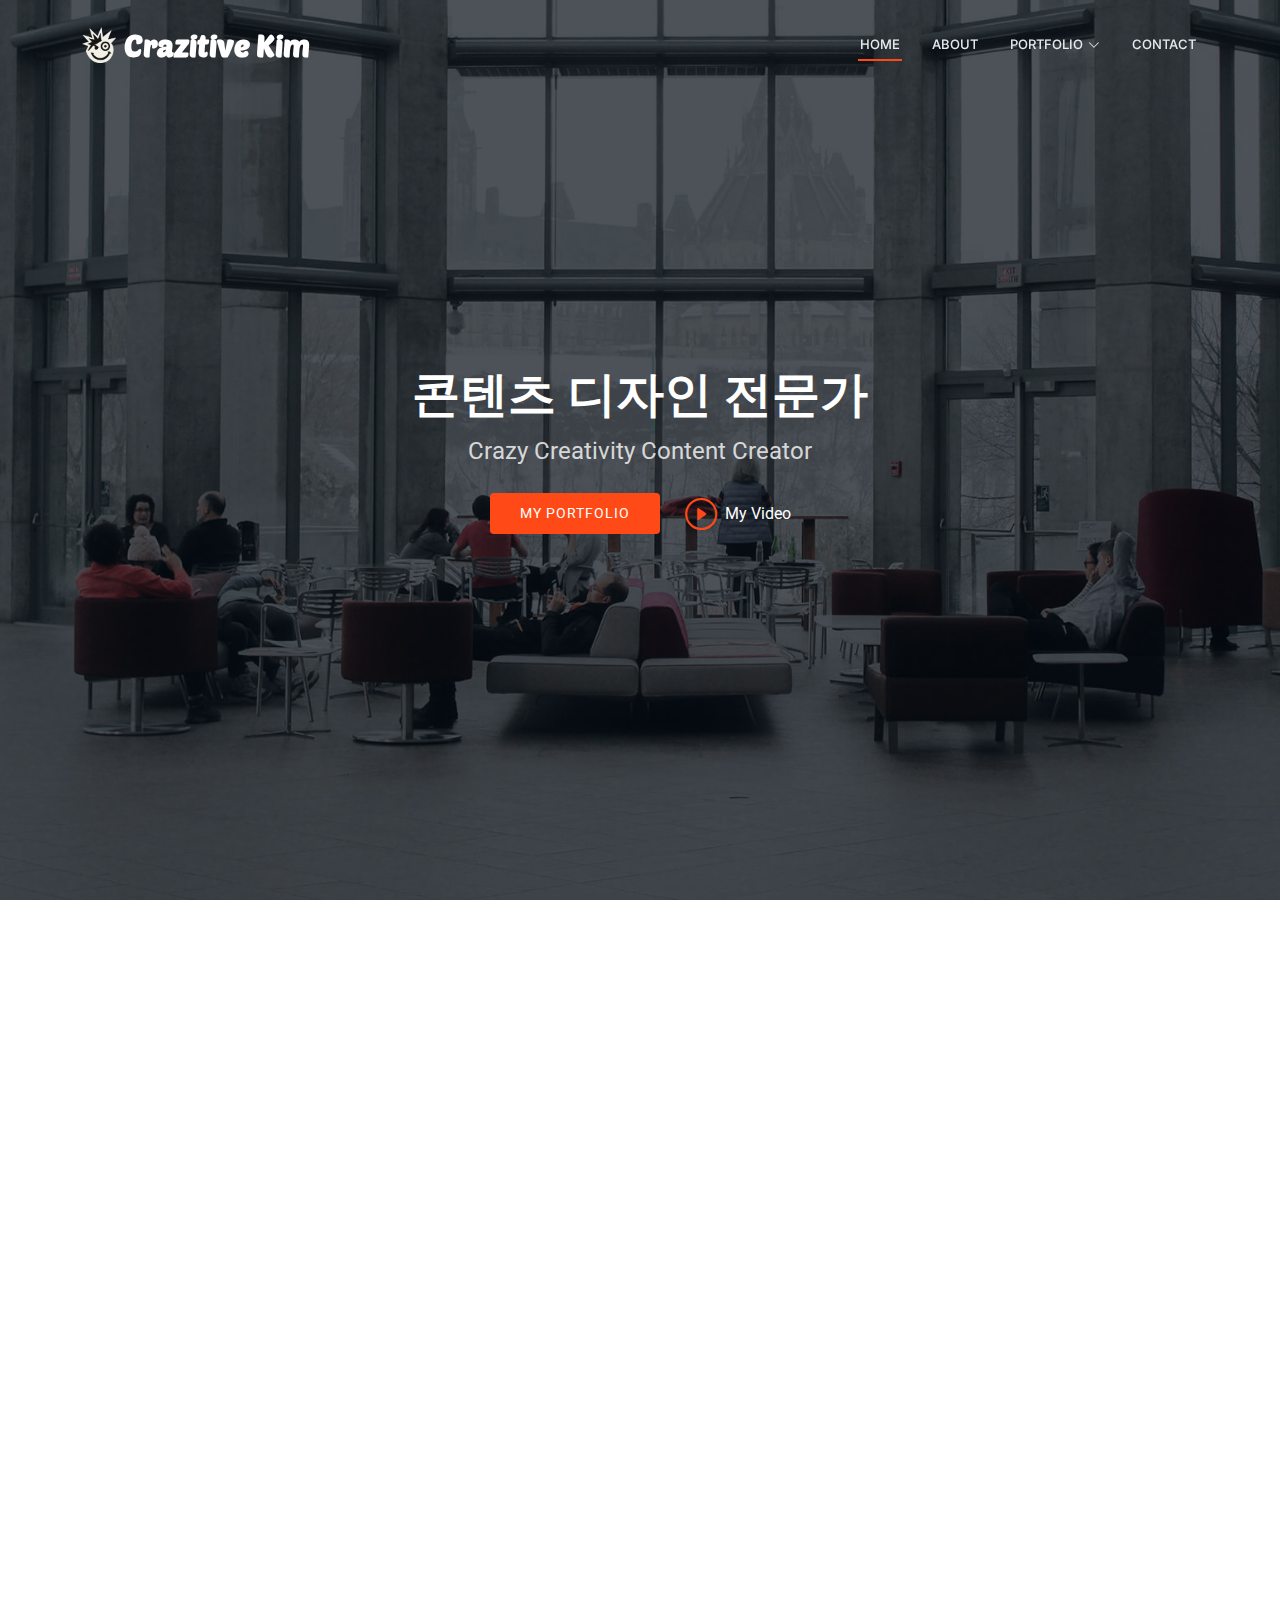
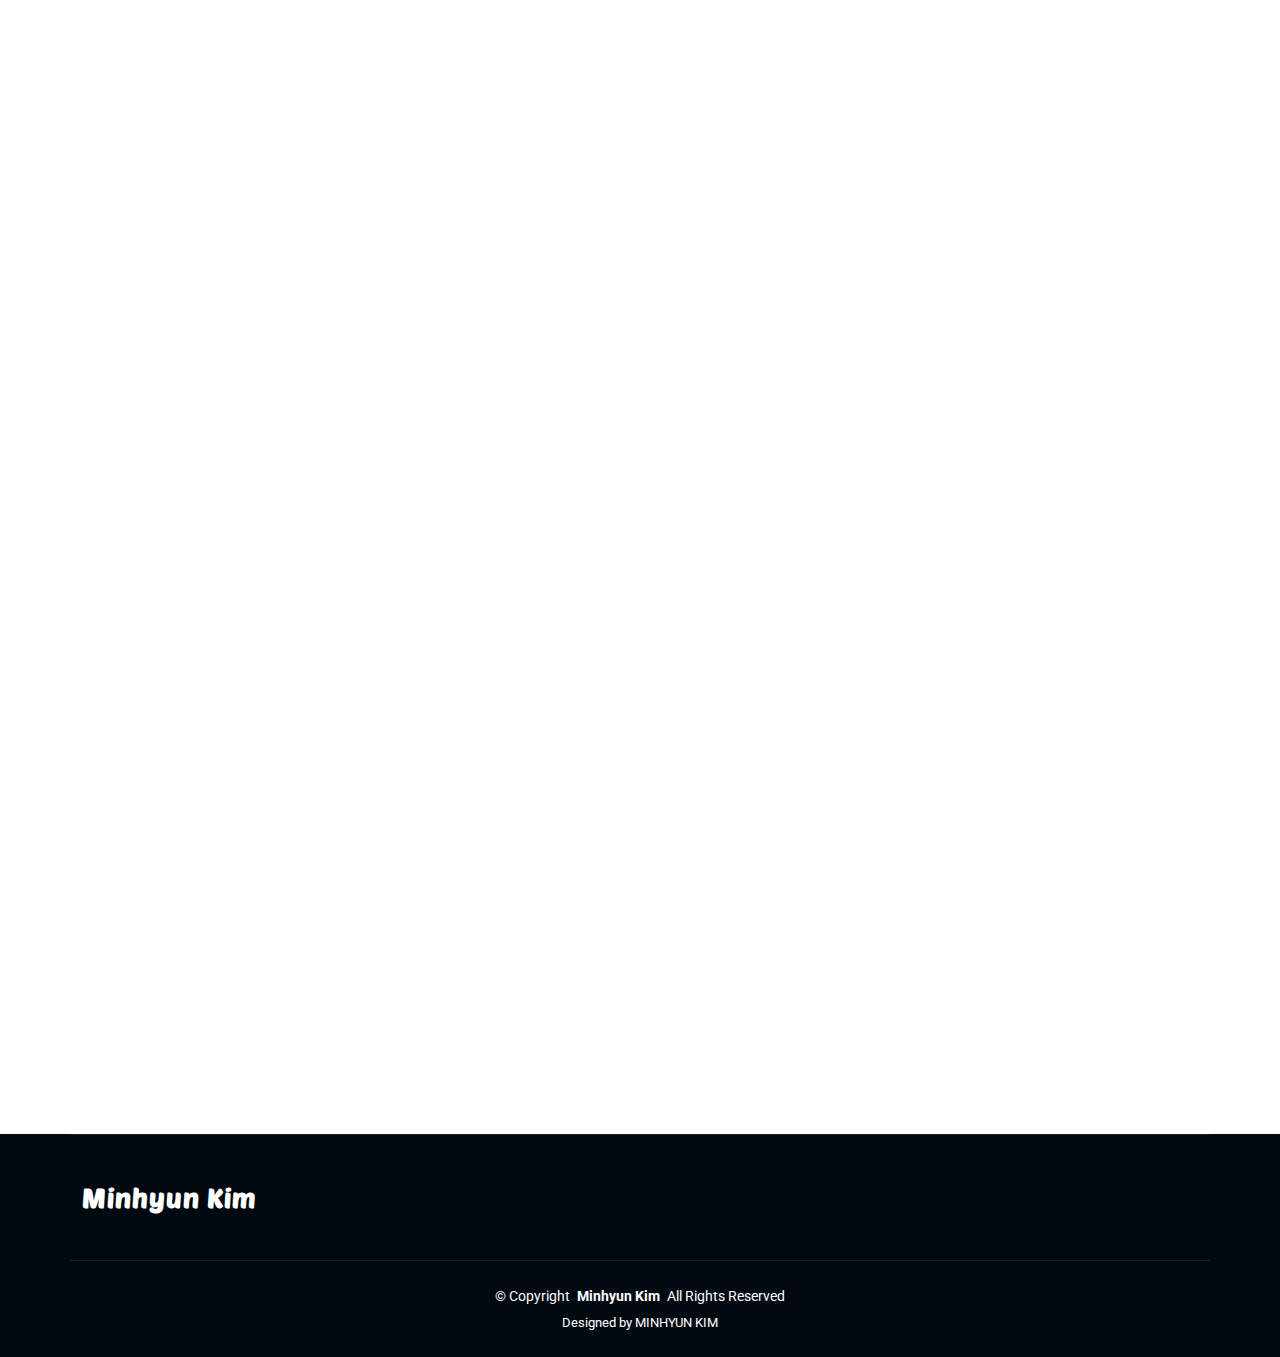
<file: index.html>
<!DOCTYPE html>
<html lang="ko">

<head> 
  <meta charset="utf-8">
  <meta content="width=device-width, initial-scale=1.0" name="viewport">
  <title>김민현의 포트폴리오</title>
  <meta name="author" content="김민현">
  <meta name="description" content="안녕하세요, 디자인 영상 전문입니다.">
  <meta name="keywords" content="포트폴리오, html, css, js, 영상">
  <meta name="robots" content="noindex, nofollow"> 

  <!-- Favicons -->
  <link href="assets/img/favicon2-32x32.png" rel="icon">
  <link href="assets/img/apple-touch-icon 2-180x180.png" rel="apple-touch-icon">

  <!-- Fonts -->
  <link href="https://fonts.googleapis.com" rel="preconnect">
  <link href="https://fonts.gstatic.com" rel="preconnect" crossorigin>
  <link href="https://fonts.googleapis.com/css2?family=Roboto:ital,wght@0,100;0,300;0,400;0,500;0,700;0,900;1,100;1,300;1,400;1,500;1,700;1,900&family=Raleway:ital,wght@0,100;0,200;0,300;0,400;0,500;0,600;0,700;0,800;0,900;1,100;1,200;1,300;1,400;1,500;1,600;1,700;1,800;1,900&family=Inter:wght@100;200;300;400;500;600;700;800;900&display=swap" rel="stylesheet">

  <!-- Vendor CSS Files -->
  <link href="assets/vendor/bootstrap/css/bootstrap.min.css" rel="stylesheet">
  <link href="assets/vendor/bootstrap-icons/bootstrap-icons.css" rel="stylesheet">
  <link href="assets/vendor/aos/aos.css" rel="stylesheet">
  <link href="assets/vendor/glightbox/css/glightbox.min.css" rel="stylesheet">
  <link href="assets/vendor/swiper/swiper-bundle.min.css" rel="stylesheet">

  <!-- Main CSS File -->
  <link href="assets/css/main.css" rel="stylesheet">


</head>

<body class="index-page">

  <header id="header" class="header d-flex align-items-center fixed-top">
    <div class="container-fluid container-xl position-relative d-flex align-items-center">

      <a href="index.html" class="logo d-flex align-items-center me-auto">
        <!-- Uncomment the line below if you also wish to use an image logo -->
        <img src="assets/img/상단아이콘2.png" alt="">
        <h1 class="sitename noto-kim">Crazitive Kim</h1>
      </a> 

      <nav id="navmenu" class="navmenu">
        <ul>
          <li><a href="#hero" class="active">Home</a></li>
          <li><a href="#about">About</a></li>
          <!-- <li><a href="#services">Services</a></li> -->
          

          <li class="dropdown"><a href="#portfolio"><span>Portfolio</span> <i class="bi bi-chevron-down toggle-dropdown"></i></a>
            <ul>
              <li><a href="#">디 자 인</a></li>
              <li><a href="#">영 상</a></li>
            </ul>
          </li>
          <li><a href="#contact">Contact</a></li>
        </ul>
        <i class="mobile-nav-toggle d-xl-none bi bi-view-list"></i>
      </nav>

      <!--<a class="cta-btn" href="index.html#about">Get Started</a>-->

    </div>
  </header>

  <main class="main">

    <!-- Hero Section -->
    <section id="hero" class="hero section dark-background">

      <img src="assets/img/hero-bg.jpg" alt="" data-aos="fade-in">

      <div class="container d-flex flex-column align-items-center">
        <h2 data-aos="fade-up" data-aos-delay="100">콘텐츠 디자인 전문가</h2>
        <p data-aos="fade-up" data-aos-delay="300">Crazy Creativity Content Creator</p>
        <div class="d-flex mt-4" data-aos="fade-up" data-aos-delay="300">
          <a href="#portfolio" class="btn-get-started">My Portfolio</a>
          <a href="./assets/img/김민현-나만의 슬라이드쇼 제작3.mp4" class="glightbox btn-watch-video d-flex align-items-center"><i class="bi bi-play-circle"></i><span>My Video</span></a>
        </div>
      </div>

    </section><!-- /Hero Section -->

    <!-- About Section -->
    <section id="about" class="about section">

      <div class="container">

        <div class="row gy-4">
          <div class="col-lg-6" data-aos="fade-up" data-aos-delay="100">
            <h3>정상적인 콘텐츠는 만들 줄 몰라요. 그게 매력이죠.</h3>
            <img src="assets/img/메인이미지1.png" class="img-fluid rounded-4 mb-4" alt="">
            <p>저는 '정상'이라는 프레임 밖에서 시작합니다. 콘텐츠는 질서가 아닌 감정으로 움직이니까요. 혼란, 몰입, 웃음, 그리고 잠깐의 미침. 저는 그 감정을 디자인합니다.</p>
            <p>콘텐츠를 만든다는 건, 보이는 것만 만드는 일이 아니에요. 읽히고, 기억되고, 마음에 남는 것까지 설계하는 일이죠. 저는 그걸 ‘진짜 미친 콘텐츠’라고 부릅니다.</p>
          
          </div>
          <div class="col-lg-6" data-aos="fade-up" data-aos-delay="250">
            <div class="content ps-0 ps-lg-5">
              <p class="fst-italic">
                “좋은 콘텐츠는 기억에 남고, 미친 콘텐츠는 뇌에 남습니다. 저는 후자를 만듭니다.”
              </p>
              <ul>
                <li><i class="bi bi-check-circle-fill"></i> <span>저는 정보보다 자극을, 논리보다 감정을 먼저 설계합니다.</span></li>
                <li><i class="bi bi-check-circle-fill"></i> <span>사람들은 논리로 클릭하지 않고, 감정으로 반응합니다.</span></li>
                <li><i class="bi bi-check-circle-fill"></i> <span>‘왜 기억에 남는지’ 설명할 수 없는 콘텐츠가 진짜입니다.</span></li>
                <li><i class="bi bi-check-circle-fill"></i> <span>스크롤을 멈추게 하고, 생각을 멈추지 못하게 만듭니다.</span></li>
                <li><i class="bi bi-check-circle-fill"></i> <span>콘텐츠 하나에 빠지면, 연쇄 반응이 터지게 설계합니다.</span></li>
              </ul>
              <p>
                “제 콘텐츠는 한 번 보면 끝이 아닙니다. 다시 보고 싶고, 공유하고 싶고, 따라 하고 싶게 만듭니다. 그게 진짜 중독이죠.” </p>

              <div class="position-relative mt-4">
                <img src="assets/img/about-2.jpg" class="img-fluid rounded-4" alt="">
                <a href="https://www.youtube.com/watch?v=lgBXEVz1nqU" class="glightbox pulsating-play-btn"></a>
              </div>
            </div>
          </div>
        </div>

      </div>

    </section><!-- /About Section -->

    <!-- tabs Section
        <section id="tabs" class="tabs section my-5">
            <div class="container section-title" data-aos="fade-up">
                <h2>Departments</h2>
                <p>Necessitatibus eius consequatur ex aliquid fuge</p>
            </div>
            <div class="container" data-aos="fade-up" 
            data-aos-delay="100">
                <div class="row">
                    <div class="col-lg-2">
                        <ul class="nav nav-tabs flex-column">
                            <li class="nav-item"><a class="nav-link active show"
                            data-bs-toggle="tab" href="#tabs-tab-1">상세 페이지 1</a></li>
                            <li class="nav-item"><a class="nav-link"
                            data-bs-toggle="tab" href="#tabs-tab-2">상세 페이지 2</a></li>
                            <li class="nav-item"><a class="nav-link"
                            data-bs-toggle="tab" href="#tabs-tab-3">상세 페이지 3</a></li>
                            <li class="nav-item"><a class="nav-link"
                            data-bs-toggle="tab" href="#tabs-tab-4">상세 페이지 4</a></li>
                            <li class="nav-item"><a class="nav-link"
                            data-bs-toggle="tab" href="#tabs-tab-5">상세 페이지 5</a></li>
                        </ul>
                    </div>
                    <div class="col-lg-10 mt-5 mt-lg-0">
                        <div class="tab-content">
                            <div class="tab-pane active show" id="tabs-tab-1">
                                <div class="row">
                                    <div class="col-lg-8 details order-2
                                    order-lg-1">
                                        <h3>상세 페이지 설명 1</h3>
                                        <p class="fst-italic">Lorem ipsum dolor sit amet consectetur adipisicing elit. Tempora quidem p</p>
                                        <p>Lorem ipsum dolor sit amet consectetur adipisicing elit. Tempora quidem p</p>
                                    </div>
                                    <div class="col-lg-4 text-center
                                    order-2 order-lg-1">
                                        <a href="./assets/img/상세페이지 제작(완성)_김민현2.png">
                                        <img src="./assets/img/상세페이지 제작(완성)_김민현2.png" 
                                        alt="" class="img-fluid"></a>
                                    </div>
                                </div>
                            </div>

                            <div class="tab-pane " id="tabs-tab-2">
                                <div class="row">
                                    <div class="col-lg-8 details order-2
                                    order-lg-1">
                                        <h3>상세 페이지 설명 2</h3>
                                        <p class="fst-italic">Lorem ipsum dolor sit amet consectetur adipisicing elit. Tempora quidem p</p>
                                        <p>Lorem ipsum dolor sit amet consectetur adipisicing elit. Tempora quidem p</p>
                                    </div>
                                    <div class="col-lg-4 text-center
                                    order-2 order-lg-1">
                                        <a href="./assets/img/1.jpg">
                                        <img src="./assets/img/1.jpg" 
                                        alt="" class="img-fluid"></a>
                                    </div>
                                </div>
                            </div>

                            <div class="tab-pane " id="tabs-tab-3">
                                <div class="row">
                                    <div class="col-lg-8 details order-2
                                    order-lg-1">
                                        <h3>상세 페이지 설명 3</h3>
                                        <p class="fst-italic">Lorem ipsum dolor sit amet consectetur adipisicing elit. Tempora quidem p</p>
                                        <p>Lorem ipsum dolor sit amet consectetur adipisicing elit. Tempora quidem p</p>
                                    </div>
                                    <div class="col-lg-4 text-center
                                    order-2 order-lg-1">
                                        <a href="./assets/img/1.jpg">
                                        <img src="./assets/img/1.jpg" 
                                        alt="" class="img-fluid"></a>
                                    </div>
                                </div>
                            </div>

                            <div class="tab-pane " id="tabs-tab-4">
                                <div class="row">
                                    <div class="col-lg-8 details order-2
                                    order-lg-1">
                                        <h3>상세 페이지 설명 4</h3>
                                        <p class="fst-italic">Lorem ipsum dolor sit amet consectetur adipisicing elit. Tempora quidem p</p>
                                        <p>Lorem ipsum dolor sit amet consectetur adipisicing elit. Tempora quidem p</p>
                                    </div>
                                    <div class="col-lg-4 text-center
                                    order-2 order-lg-1">
                                        <a href="./assets/img/1.jpg">
                                        <img src="./assets/img/1.jpg" 
                                        alt="" class="img-fluid"></a>
                                    </div>
                                </div>
                            </div>

                            <div class="tab-pane " id="tabs-tab-5">
                                <div class="row">
                                    <div class="col-lg-8 details order-2
                                    order-lg-1">
                                        <h3>상세 페이지 설명 5</h3>
                                        <p class="fst-italic">Lorem ipsum dolor sit amet consectetur adipisicing elit. Tempora quidem p</p>
                                        <p>Lorem ipsum dolor sit amet consectetur adipisicing elit. Tempora quidem p</p>
                                    </div>
                                    <div class="col-lg-4 text-center
                                    order-2 order-lg-1">
                                        <a href="./assets/img/1.jpg">
                                        <img src="./assets/img/1.jpg" 
                                        alt="" class="img-fluid"></a>
                                    </div>
                                </div>
                            </div>
                        </div>
                    </div>

                </div>

            </div>-->
        </section> <!-- tabs Section--> 
        
    

    <!-- Portfolio Section -->
    <section id="portfolio" class="portfolio section">

      <!-- Section Title -->
      <div class="container section-title" data-aos="fade-up">
        <h2>Portfolio</h2>
        <p>CHECK OUR PORTFOLIO</p>
      </div><!-- End Section Title -->

      <div class="container">

        <div class="isotope-layout" data-default-filter="*" data-layout="masonry" data-sort="original-order">

          <ul class="portfolio-filters isotope-filters" data-aos="fade-up" data-aos-delay="100">
            <li data-filter="*" class="filter-active">All</li>
            <li data-filter=".filter-Design">Design</li>
            <li data-filter=".filter-Video">Video</li>
          </ul><!-- End Portfolio Filters -->

          <div class="row gy-4 isotope-container" data-aos="fade-up" data-aos-delay="200">

            <div class="col-lg-4 col-md-6 portfolio-item isotope-item filter-Design">
              <div class="portfolio-content h-100">
                <img src="assets/img/portfolio/상세페이지 표지.png" class="img-fluid" alt="">
                <div class="portfolio-info">
                  <h4>Design</h4>
                  <p>상세페이지 디자인</p>
                  
                  <a href="portfolio-details.html" title="More Details" class="details-link"><i class="bi bi-link-45deg"></i></a>
                </div>
              </div>
            </div><!-- End Portfolio Item -->

            <div class="col-lg-4 col-md-6 portfolio-item isotope-item filter-Video">
              <div class="portfolio-content h-100">
                <img src="assets/img/portfolio/슬라이드쇼표지.png" class="img-fluid" alt="">
                <div class="portfolio-info">
                  <h4>Video</h4>
                  <p>슬라이드쇼</p>
                  
                  <a href="portfolio-details1.html" title="More Details" class="details-link"><i class="bi bi-link-45deg"></i></a>
                </div>
              </div>
            </div><!-- End Portfolio Item -->

            <div class="col-lg-4 col-md-6 portfolio-item isotope-item filter-Video">
              <div class="portfolio-content h-100">
                <img src="assets/img/portfolio/핫플레이스표지.jpg" class="img-fluid" alt="">
                <div class="portfolio-info">
                  <h4>Video</h4>
                  <p>나만의 핫플레이스</p>
                  <a href="portfolio-details2.html" title="More Details" class="details-link"><i class="bi bi-link-45deg"></i></a>
                </div>
              </div>
            </div><!-- End Portfolio Item -->

            <div class="col-lg-4 col-md-6 portfolio-item isotope-item filter-Video">
              <div class="portfolio-content h-100">
                <img src="assets/img/portfolio/커피광고영상표지.png" class="img-fluid" alt="">
                <div class="portfolio-info">
                  <h4>Video</h4>
                  <p>커피 광고 영상</p>
                  <a href="portfolio-details3.html" title="More Details" class="details-link"><i class="bi bi-link-45deg"></i></a>
                </div>
              </div>
            </div><!-- End Portfolio Item -->

            <div class="col-lg-4 col-md-6 portfolio-item isotope-item filter-Video">
              <div class="portfolio-content h-100">
                <img src="assets/img/portfolio/ai자동차광고영상표지.png" class="img-fluid" alt="">
                <div class="portfolio-info">
                  <h4>Video</h4>
                  <p>AI 자동차 광고 영상</p>
                  <a href="portfolio-details4.html" title="More Details" class="details-link"><i class="bi bi-link-45deg"></i></a>
                </div>
              </div>
            </div><!-- End Portfolio Item -->

            <div class="col-lg-4 col-md-6 portfolio-item isotope-item filter-Video">
              <div class="portfolio-content h-100">
                <img src="assets/img/portfolio/피규어광고영상표지.png" class="img-fluid" alt="">
                <div class="portfolio-info">
                  <h4>Video</h4>
                  <p>피규어 광고 영상</p>
                  <a href="portfolio-details5.html" title="More Details" class="details-link"><i class="bi bi-link-45deg"></i></a>
                </div>
              </div>
            </div><!-- End Portfolio Item -->

            <div class="col-lg-4 col-md-6 portfolio-item isotope-item filter-Video">
              <div class="portfolio-content h-100">
                <img src="assets/img/portfolio/학원홍보영상표지.png" class="img-fluid" alt="">
                <div class="portfolio-info">
                  <h4>Video</h4>
                  <p>학원 홍보 영상</p>
                  <a href="portfolio-details6.html" title="More Details" class="details-link"><i class="bi bi-link-45deg"></i></a>
                </div>
              </div>
            </div><!-- End Portfolio Item -->

            <div class="col-lg-4 col-md-6 portfolio-item isotope-item filter-Video">
              <div class="portfolio-content h-100">
                <img src="assets/img/portfolio/나만의단편영화표지.png" class="img-fluid" alt="">
                <div class="portfolio-info">
                  <h4>Video</h4>
                  <p>단편영화</p>
                  <a href="portfolio-details7.html" title="More Details" class="details-link"><i class="bi bi-link-45deg"></i></a>
                </div>
              </div>
            </div><!-- End Portfolio Item -->

            <div class="col-lg-4 col-md-6 portfolio-item isotope-item filter-Design">
              <div class="portfolio-content h-100">
                <img src="assets/img/MO표지.png" class="img-fluid" alt="">
                <div class="portfolio-info">
                  <h4>Design</h4>
                  <p>로고&심볼 디자인</p>
                  
                  <a href="portfolio-details8.html" title="More Details" class="details-link"><i class="bi bi-link-45deg"></i></a>
                </div>
              </div>
            </div><!-- End Portfolio Item -->

            <div class="col-lg-4 col-md-6 portfolio-item isotope-item filter-Design">
              <div class="portfolio-content h-100">
                <img src="assets/img/장애인고용센터표지.png" class="img-fluid" alt="">
                <div class="portfolio-info">
                  <h4>Design</h4>
                  <p>로고&심볼 디자인</p>
                  
                  <a href="portfolio-details9.html" title="More Details" class="details-link"><i class="bi bi-link-45deg"></i></a>
                </div>
              </div>
            </div><!-- End Portfolio Item -->

            <div class="col-lg-4 col-md-6 portfolio-item isotope-item filter-Design">
              <div class="portfolio-content h-100">
                <img src="assets/img/portfolio/Frame 1.png" class="img-fluid" alt="">
                <div class="portfolio-info">
                  <h4>Design</h4>
                  <p>UX 디자인</p>
                  
                  <a href="portfolio-details10.html" title="More Details" class="details-link"><i class="bi bi-link-45deg"></i></a>
                </div>
              </div>
            </div><!-- End Portfolio Item -->

            <div class="col-lg-4 col-md-6 portfolio-item isotope-item filter-Design">
              <div class="portfolio-content h-100">
                <img src="assets/img/portfolio/캡슐립1.png" class="img-fluid" alt="">
                <div class="portfolio-info">
                  <h4>Design</h4>
                  <p>UI 디자인</p>
                  
                  <a href="portfolio-details11.html" title="More Details" class="details-link"><i class="bi bi-link-45deg"></i></a>
                </div>
              </div>
            </div><!-- End Portfolio Item -->

            <div class="col-lg-4 col-md-6 portfolio-item isotope-item filter-Design">
              <div class="portfolio-content h-100">
                <img src="assets/img/portfolio/군소리1.png" class="img-fluid" alt="">
                <div class="portfolio-info">
                  <h4>Design</h4>
                  <p>UI 디자인</p>
                  
                  <a href="portfolio-details12.html" title="More Details" class="details-link"><i class="bi bi-link-45deg"></i></a>
                </div>
              </div>
            </div><!-- End Portfolio Item -->

            <div class="col-lg-4 col-md-6 portfolio-item isotope-item filter-Design">
              <div class="portfolio-content h-100">
                <img src="assets/img/portfolio/군소리UX 1.png" class="img-fluid" alt="">
                <div class="portfolio-info">
                  <h4>Design</h4>
                  <p>UX 디자인</p>
                  
                  <a href="portfolio-details13.html" title="More Details" class="details-link"><i class="bi bi-link-45deg"></i></a>
                </div>
              </div>
            </div><!-- End Portfolio Item -->

           
            


          </div><!-- End Portfolio Container -->

        </div>

      </div>

    </section><!-- /Portfolio Section -->


    <!-- Contact Section -->
    <section id="contact" class="contact section">

      <!-- Section Title -->
      <div class="container section-title" data-aos="fade-up">
        <h2>Contact</h2>
        <p>궁금한 점이 있다면 언제든지 연락주세요</p>
      </div><!-- End Section Title -->

      <div class="container" data-aos="fade-up" data-aos-delay="100">

        <div class="row gy-4">
          <div class="col-lg-6 ">
            <div class="row gy-4">

              <div class="col-lg-12">
                <div class="info-item d-flex flex-column justify-content-center align-items-center" data-aos="fade-up" data-aos-delay="200">
                  <i class="bi bi-geo-alt"></i>
                  <h3>Address</h3>
                  <p>부산시 해운대구 삼어로61, 우방아파트</p>
                </div>
              </div><!-- End Info Item -->

              <div class="col-md-6">
                <div class="info-item d-flex flex-column justify-content-center align-items-center" data-aos="fade-up" data-aos-delay="300">
                  <i class="bi bi-telephone"></i>
                  <h3>Call Us</h3>
                  <p>010-5446-0258</p>
                </div>
              </div><!-- End Info Item -->

              <div class="col-md-6">
                <div class="info-item d-flex flex-column justify-content-center align-items-center" data-aos="fade-up" data-aos-delay="400">
                  <i class="bi bi-envelope"></i>
                  <h3>Email Us</h3>
                  <p>leap8843@naver.com</p>
                </div>
              </div><!-- End Info Item -->

            </div>
          </div>

          <div class="col-lg-6">
            <form class="php-email-form" data-aos="fade-up" data-aos-delay="500">
              <div class="row gy-4">

                <div class="col-md-6">
                  <input type="text" name="name" class="form-control" placeholder="Your Name" required="">
                </div>

                <div class="col-md-6 ">
                  <input type="email" class="form-control" name="email" placeholder="Your Email" required="">
                </div>

                <div class="col-md-12">
                  <input type="text" class="form-control" name="subject" placeholder="Subject" required="">
                </div>

                <div class="col-md-12">
                  <textarea class="form-control" name="message" rows="4" placeholder="Message" required=""></textarea>
                </div>

                <div class="col-md-12 text-center">
                  

                  <button type="submit">Send Message</button>
                  <button type="reset">Reset Message</button>
                </div>

              </div>
            </form>
          </div><!-- End Contact Form -->

        </div>

      </div>

    </section><!-- /Contact Section -->

  </main>

  <footer id="footer" class="footer dark-background">

    <div class="container footer-top">
      <div class="row gy-4">
        <div class="col-lg-4 col-md-6 footer-about">
          <a href="index.html" class="logo d-flex align-items-center">
            <span class="sitename noto-kim">Minhyun Kim</span>
          </a>
          
        </div>





      </div>
    </div>

    <div class="container copyright text-center mt-4">
      <p>© <span>Copyright</span> <strong class="px-1 sitename">Minhyun Kim</strong> <span>All Rights Reserved</span></p>
      <div class="credits">
       
        Designed by MINHYUN KIM
      </div>
    </div>

  </footer>

  <!-- Scroll Top -->
  <a href="#" id="scroll-top" class="scroll-top d-flex align-items-center justify-content-center"><i class="bi bi-arrow-up-short"></i></a>

  <!-- Preloader -->
  <div id="preloader"></div>

  <!-- Vendor JS Files -->
  <script src="assets/vendor/bootstrap/js/bootstrap.bundle.min.js"></script>
  <script src="assets/vendor/aos/aos.js"></script>
  <script src="assets/vendor/glightbox/js/glightbox.min.js"></script>
  <script src="assets/vendor/purecounter/purecounter_vanilla.js"></script>
  <script src="assets/vendor/swiper/swiper-bundle.min.js"></script>
  <script src="assets/vendor/imagesloaded/imagesloaded.pkgd.min.js"></script>
  <script src="assets/vendor/isotope-layout/isotope.pkgd.min.js"></script>

  <!-- Main JS File -->
  <script src="assets/js/main.js"></script>

 

</body>

</html>

</body>

</html>
</file>
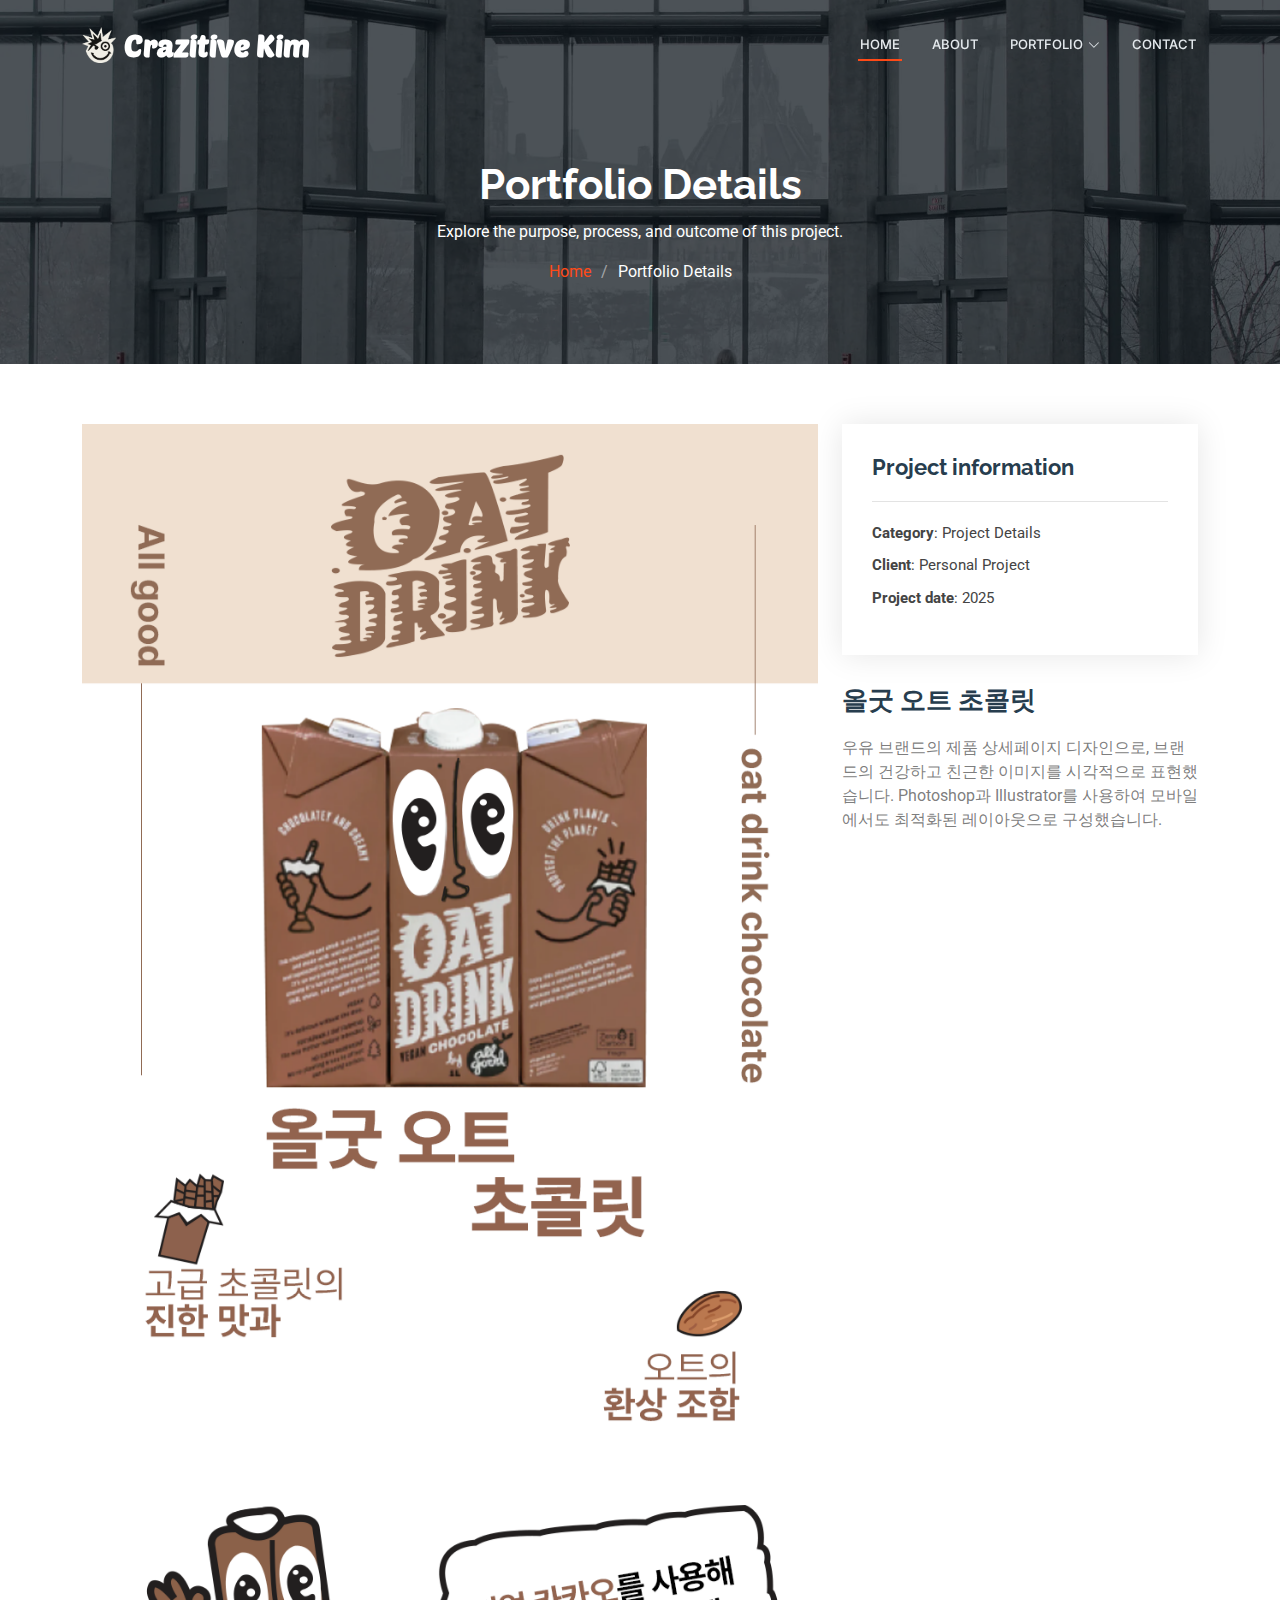
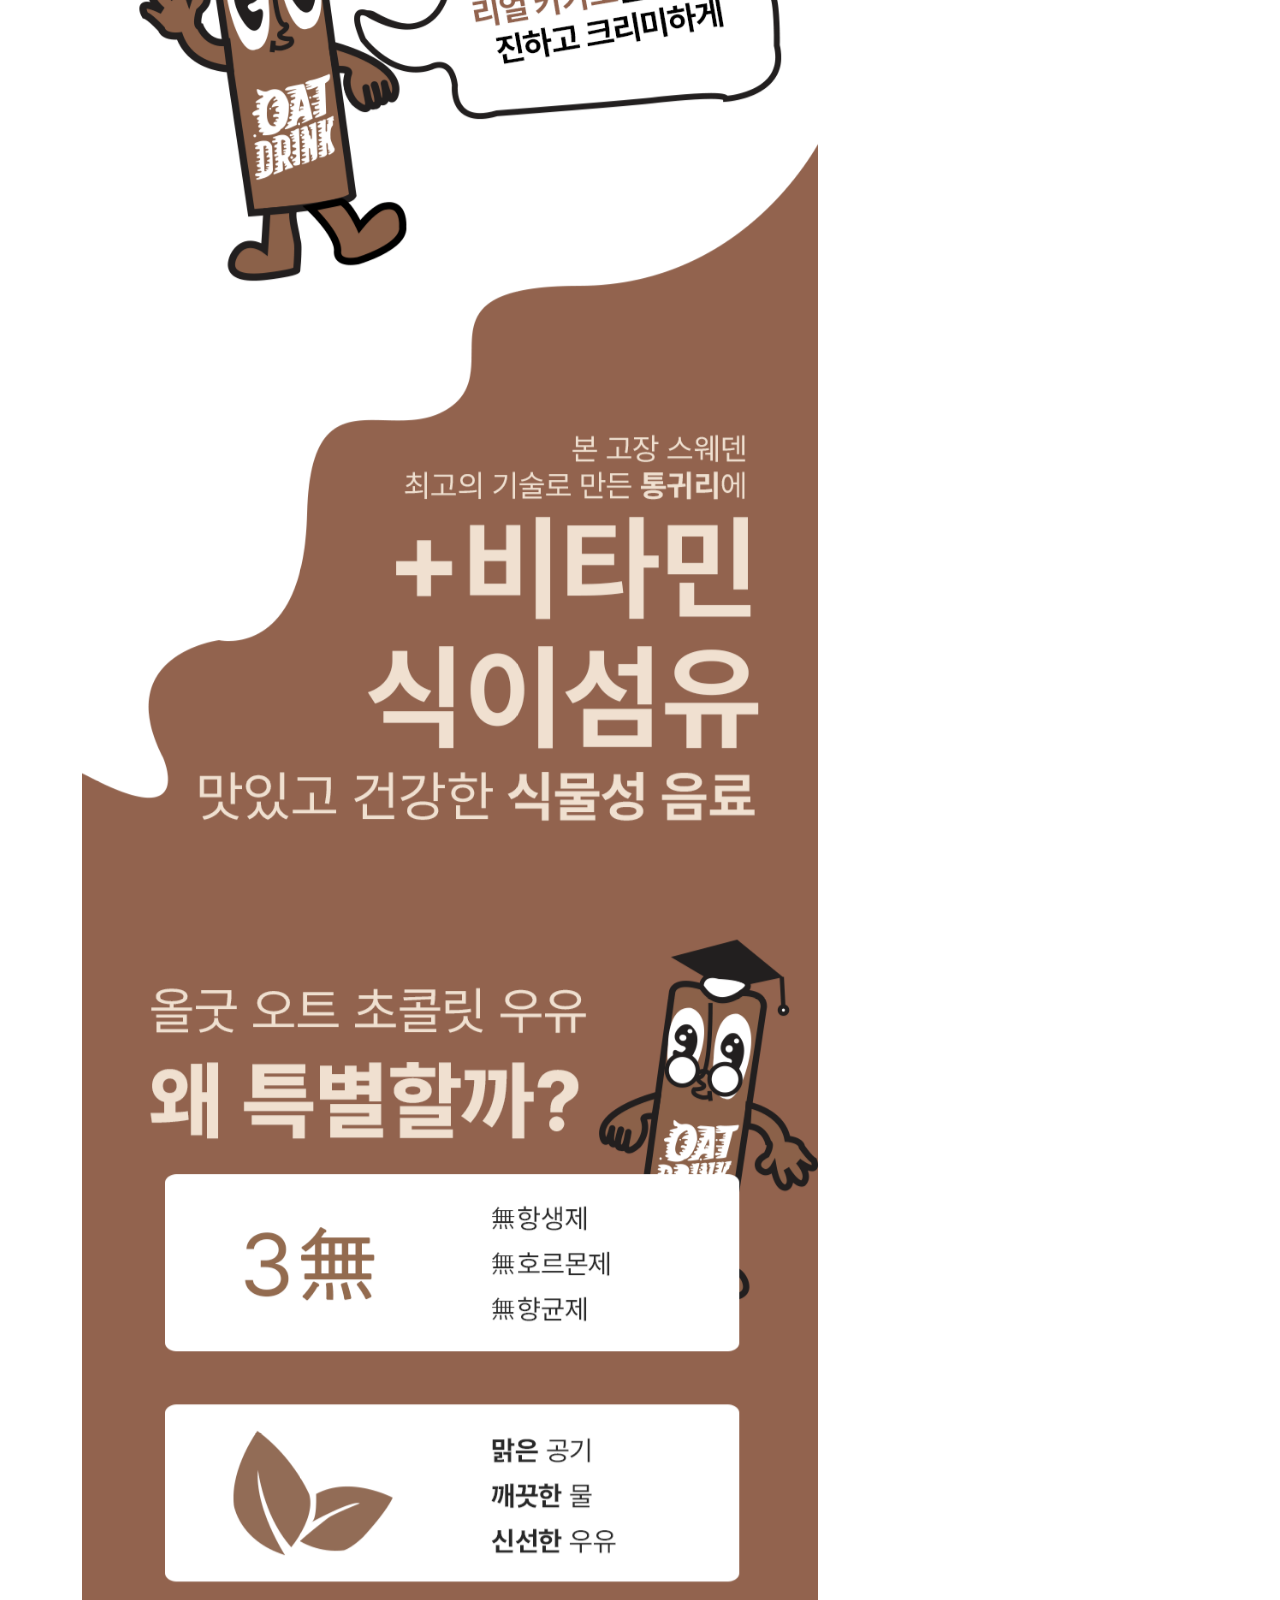
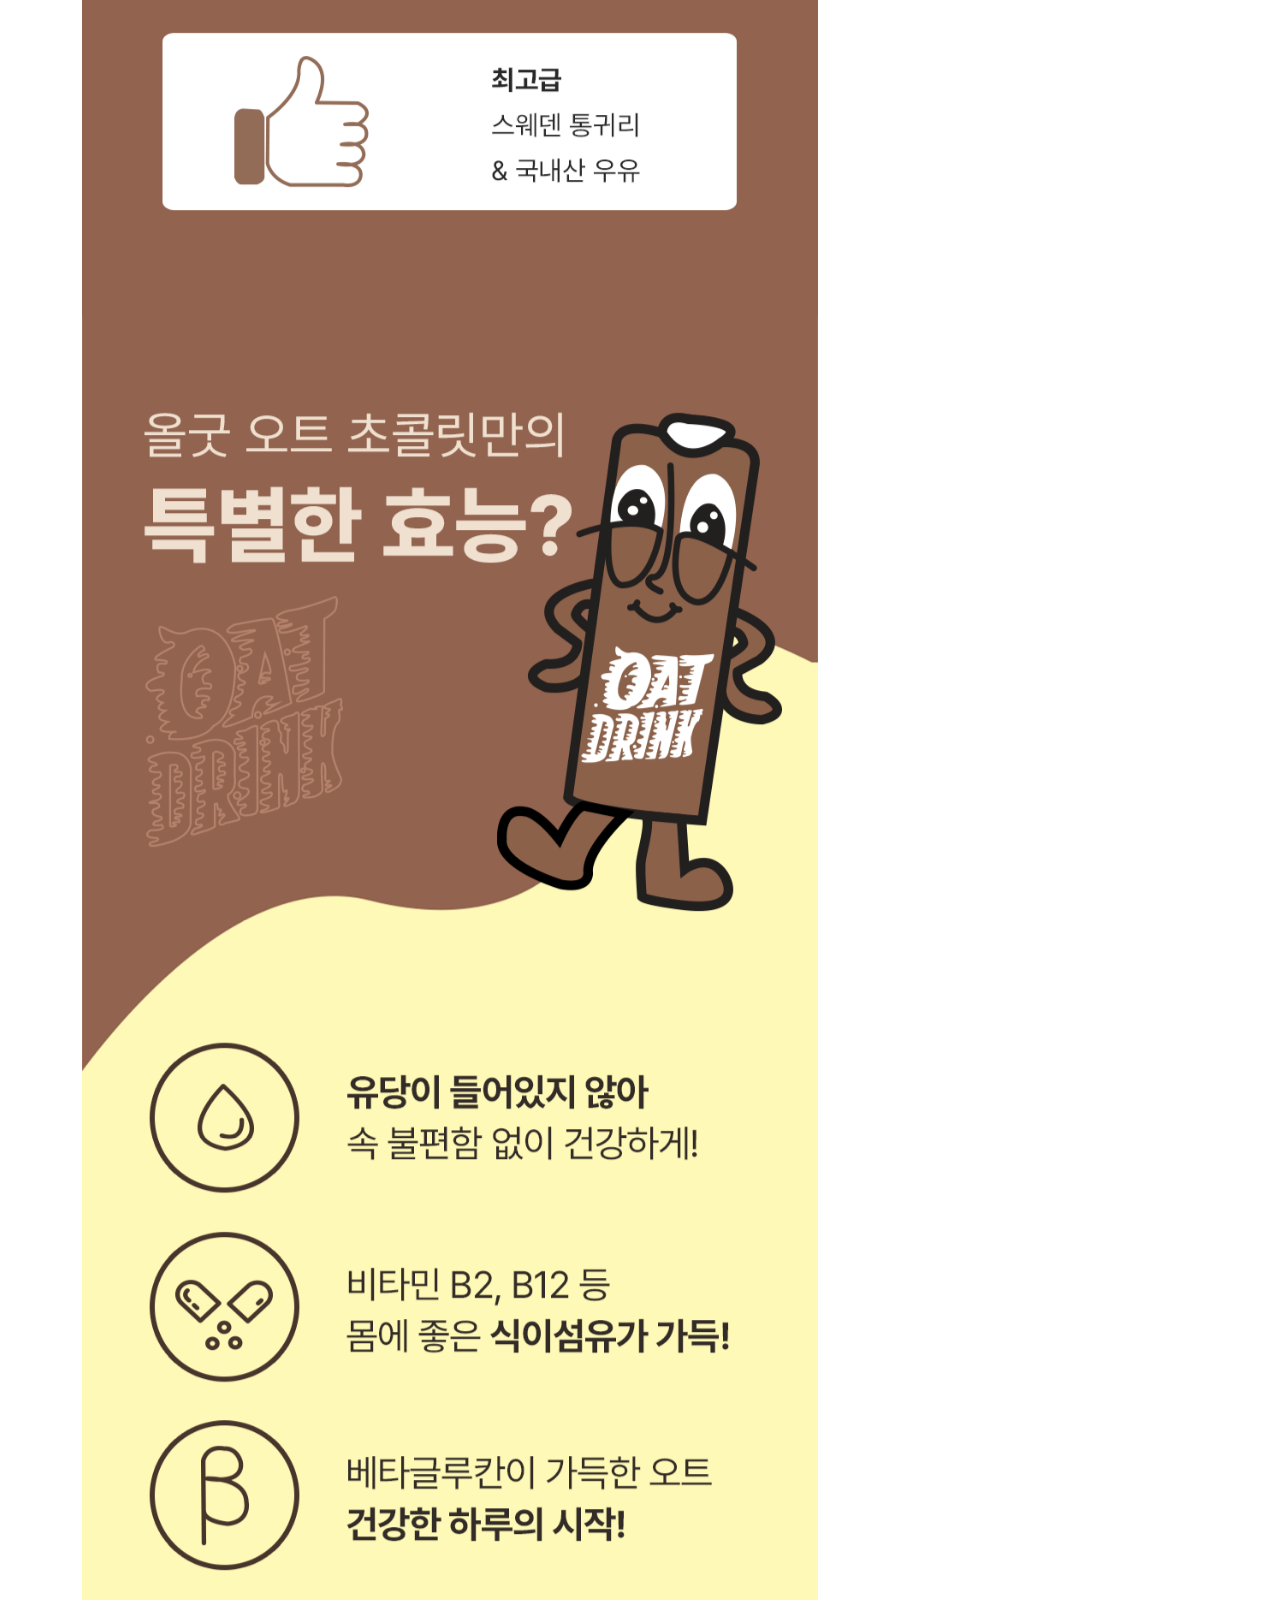
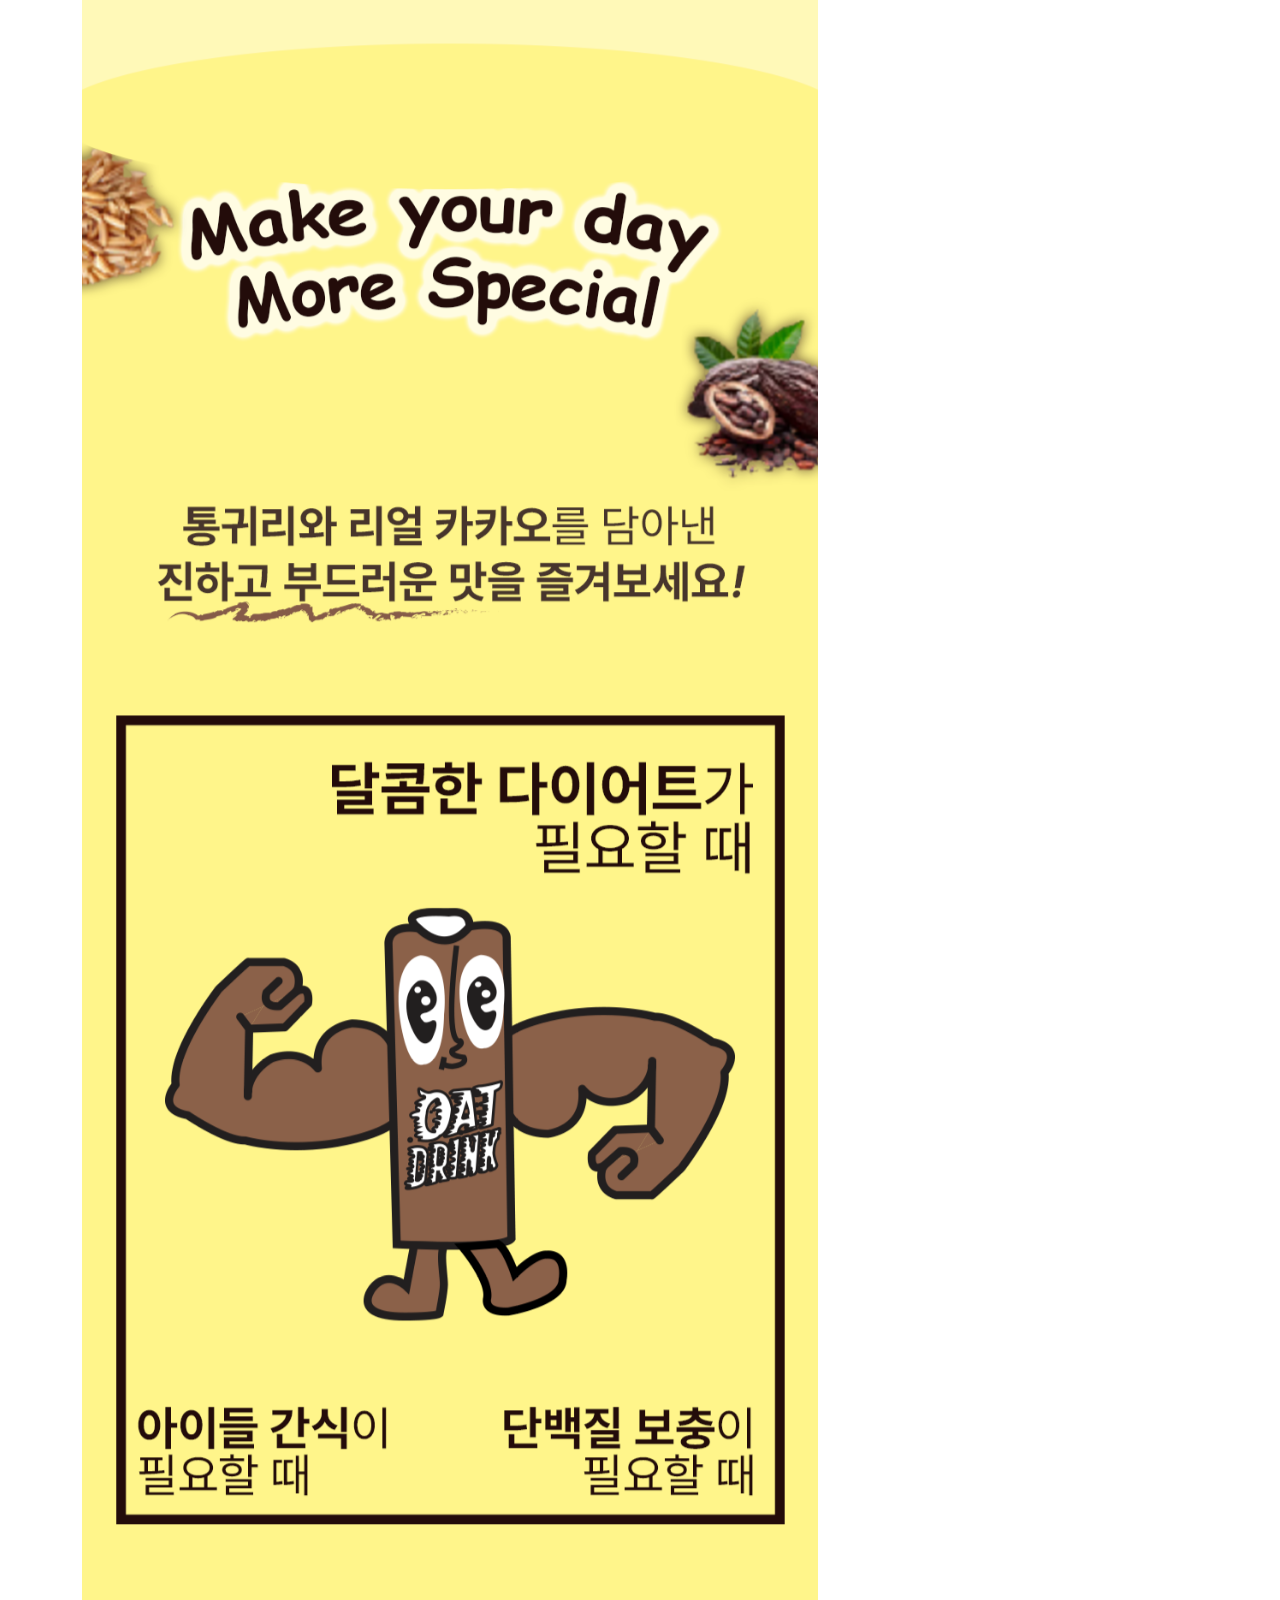
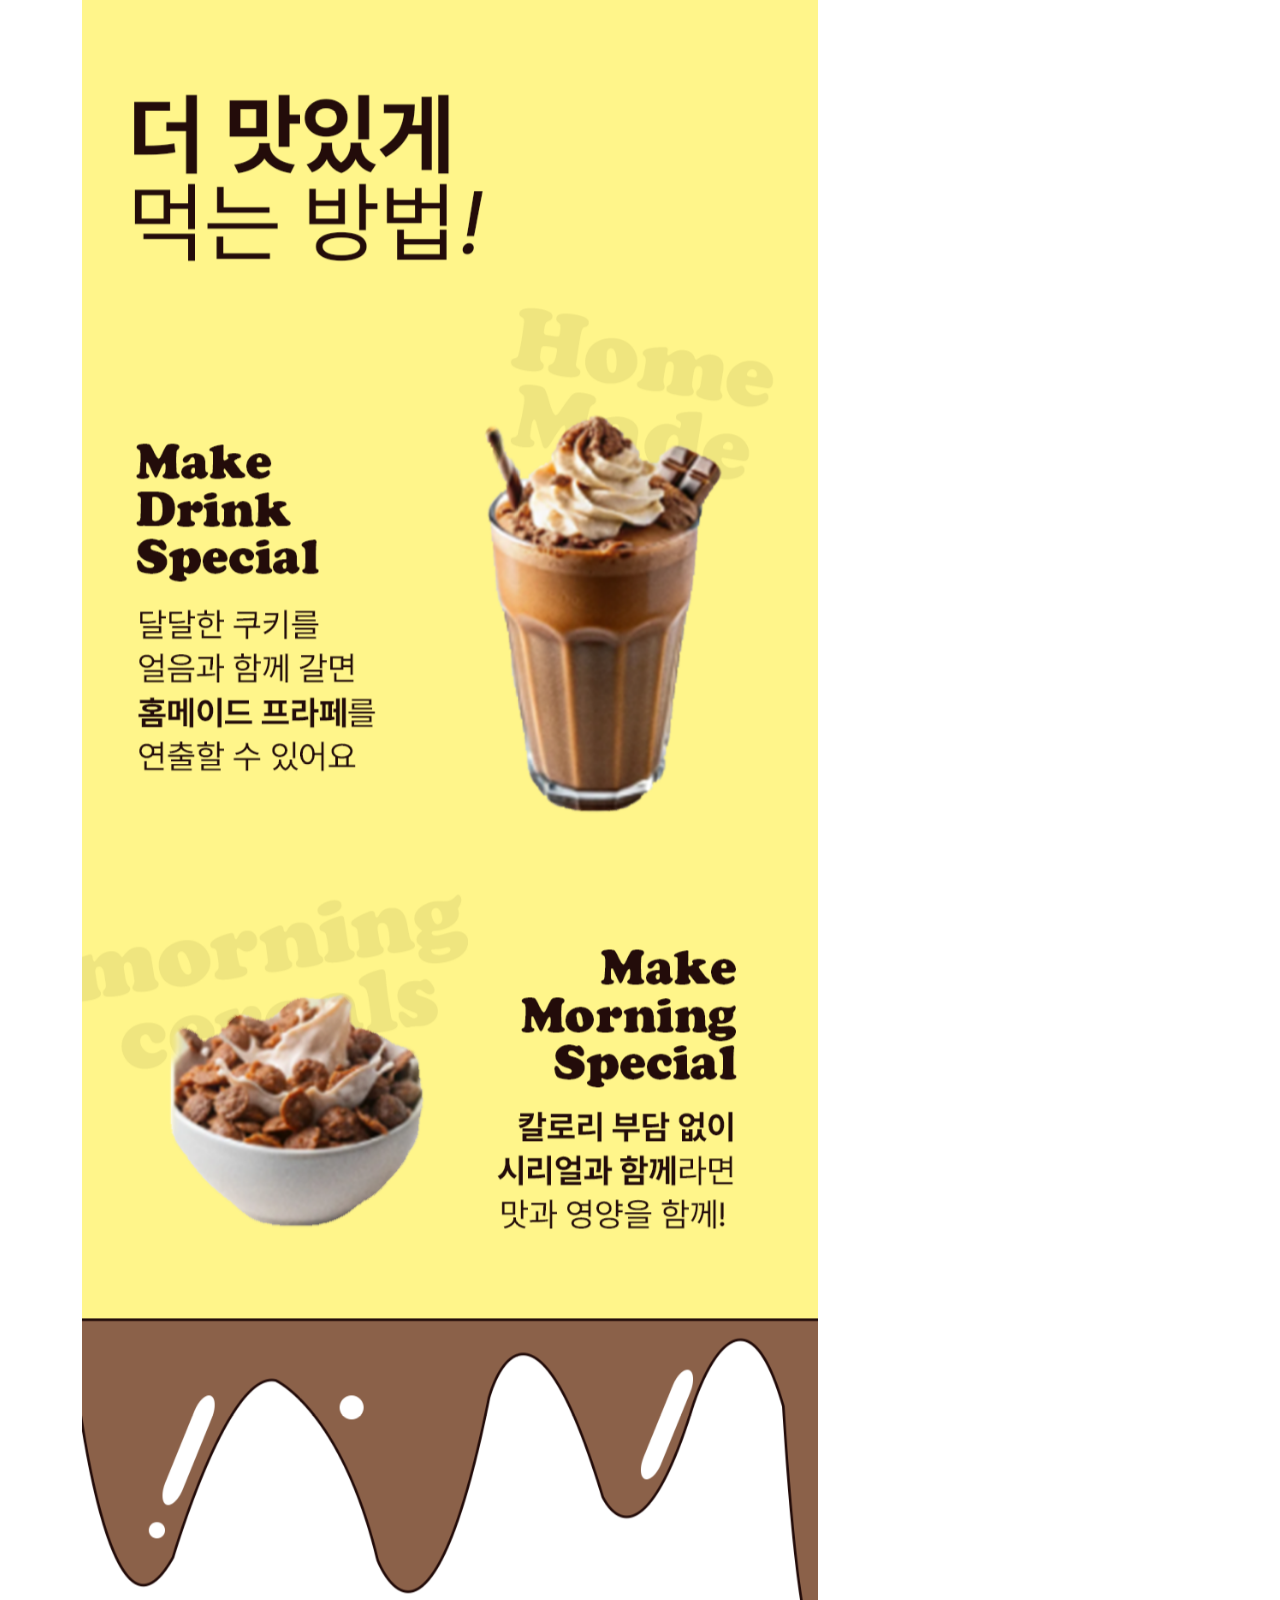
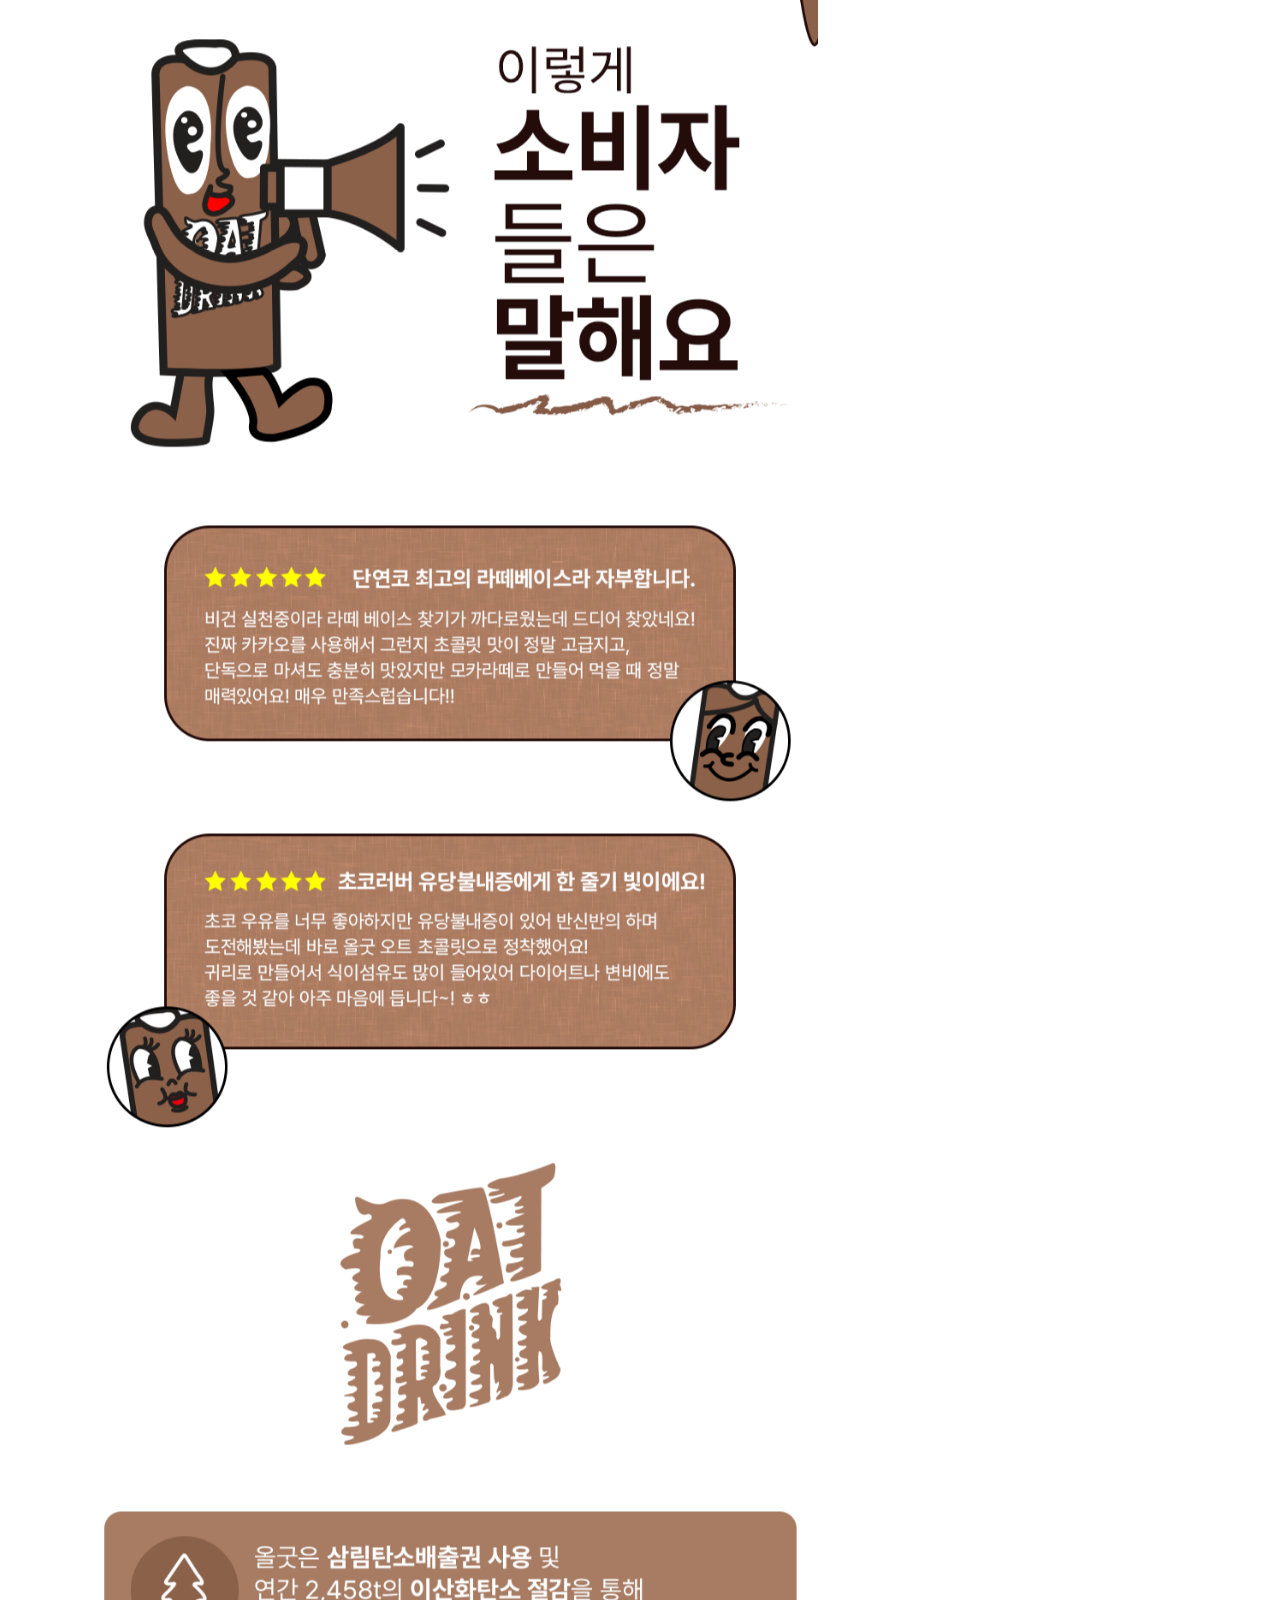
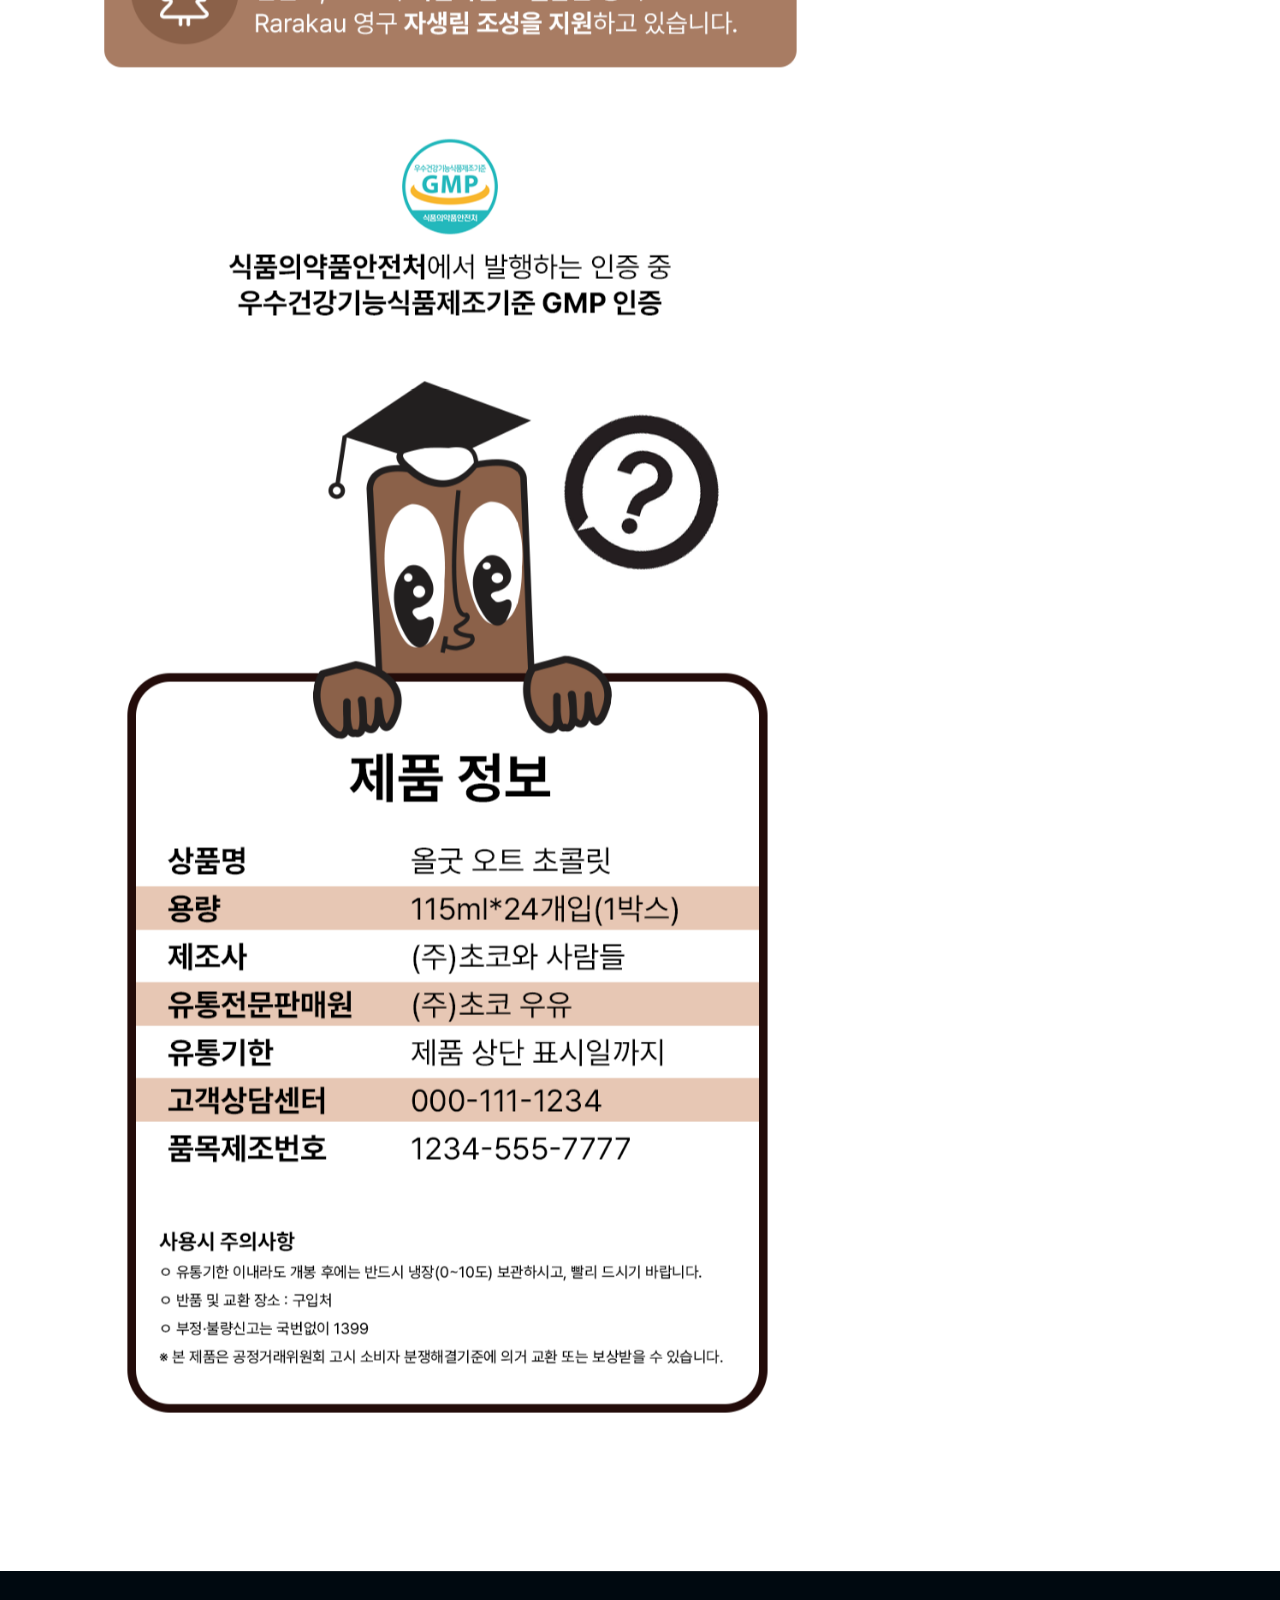
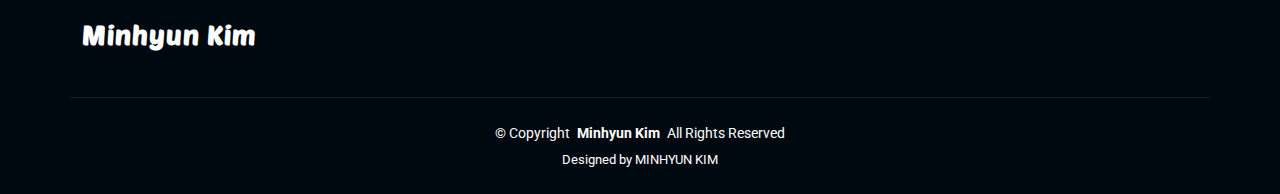
<file: portfolio-details.html>
<!DOCTYPE html>
<html lang="en">

<!DOCTYPE html>
<html lang="ko">

<head> 
  <meta charset="utf-8">
  <meta content="width=device-width, initial-scale=1.0" name="viewport">
  <title>김민현의 포트폴리오</title>
  <meta name="author" content="김민현">
  <meta name="description" content="안녕하세요, 디자인 영상 전문입니다.">
  <meta name="keywords" content="포트폴리오, html, css, js, 영상">
  <meta name="robots" content="noindex, nofollow"> 

  <!-- Favicons -->
  <link href="assets/img/favicon.png" rel="icon">
  <link href="assets/img/apple-touch-icon.png" rel="apple-touch-icon">

  <!-- Fonts -->
  <link href="https://fonts.googleapis.com" rel="preconnect">
  <link href="https://fonts.gstatic.com" rel="preconnect" crossorigin>
  <link href="https://fonts.googleapis.com/css2?family=Roboto:ital,wght@0,100;0,300;0,400;0,500;0,700;0,900;1,100;1,300;1,400;1,500;1,700;1,900&family=Raleway:ital,wght@0,100;0,200;0,300;0,400;0,500;0,600;0,700;0,800;0,900;1,100;1,200;1,300;1,400;1,500;1,600;1,700;1,800;1,900&family=Inter:wght@100;200;300;400;500;600;700;800;900&display=swap" rel="stylesheet">

  <!-- Vendor CSS Files -->
  <link href="assets/vendor/bootstrap/css/bootstrap.min.css" rel="stylesheet">
  <link href="assets/vendor/bootstrap-icons/bootstrap-icons.css" rel="stylesheet">
  <link href="assets/vendor/aos/aos.css" rel="stylesheet">
  <link href="assets/vendor/glightbox/css/glightbox.min.css" rel="stylesheet">
  <link href="assets/vendor/swiper/swiper-bundle.min.css" rel="stylesheet">

  <!-- Main CSS File -->
  <link href="assets/css/main.css" rel="stylesheet">


</head>

<body class="index-page">

  <header id="header" class="header d-flex align-items-center fixed-top">
    <div class="container-fluid container-xl position-relative d-flex align-items-center">

      <a href="index.html" class="logo d-flex align-items-center me-auto">
        <!-- Uncomment the line below if you also wish to use an image logo -->
        <img src="assets/img/상단아이콘2.png" alt="">
        <h1 class="sitename noto-kim">Crazitive Kim</h1>
      </a> 

      <nav id="navmenu" class="navmenu">
        <ul>
          <li><a href="index.html#hero" class="active">Home</a></li>
          <li><a href="index.html#about">About</a></li>

          

          <li class="dropdown"><a href="index.html#portfolio"><span>Portfolio</span> <i class="bi bi-chevron-down toggle-dropdown"></i></a>
            <ul>
              <li><a href="#">디 자 인</a></li>
              
              <li><a href="#">영 상</a></li>
            </ul>
          </li>
          <li><a href="index.html#contact">Contact</a></li>
        </ul>
        <i class="mobile-nav-toggle d-xl-none bi bi-view-list"></i>
      </nav>

      <!--<a class="cta-btn" href="index.html#about">Get Started</a>-->

    </div>
  </header>


  <main class="main">

    <!-- Page Title -->
    <div class="page-title dark-background" data-aos="fade" style="background-image: url(assets/img/page-title-bg.webp);">
      <div class="container position-relative">
        <h1>Portfolio Details</h1>
        <p>Explore the purpose, process, and outcome of this project.</p>
        <nav class="breadcrumbs">
          <ol>
            <li><a href="index.html">Home</a></li>
            <li class="current">Portfolio Details</li>
          </ol>
        </nav>
      </div>
    </div><!-- End Page Title -->

    <!-- Portfolio Details Section -->
    <section id="portfolio-details" class="portfolio-details section">

      <div class="container" data-aos="fade-up" data-aos-delay="100">

        <div class="row gy-4">

          <div class="col-lg-8">
            <div class="portfolio-details-slider swiper init-swiper">

              <script type="application/json" class="swiper-config">
                {
                  "loop": true,
                  "speed": 600,
                  "autoplay": {
                    "delay": 5000
                  },
                  "slidesPerView": "auto",
                  "pagination": {
                    "el": ".swiper-pagination",
                    "type": "bullets",
                    "clickable": true
                  }
                }
              </script>

              <div class="swiper-wrapper align-items-center">

                <div class="swiper-slide">
                  <img src="assets/img/상세페이지 제작(완성)_김민현2.png" alt="">
                </div>

                
              </div>
              <div class="swiper-pagination"></div>
            </div>
          </div>

          <div class="col-lg-4">
            <div class="portfolio-info" data-aos="fade-up" data-aos-delay="200">
              <h3>Project information</h3>
              <ul>
                <li><strong>Category</strong>: Project Details</li>
                <li><strong>Client</strong>: 	Personal Project</li>
                <li><strong>Project date</strong>: 2025</li>
                <!--<li><strong>Project URL</strong>: <a href="#">www.example.com</a></li> -->
              </ul>
            </div>
            <div class="portfolio-description" data-aos="fade-up" data-aos-delay="300">
              <h2>올굿 오트 초콜릿</h2>
              <p>
                우유 브랜드의 제품 상세페이지 디자인으로, 브랜드의 건강하고 친근한 이미지를 시각적으로 표현했습니다. Photoshop과 Illustrator를 사용하여 모바일에서도 최적화된 레이아웃으로 구성했습니다.
              </p>
            </div>
          </div>

        </div>

      </div>

    </section><!-- /Portfolio Details Section -->

  </main>

   <footer id="footer" class="footer dark-background">

    <div class="container footer-top">
      <div class="row gy-4">
        <div class="col-lg-4 col-md-6 footer-about">
          <a href="index.html" class="logo d-flex align-items-center">
            <span class="sitename noto-kim">Minhyun Kim</span>
          </a>
          
        </div>





      </div>
    </div>

    <div class="container copyright text-center mt-4">
      <p>© <span>Copyright</span> <strong class="px-1 sitename">Minhyun Kim</strong> <span>All Rights Reserved</span></p>
      <div class="credits">
       
        Designed by MINHYUN KIM
      </div>
    </div>

  </footer>

  <!-- Scroll Top -->
  <a href="#" id="scroll-top" class="scroll-top d-flex align-items-center justify-content-center"><i class="bi bi-arrow-up-short"></i></a>

  <!-- Preloader -->
  <div id="preloader"></div>

  <!-- Vendor JS Files -->
  <script src="assets/vendor/bootstrap/js/bootstrap.bundle.min.js"></script>
  <script src="assets/vendor/php-email-form/validate.js"></script>
  <script src="assets/vendor/aos/aos.js"></script>
  <script src="assets/vendor/glightbox/js/glightbox.min.js"></script>
  <script src="assets/vendor/purecounter/purecounter_vanilla.js"></script>
  <script src="assets/vendor/swiper/swiper-bundle.min.js"></script>
  <script src="assets/vendor/imagesloaded/imagesloaded.pkgd.min.js"></script>
  <script src="assets/vendor/isotope-layout/isotope.pkgd.min.js"></script>

  <!-- Main JS File -->
  <script src="assets/js/main.js"></script>

 

</body>

</html>

</body>

</html>
</file>
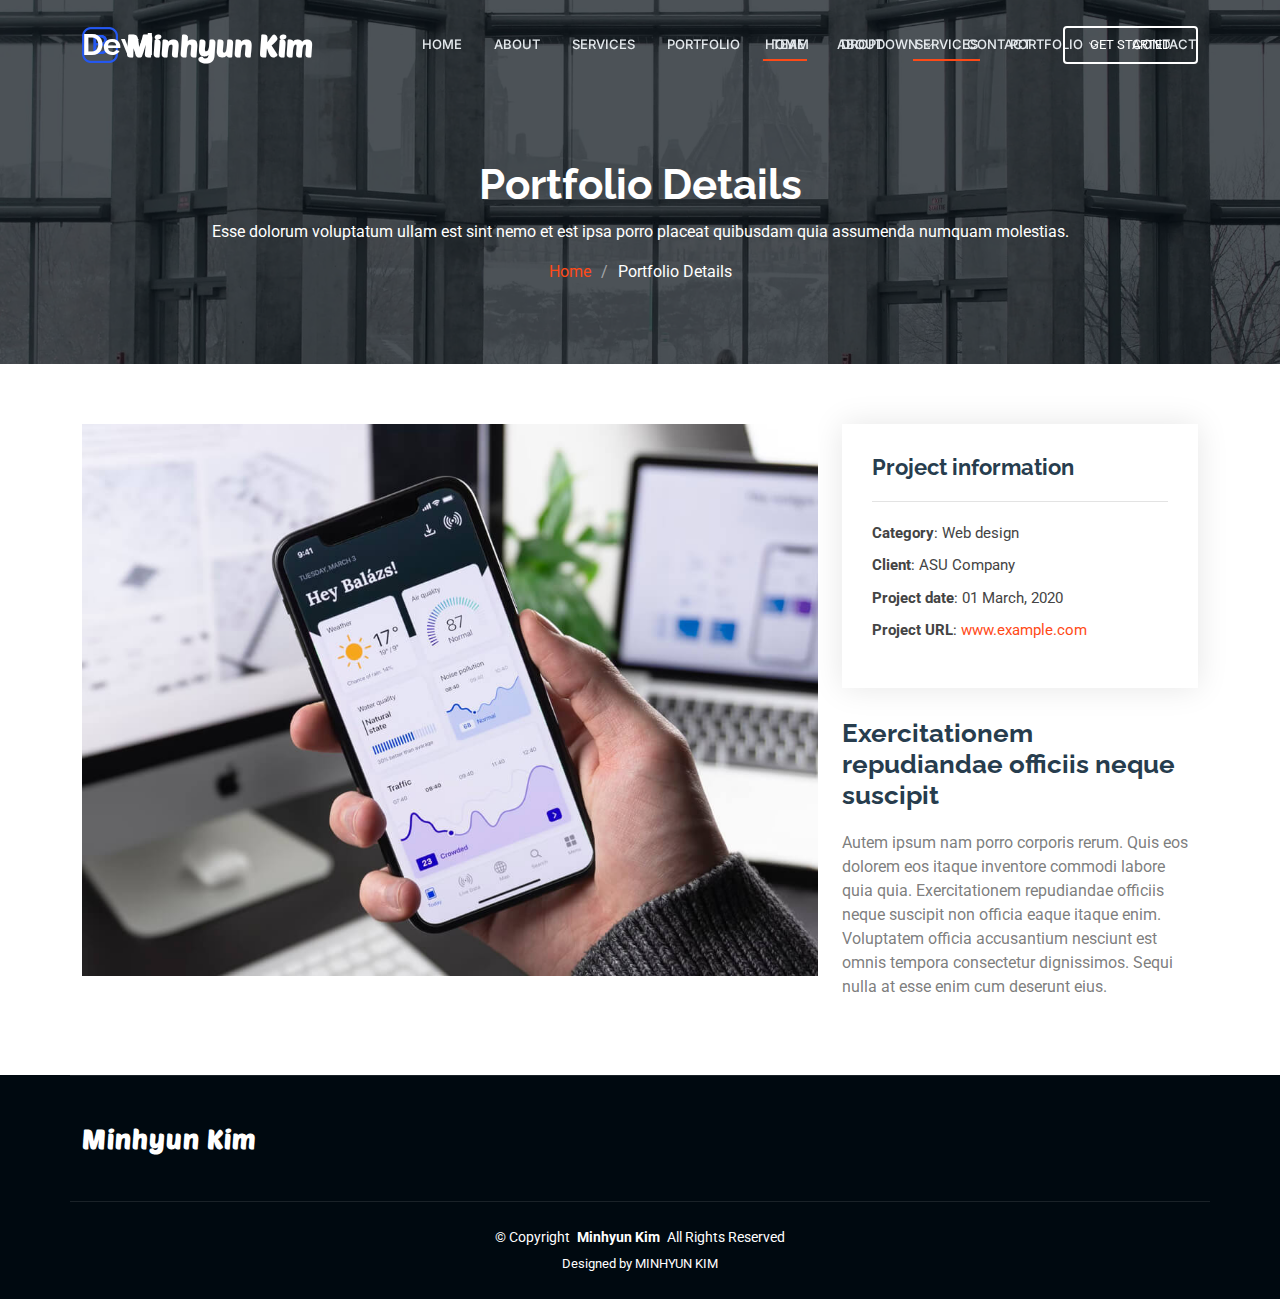
<file: portfolio-details1.html>
<!DOCTYPE html>
<html lang="en">

<!DOCTYPE html>
<html lang="ko">

<head> 
  <meta charset="utf-8">
  <meta content="width=device-width, initial-scale=1.0" name="viewport">
  <title>김민현의 포트폴리오</title>
  <meta name="author" content="김민현">
  <meta name="description" content="안녕하세요, 디자인 영상 전문입니다.">
  <meta name="keywords" content="포트폴리오, html, css, js, 영상">
  <meta name="robots" content="noindex, nofollow"> 

  <!-- Favicons -->
  <link href="assets/img/favicon.png" rel="icon">
  <link href="assets/img/apple-touch-icon.png" rel="apple-touch-icon">

  <!-- Fonts -->
  <link href="https://fonts.googleapis.com" rel="preconnect">
  <link href="https://fonts.gstatic.com" rel="preconnect" crossorigin>
  <link href="https://fonts.googleapis.com/css2?family=Roboto:ital,wght@0,100;0,300;0,400;0,500;0,700;0,900;1,100;1,300;1,400;1,500;1,700;1,900&family=Raleway:ital,wght@0,100;0,200;0,300;0,400;0,500;0,600;0,700;0,800;0,900;1,100;1,200;1,300;1,400;1,500;1,600;1,700;1,800;1,900&family=Inter:wght@100;200;300;400;500;600;700;800;900&display=swap" rel="stylesheet">

  <!-- Vendor CSS Files -->
  <link href="assets/vendor/bootstrap/css/bootstrap.min.css" rel="stylesheet">
  <link href="assets/vendor/bootstrap-icons/bootstrap-icons.css" rel="stylesheet">
  <link href="assets/vendor/aos/aos.css" rel="stylesheet">
  <link href="assets/vendor/glightbox/css/glightbox.min.css" rel="stylesheet">
  <link href="assets/vendor/swiper/swiper-bundle.min.css" rel="stylesheet">

  <!-- Main CSS File -->
  <link href="assets/css/main.css" rel="stylesheet">


</head>

<body class="index-page">

  <header id="header" class="header d-flex align-items-center fixed-top">
    <div class="container-fluid container-xl position-relative d-flex align-items-center">

      <a href="index.html" class="logo d-flex align-items-center me-auto">
        <!-- Uncomment the line below if you also wish to use an image logo -->
        <img src="assets/img/logo.png" alt="">
        <h1 class="sitename noto-kim">Minhyun Kim</h1>
      </a> 

      <nav id="navmenu" class="navmenu">
        <ul>
          <li><a href="index.html#hero" class="active">Home</a></li>
          <li><a href="index.html#about">About</a></li>
          <li><a href="#" class="active">Services</a></li>
          

          <li class="dropdown"><a href="index.html#portfolio"><span>Portfolio</span> <i class="bi bi-chevron-down toggle-dropdown"></i></a>
            <ul>
              <li><a href="#">디 자 인</a></li>
              
              <li><a href="#">영 상</a></li>
              <li><a href="#">Dropdown 3</a></li>
              <li><a href="#">Dropdown 4</a></li>
            </ul>
          </li>
          <li><a href="index.html#contact">Contact</a></li>
        </ul>
        <i class="mobile-nav-toggle d-xl-none bi bi-view-list"></i>
      </nav>

      <!--<a class="cta-btn" href="index.html#about">Get Started</a>-->

    </div>
  </header>

<head>
  <meta charset="utf-8">
  <meta content="width=device-width, initial-scale=1.0" name="viewport">
  <title>Portfolio Details - Dewi Bootstrap Template</title>
  <meta name="description" content="">
  <meta name="keywords" content="">

  <!-- Favicons -->
  <link href="assets/img/favicon.png" rel="icon">
  <link href="assets/img/apple-touch-icon.png" rel="apple-touch-icon">

  <!-- Fonts -->
  <link href="https://fonts.googleapis.com" rel="preconnect">
  <link href="https://fonts.gstatic.com" rel="preconnect" crossorigin>
  <link href="https://fonts.googleapis.com/css2?family=Roboto:ital,wght@0,100;0,300;0,400;0,500;0,700;0,900;1,100;1,300;1,400;1,500;1,700;1,900&family=Raleway:ital,wght@0,100;0,200;0,300;0,400;0,500;0,600;0,700;0,800;0,900;1,100;1,200;1,300;1,400;1,500;1,600;1,700;1,800;1,900&family=Inter:wght@100;200;300;400;500;600;700;800;900&display=swap" rel="stylesheet">

  <!-- Vendor CSS Files -->
  <link href="assets/vendor/bootstrap/css/bootstrap.min.css" rel="stylesheet">
  <link href="assets/vendor/bootstrap-icons/bootstrap-icons.css" rel="stylesheet">
  <link href="assets/vendor/aos/aos.css" rel="stylesheet">
  <link href="assets/vendor/glightbox/css/glightbox.min.css" rel="stylesheet">
  <link href="assets/vendor/swiper/swiper-bundle.min.css" rel="stylesheet">

  <!-- Main CSS File -->
  <link href="assets/css/main.css" rel="stylesheet">

  <!-- =======================================================
  * Template Name: Dewi
  * Template URL: https://bootstrapmade.com/dewi-free-multi-purpose-html-template/
  * Updated: Aug 07 2024 with Bootstrap v5.3.3
  * Author: BootstrapMade.com
  * License: https://bootstrapmade.com/license/
  ======================================================== -->
</head>

<body class="portfolio-details-page">

  <header id="header" class="header d-flex align-items-center fixed-top">
    <div class="container-fluid container-xl position-relative d-flex align-items-center">

      <a href="index.html" class="logo d-flex align-items-center me-auto">
        <!-- Uncomment the line below if you also wish to use an image logo -->
        <!-- <img src="assets/img/logo.png" alt=""> -->
        <h1 class="sitename">Dewi</h1>
      </a>

      <nav id="navmenu" class="navmenu">
        <ul>
          <li><a href="#hero">Home</a></li>
          <li><a href="#about">About</a></li>
          <li><a href="#services">Services</a></li>
          <li><a href="#portfolio">Portfolio</a></li>
          <li><a href="#team">Team</a></li>
          <li class="dropdown"><a href="#"><span>Dropdown</span> <i class="bi bi-chevron-down toggle-dropdown"></i></a>
            <ul>
              <li><a href="#">Dropdown 1</a></li>
              <li class="dropdown"><a href="#"><span>Deep Dropdown</span> <i class="bi bi-chevron-down toggle-dropdown"></i></a>
                <ul>
                  <li><a href="#">Deep Dropdown 1</a></li>
                  <li><a href="#">Deep Dropdown 2</a></li>
                  <li><a href="#">Deep Dropdown 3</a></li>
                  <li><a href="#">Deep Dropdown 4</a></li>
                  <li><a href="#">Deep Dropdown 5</a></li>
                </ul>
              </li>
              <li><a href="#">Dropdown 2</a></li>
              <li><a href="#">Dropdown 3</a></li>
              <li><a href="#">Dropdown 4</a></li>
            </ul>
          </li>
          <li><a href="#contact">Contact</a></li>
        </ul>
        <i class="mobile-nav-toggle d-xl-none bi bi-list"></i>
      </nav>

      <a class="cta-btn" href="index.html#about">Get Started</a>

    </div>
  </header>

  <main class="main">

    <!-- Page Title -->
    <div class="page-title dark-background" data-aos="fade" style="background-image: url(assets/img/page-title-bg.webp);">
      <div class="container position-relative">
        <h1>Portfolio Details</h1>
        <p>Esse dolorum voluptatum ullam est sint nemo et est ipsa porro placeat quibusdam quia assumenda numquam molestias.</p>
        <nav class="breadcrumbs">
          <ol>
            <li><a href="index.html">Home</a></li>
            <li class="current">Portfolio Details</li>
          </ol>
        </nav>
      </div>
    </div><!-- End Page Title -->

    <!-- Portfolio Details Section -->
    <section id="portfolio-details" class="portfolio-details section">

      <div class="container" data-aos="fade-up" data-aos-delay="100">

        <div class="row gy-4">

          <div class="col-lg-8">
            <div class="portfolio-details-slider swiper init-swiper">

              <script type="application/json" class="swiper-config">
                {
                  "loop": true,
                  "speed": 600,
                  "autoplay": {
                    "delay": 5000
                  },
                  "slidesPerView": "auto",
                  "pagination": {
                    "el": ".swiper-pagination",
                    "type": "bullets",
                    "clickable": true
                  }
                }
              </script>

              <div class="swiper-wrapper align-items-center">

                <div class="swiper-slide">
                  <img src="assets/img/portfolio/app-1.jpg" alt="">
                </div>

                
              </div>
              <div class="swiper-pagination"></div>
            </div>
          </div>

          <div class="col-lg-4">
            <div class="portfolio-info" data-aos="fade-up" data-aos-delay="200">
              <h3>Project information</h3>
              <ul>
                <li><strong>Category</strong>: Web design</li>
                <li><strong>Client</strong>: ASU Company</li>
                <li><strong>Project date</strong>: 01 March, 2020</li>
                <li><strong>Project URL</strong>: <a href="#">www.example.com</a></li>
              </ul>
            </div>
            <div class="portfolio-description" data-aos="fade-up" data-aos-delay="300">
              <h2>Exercitationem repudiandae officiis neque suscipit</h2>
              <p>
                Autem ipsum nam porro corporis rerum. Quis eos dolorem eos itaque inventore commodi labore quia quia. Exercitationem repudiandae officiis neque suscipit non officia eaque itaque enim. Voluptatem officia accusantium nesciunt est omnis tempora consectetur dignissimos. Sequi nulla at esse enim cum deserunt eius.
              </p>
            </div>
          </div>

        </div>

      </div>

    </section><!-- /Portfolio Details Section -->

  </main>

   <footer id="footer" class="footer dark-background">

    <div class="container footer-top">
      <div class="row gy-4">
        <div class="col-lg-4 col-md-6 footer-about">
          <a href="index.html" class="logo d-flex align-items-center">
            <span class="sitename noto-kim">Minhyun Kim</span>
          </a>
          
        </div>





      </div>
    </div>

    <div class="container copyright text-center mt-4">
      <p>© <span>Copyright</span> <strong class="px-1 sitename">Minhyun Kim</strong> <span>All Rights Reserved</span></p>
      <div class="credits">
       
        Designed by MINHYUN KIM
      </div>
    </div>

  </footer>

  <!-- Scroll Top -->
  <a href="#" id="scroll-top" class="scroll-top d-flex align-items-center justify-content-center"><i class="bi bi-arrow-up-short"></i></a>

  <!-- Preloader -->
  <div id="preloader"></div>

  <!-- Vendor JS Files -->
  <script src="assets/vendor/bootstrap/js/bootstrap.bundle.min.js"></script>
  <script src="assets/vendor/php-email-form/validate.js"></script>
  <script src="assets/vendor/aos/aos.js"></script>
  <script src="assets/vendor/glightbox/js/glightbox.min.js"></script>
  <script src="assets/vendor/purecounter/purecounter_vanilla.js"></script>
  <script src="assets/vendor/swiper/swiper-bundle.min.js"></script>
  <script src="assets/vendor/imagesloaded/imagesloaded.pkgd.min.js"></script>
  <script src="assets/vendor/isotope-layout/isotope.pkgd.min.js"></script>

  <!-- Main JS File -->
  <script src="assets/js/main.js"></script>

 

</body>

</html>

</body>

</html>
</file>
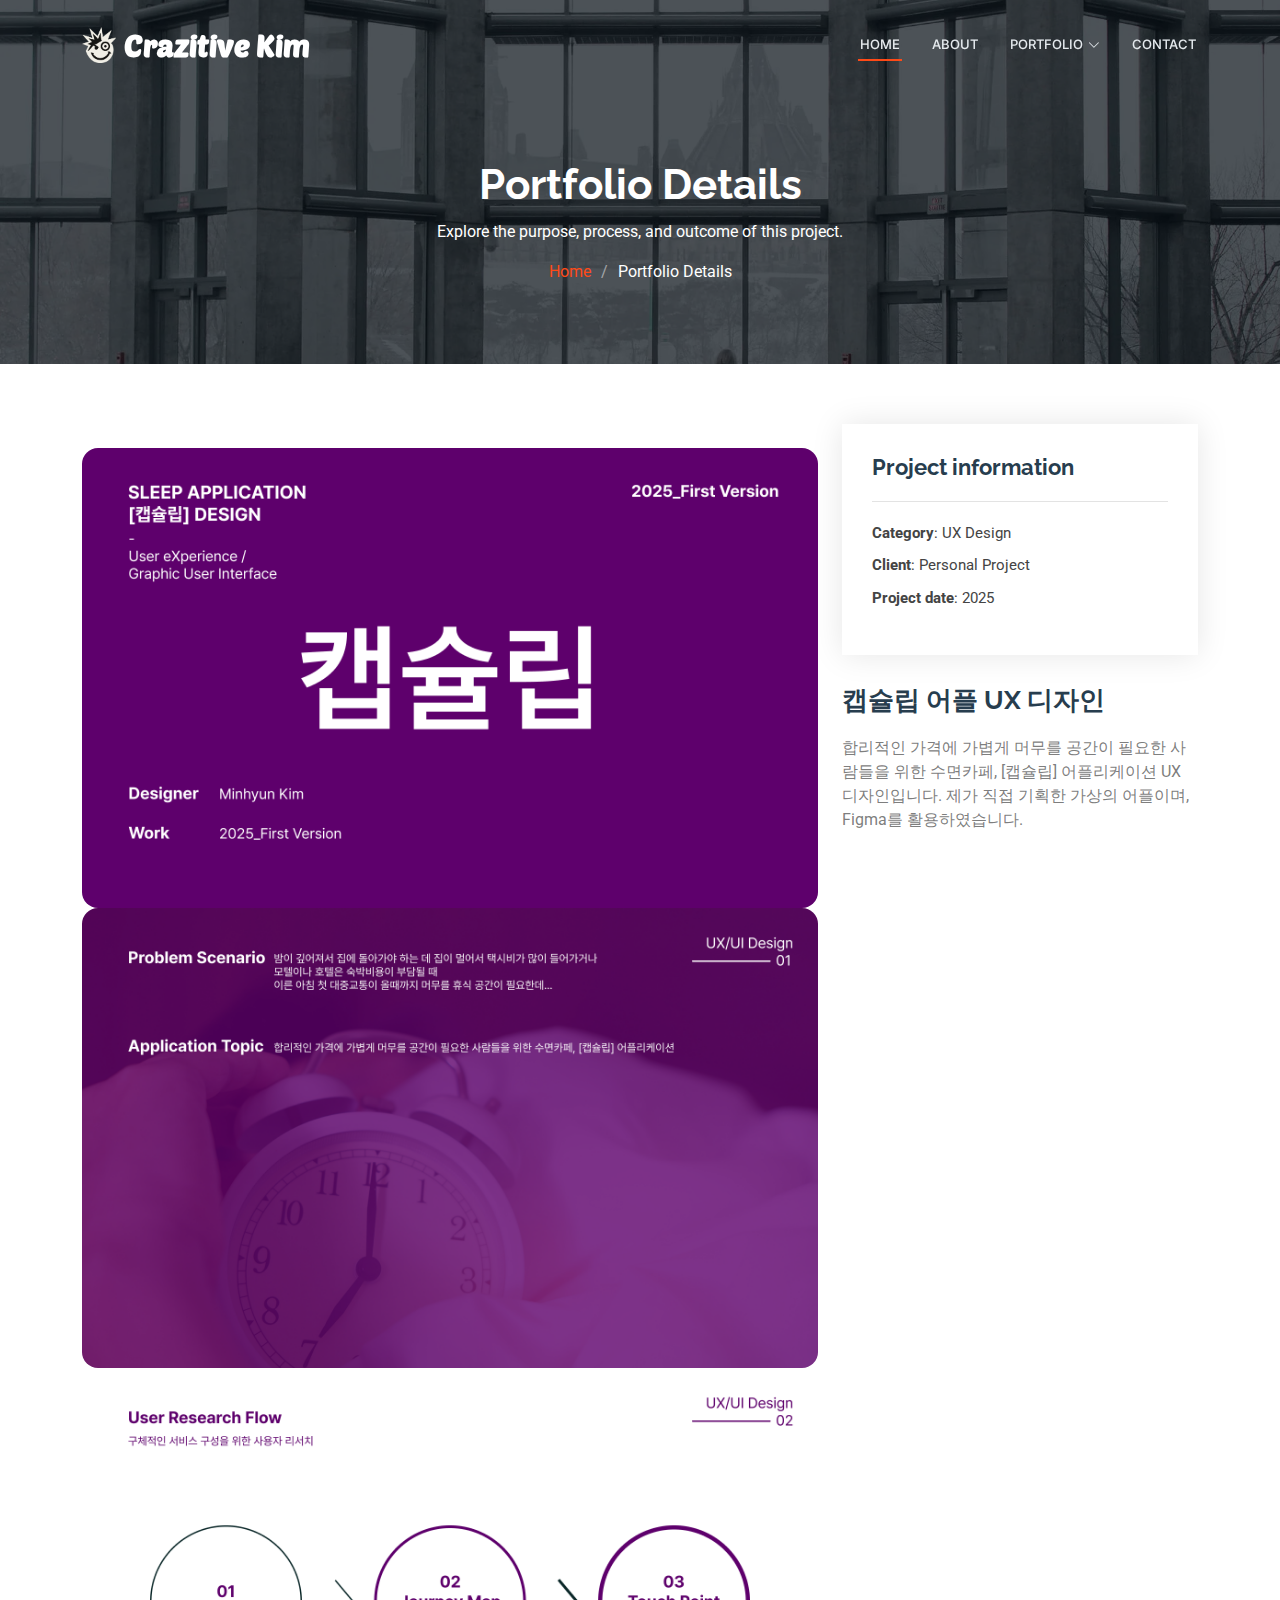
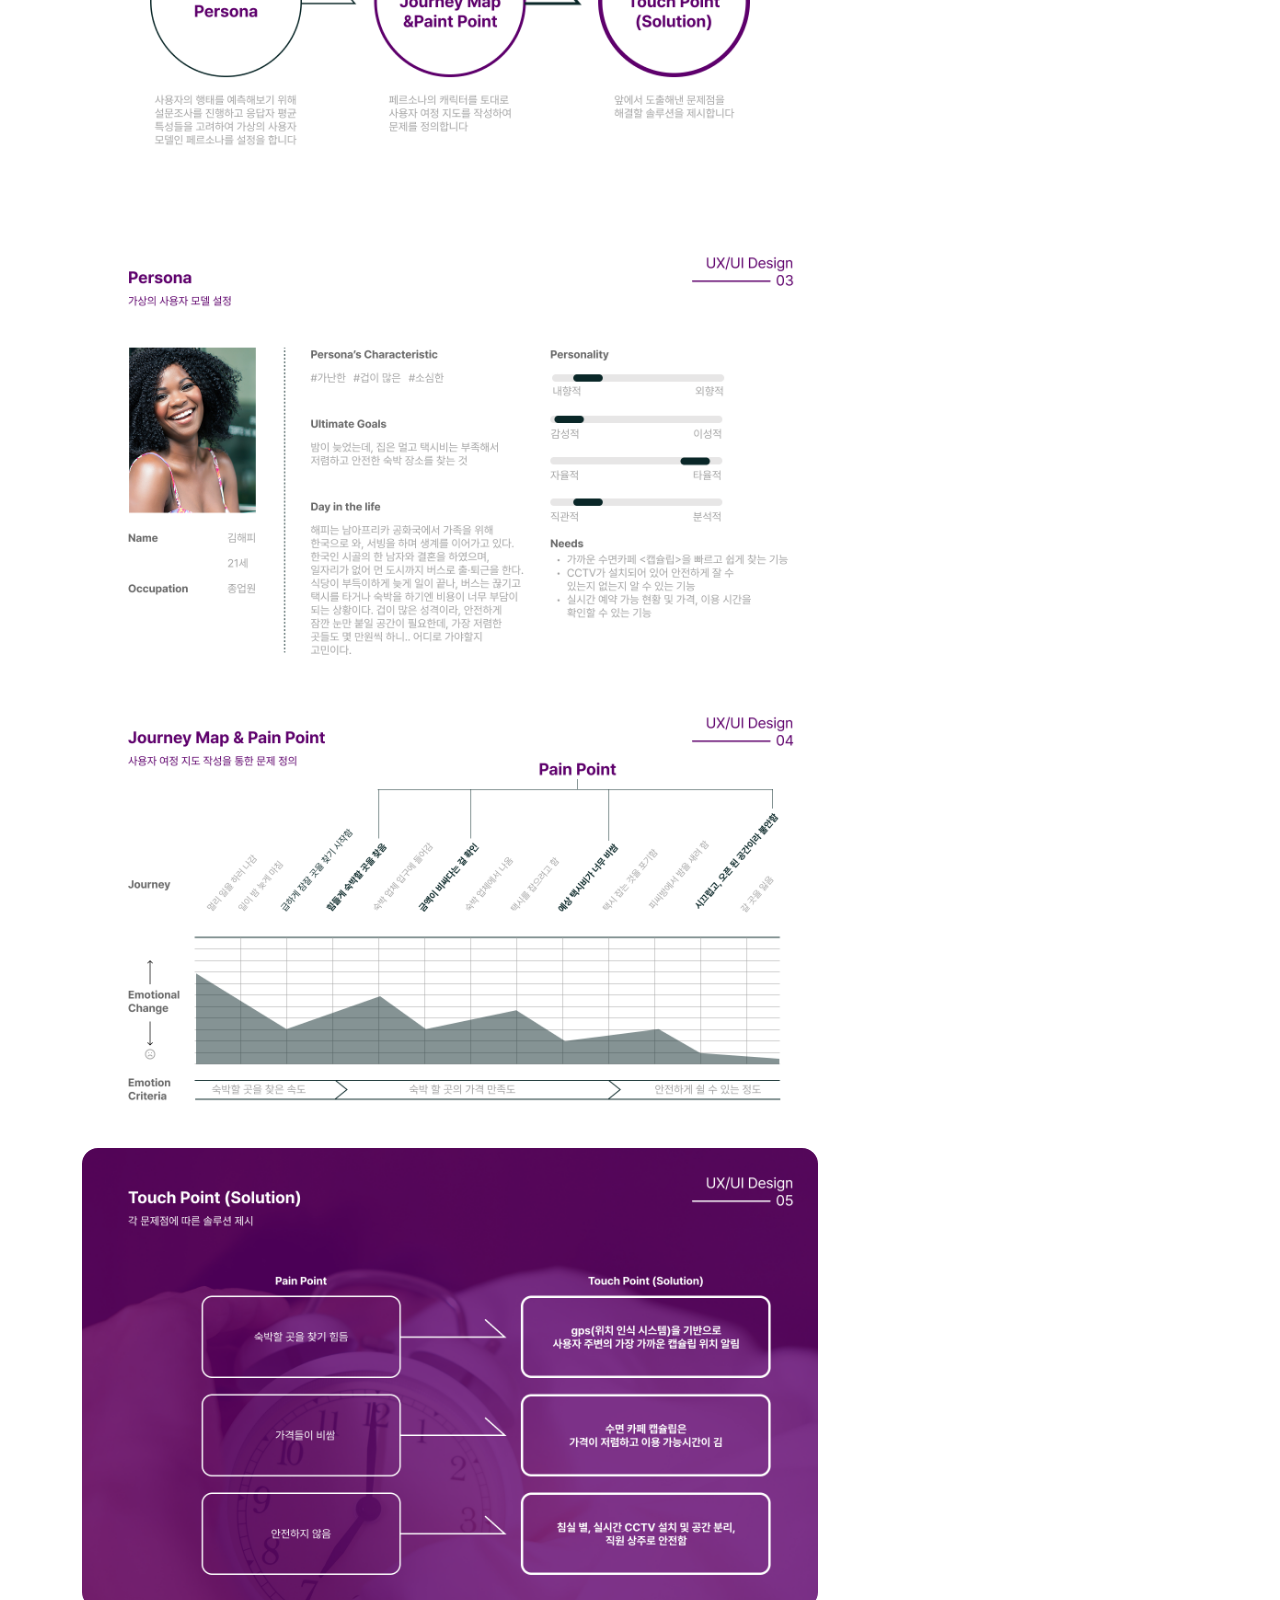
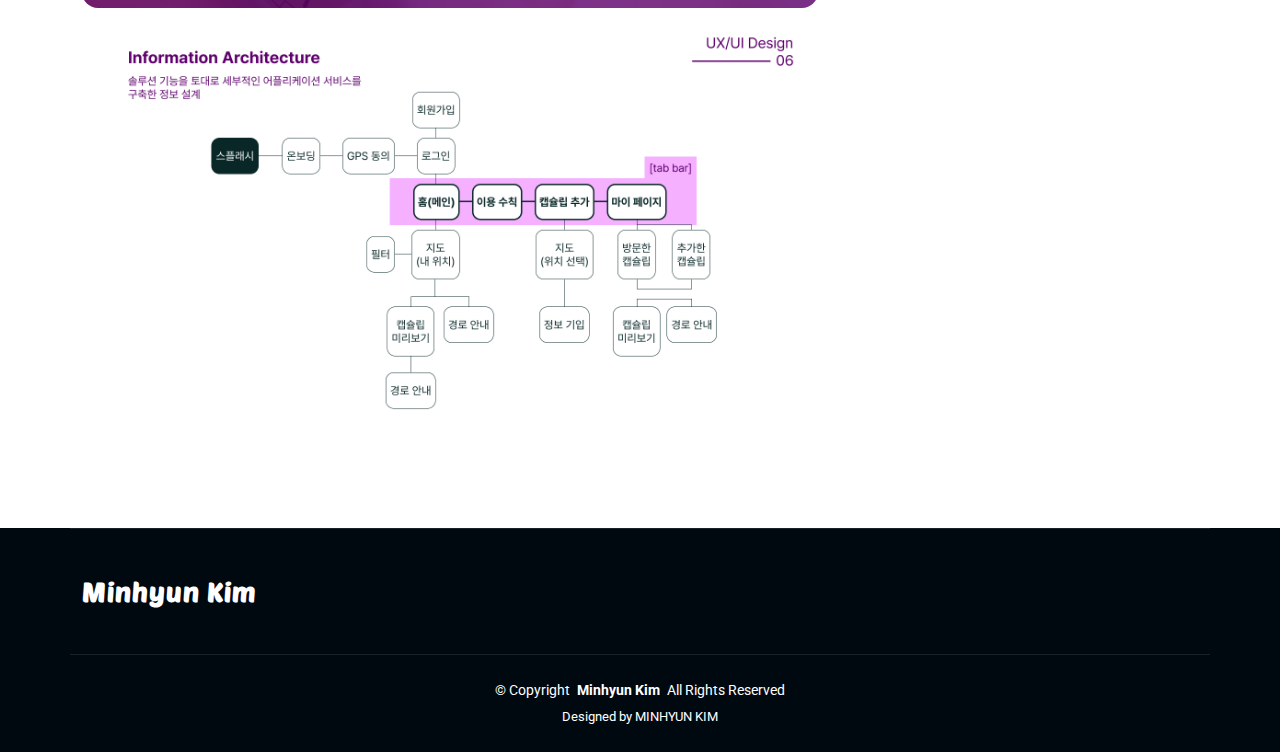
<file: portfolio-details10.html>
<!DOCTYPE html>
<html lang="en">

<!DOCTYPE html>
<html lang="ko">

<head> 
  <meta charset="utf-8">
  <meta content="width=device-width, initial-scale=1.0" name="viewport">
  <title>김민현의 포트폴리오</title>
  <meta name="author" content="김민현">
  <meta name="description" content="안녕하세요, 디자인 영상 전문입니다.">
  <meta name="keywords" content="포트폴리오, html, css, js, 영상">
  <meta name="robots" content="noindex, nofollow"> 

  <!-- Favicons -->
  <link href="assets/img/favicon.png" rel="icon">
  <link href="assets/img/apple-touch-icon.png" rel="apple-touch-icon">

  <!-- Fonts -->
  <link href="https://fonts.googleapis.com" rel="preconnect">
  <link href="https://fonts.gstatic.com" rel="preconnect" crossorigin>
  <link href="https://fonts.googleapis.com/css2?family=Roboto:ital,wght@0,100;0,300;0,400;0,500;0,700;0,900;1,100;1,300;1,400;1,500;1,700;1,900&family=Raleway:ital,wght@0,100;0,200;0,300;0,400;0,500;0,600;0,700;0,800;0,900;1,100;1,200;1,300;1,400;1,500;1,600;1,700;1,800;1,900&family=Inter:wght@100;200;300;400;500;600;700;800;900&display=swap" rel="stylesheet">

  <!-- Vendor CSS Files -->
  <link href="assets/vendor/bootstrap/css/bootstrap.min.css" rel="stylesheet">
  <link href="assets/vendor/bootstrap-icons/bootstrap-icons.css" rel="stylesheet">
  <link href="assets/vendor/aos/aos.css" rel="stylesheet">
  <link href="assets/vendor/glightbox/css/glightbox.min.css" rel="stylesheet">
  <link href="assets/vendor/swiper/swiper-bundle.min.css" rel="stylesheet">

  <!-- Main CSS File -->
  <link href="assets/css/main.css" rel="stylesheet">


</head>

<body class="index-page">

  <header id="header" class="header d-flex align-items-center fixed-top">
    <div class="container-fluid container-xl position-relative d-flex align-items-center">

      <a href="index.html" class="logo d-flex align-items-center me-auto">
        <!-- Uncomment the line below if you also wish to use an image logo -->
        <img src="assets/img/상단아이콘2.png" alt="">
        <h1 class="sitename noto-kim">Crazitive Kim</h1>
      </a> 

      <nav id="navmenu" class="navmenu">
        <ul>
          <li><a href="index.html#hero" class="active">Home</a></li>
          <li><a href="index.html#about">About</a></li>

          

          <li class="dropdown"><a href="index.html#portfolio"><span>Portfolio</span> <i class="bi bi-chevron-down toggle-dropdown"></i></a>
            <ul>
              <li><a href="#">디 자 인</a></li>
              
              <li><a href="#">영 상</a></li>
            </ul>
          </li>
          <li><a href="index.html#contact">Contact</a></li>
        </ul>
        <i class="mobile-nav-toggle d-xl-none bi bi-view-list"></i>
      </nav>

      <!--<a class="cta-btn" href="index.html#about">Get Started</a>-->

    </div>
  </header>


  <main class="main">

    <!-- Page Title -->
    <div class="page-title dark-background" data-aos="fade" style="background-image: url(assets/img/page-title-bg.webp);">
      <div class="container position-relative">
        <h1>Portfolio Details</h1>
        <p>Explore the purpose, process, and outcome of this project.</p>
        <nav class="breadcrumbs">
          <ol>
            <li><a href="index.html">Home</a></li>
            <li class="current">Portfolio Details</li>
          </ol>
        </nav>
      </div>
    </div><!-- End Page Title -->

    <!-- Portfolio Details Section -->
    <section id="portfolio-details" class="portfolio-details section">

      <div class="container" data-aos="fade-up" data-aos-delay="100">

        <div class="row gy-4">

          <div class="col-lg-8">
            <div class="portfolio-details-slider swiper init-swiper">

              <script type="application/json" class="swiper-config">
                {
                  "loop": true,
                  "speed": 600,
                  "autoplay": {
                    "delay": 5000
                  },
                  "slidesPerView": "auto",
                  "pagination": {
                    "el": ".swiper-pagination",
                    "type": "bullets",
                    "clickable": true
                  }
                }
              </script>

              <div class="swiper-wrapper align-items-center">
                <div class="swiper-slide">
                                <div class="position-relative mt-4">
                <img src="assets/img/portfolio/Frame 1.png" class="img-fluid rounded-4" alt="">
                <img src="assets/img/portfolio/Frame 2.png" class="img-fluid rounded-4" alt="">
                <img src="assets/img/portfolio/Frame 3.png" class="img-fluid rounded-4" alt="">
                <img src="assets/img/portfolio/Frame 4.png" class="img-fluid rounded-4" alt="">
                <img src="assets/img/portfolio/Frame 5.png" class="img-fluid rounded-4" alt="">
                <img src="assets/img/portfolio/Frame 6.png" class="img-fluid rounded-4" alt="">
                <img src="assets/img/portfolio/Frame 7.png" class="img-fluid rounded-4" alt="">

              
              </div>
                </div>

                
              </div>
              <div class="swiper-pagination"></div>
            </div>
          </div>

          <div class="col-lg-4">
            <div class="portfolio-info" data-aos="fade-up" data-aos-delay="200">
              <h3>Project information</h3>
              <ul>
                <li><strong>Category</strong>: UX Design</li>
                <li><strong>Client</strong>: 	Personal Project</li>
                <li><strong>Project date</strong>: 2025</li>
                <!--<li><strong>Project URL</strong>: <a href="#">www.example.com</a></li> -->
              </ul>
            </div>
            <div class="portfolio-description" data-aos="fade-up" data-aos-delay="300">
              <h2>캡슐립 어플 UX 디자인</h2>
              <p>
                합리적인 가격에 가볍게 머무를 공간이 필요한 사람들을 위한 수면카페, [캡슐립] 어플리케이션 UX 디자인입니다. 
                제가 직접 기획한 가상의 어플이며, Figma를 활용하였습니다.
              </p>
            </div>
          </div>

        </div>

      </div>

    </section><!-- /Portfolio Details Section -->

  </main>

   <footer id="footer" class="footer dark-background">

    <div class="container footer-top">
      <div class="row gy-4">
        <div class="col-lg-4 col-md-6 footer-about">
          <a href="index.html" class="logo d-flex align-items-center">
            <span class="sitename noto-kim">Minhyun Kim</span>
          </a>
          
        </div>





      </div>
    </div>

    <div class="container copyright text-center mt-4">
      <p>© <span>Copyright</span> <strong class="px-1 sitename">Minhyun Kim</strong> <span>All Rights Reserved</span></p>
      <div class="credits">
       
        Designed by MINHYUN KIM
      </div>
    </div>

  </footer>

  <!-- Scroll Top -->
  <a href="#" id="scroll-top" class="scroll-top d-flex align-items-center justify-content-center"><i class="bi bi-arrow-up-short"></i></a>

  <!-- Preloader -->
  <div id="preloader"></div>

  <!-- Vendor JS Files -->
  <script src="assets/vendor/bootstrap/js/bootstrap.bundle.min.js"></script>
  <script src="assets/vendor/php-email-form/validate.js"></script>
  <script src="assets/vendor/aos/aos.js"></script>
  <script src="assets/vendor/glightbox/js/glightbox.min.js"></script>
  <script src="assets/vendor/purecounter/purecounter_vanilla.js"></script>
  <script src="assets/vendor/swiper/swiper-bundle.min.js"></script>
  <script src="assets/vendor/imagesloaded/imagesloaded.pkgd.min.js"></script>
  <script src="assets/vendor/isotope-layout/isotope.pkgd.min.js"></script>

  <!-- Main JS File -->
  <script src="assets/js/main.js"></script>

 

</body>

</html>

</body>

</html>
</file>
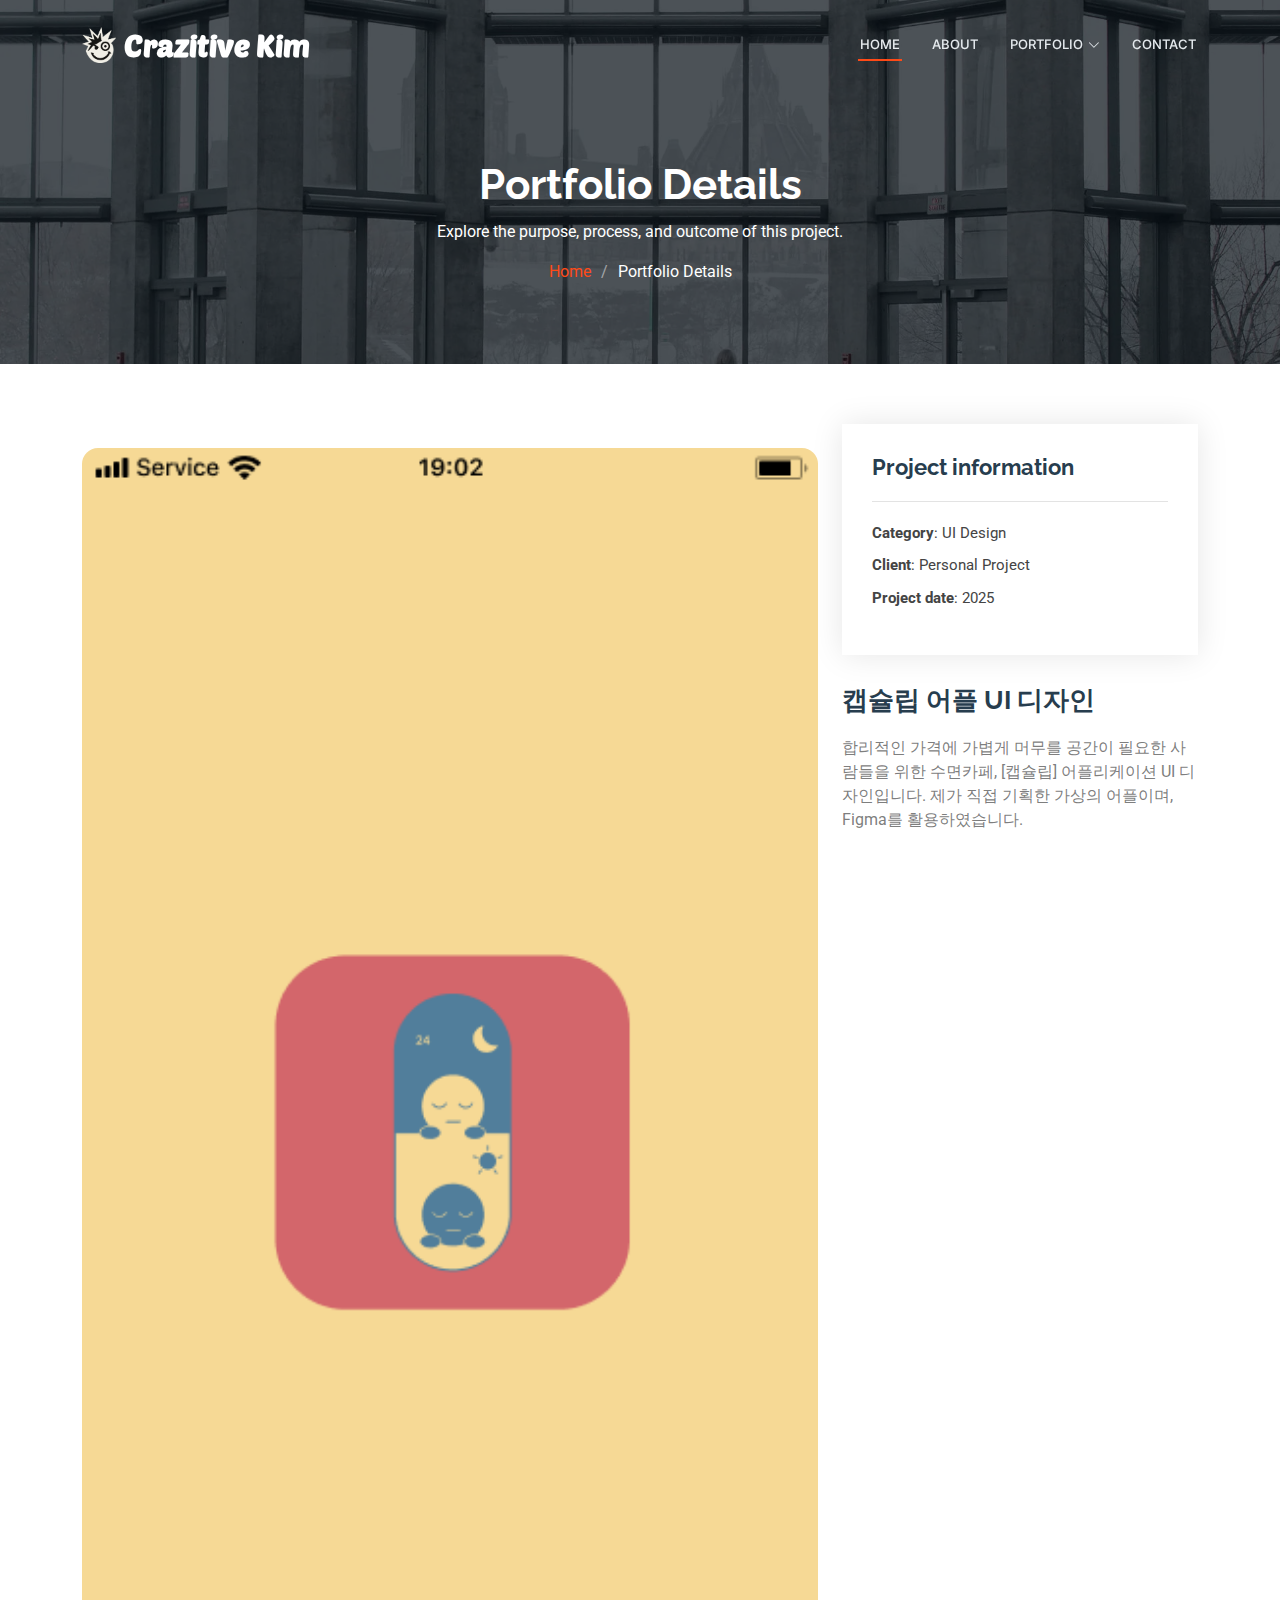
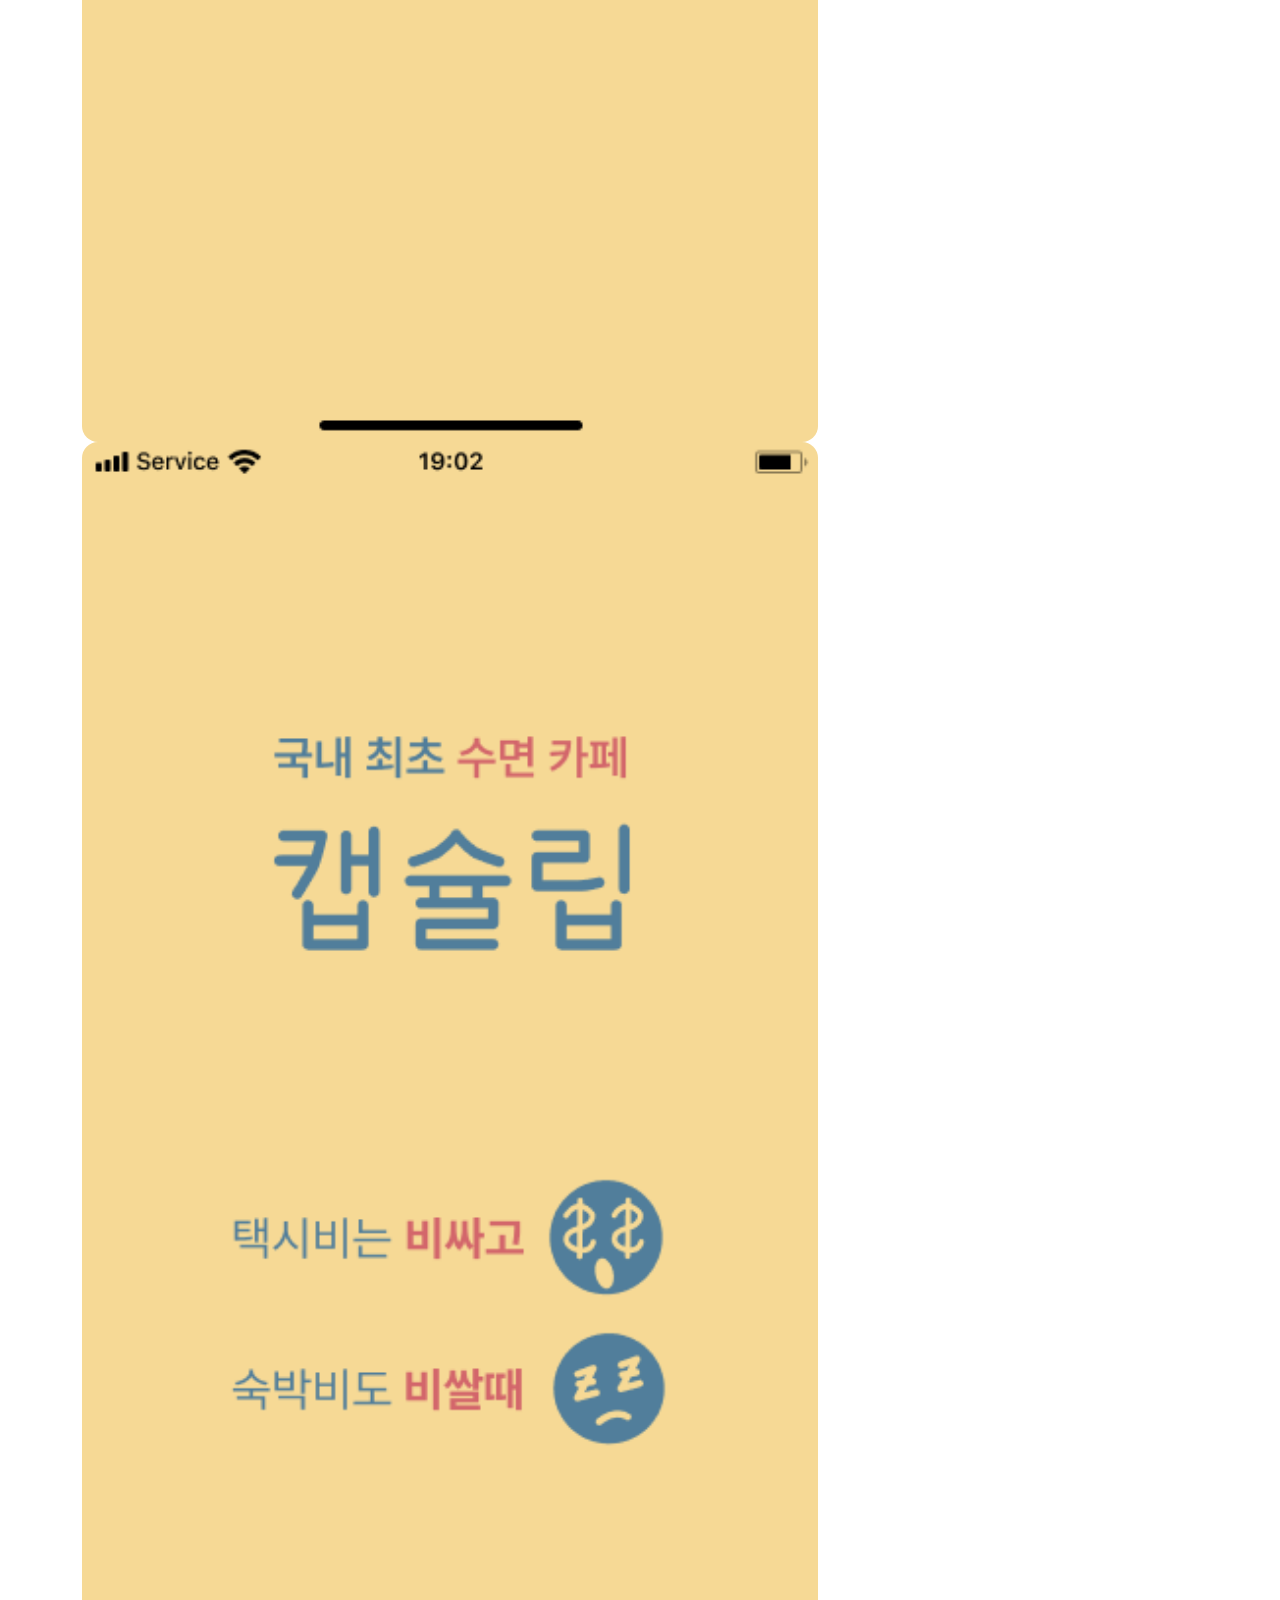
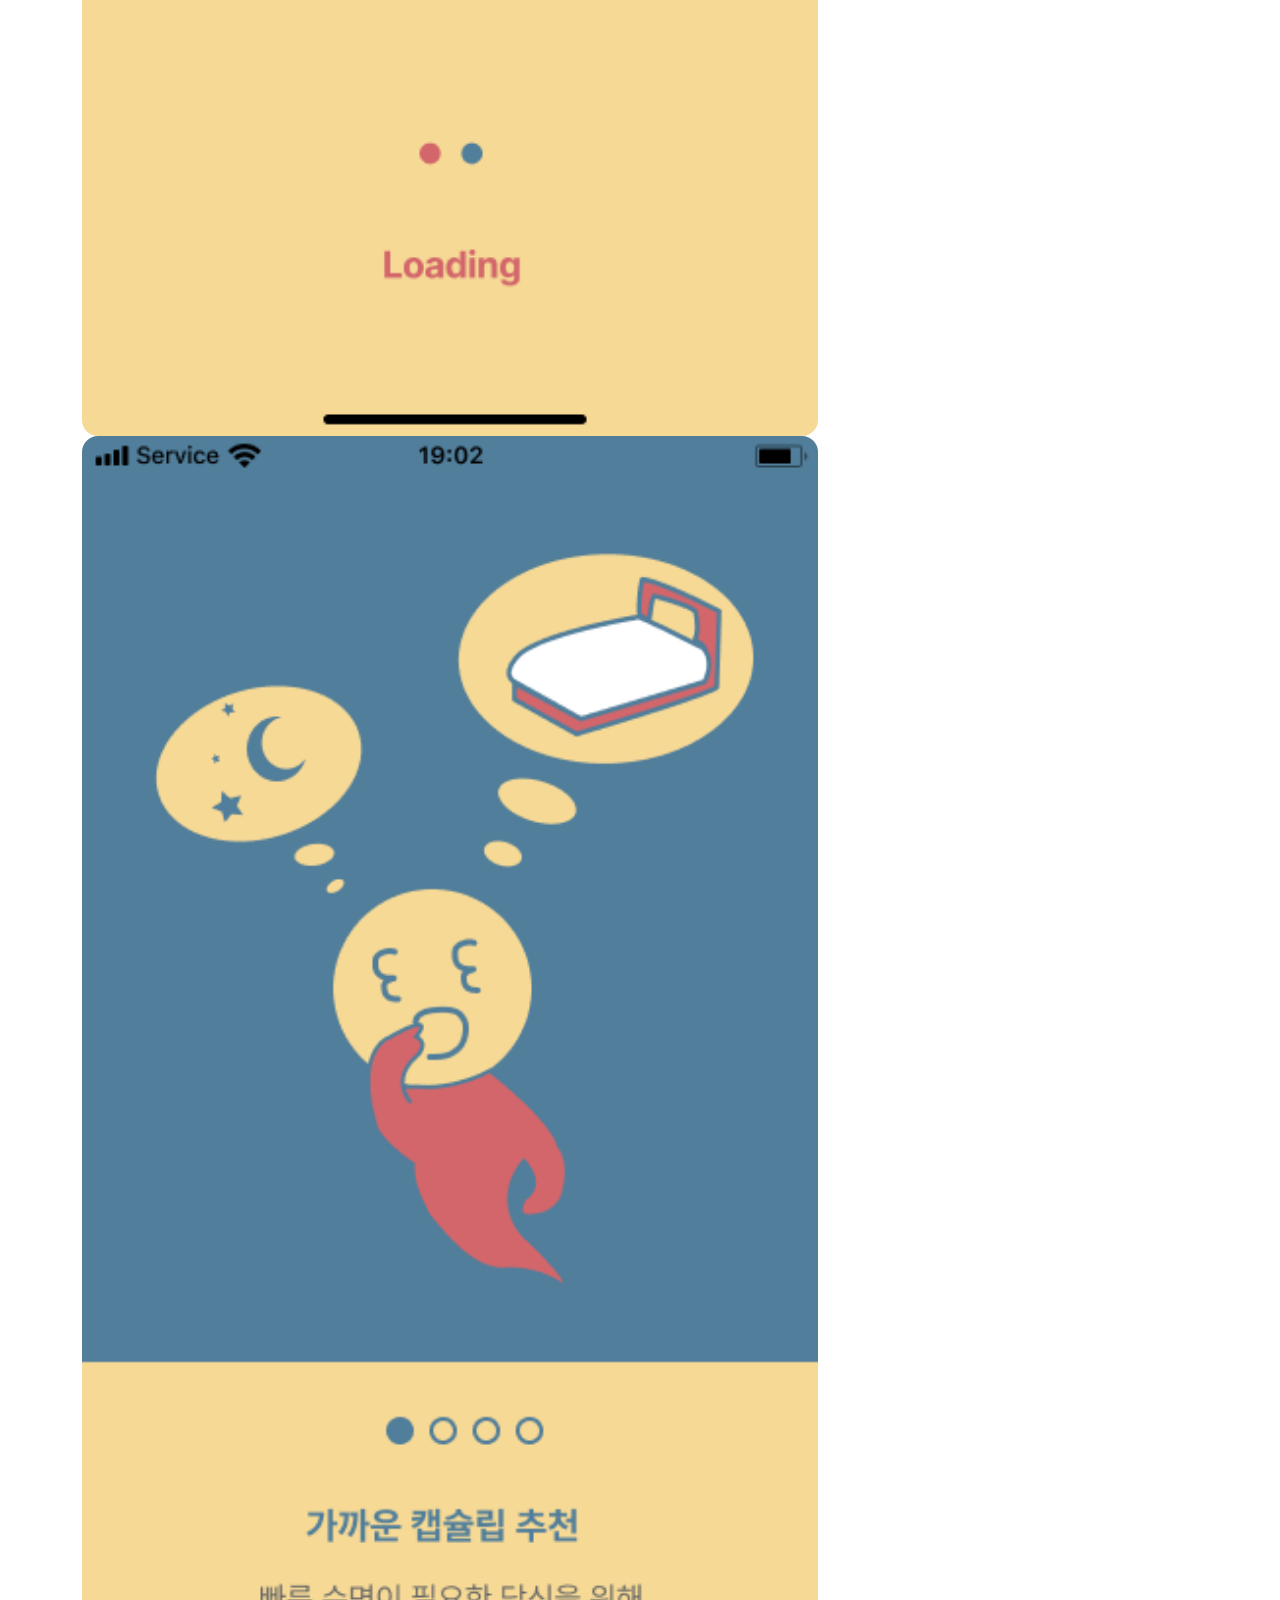
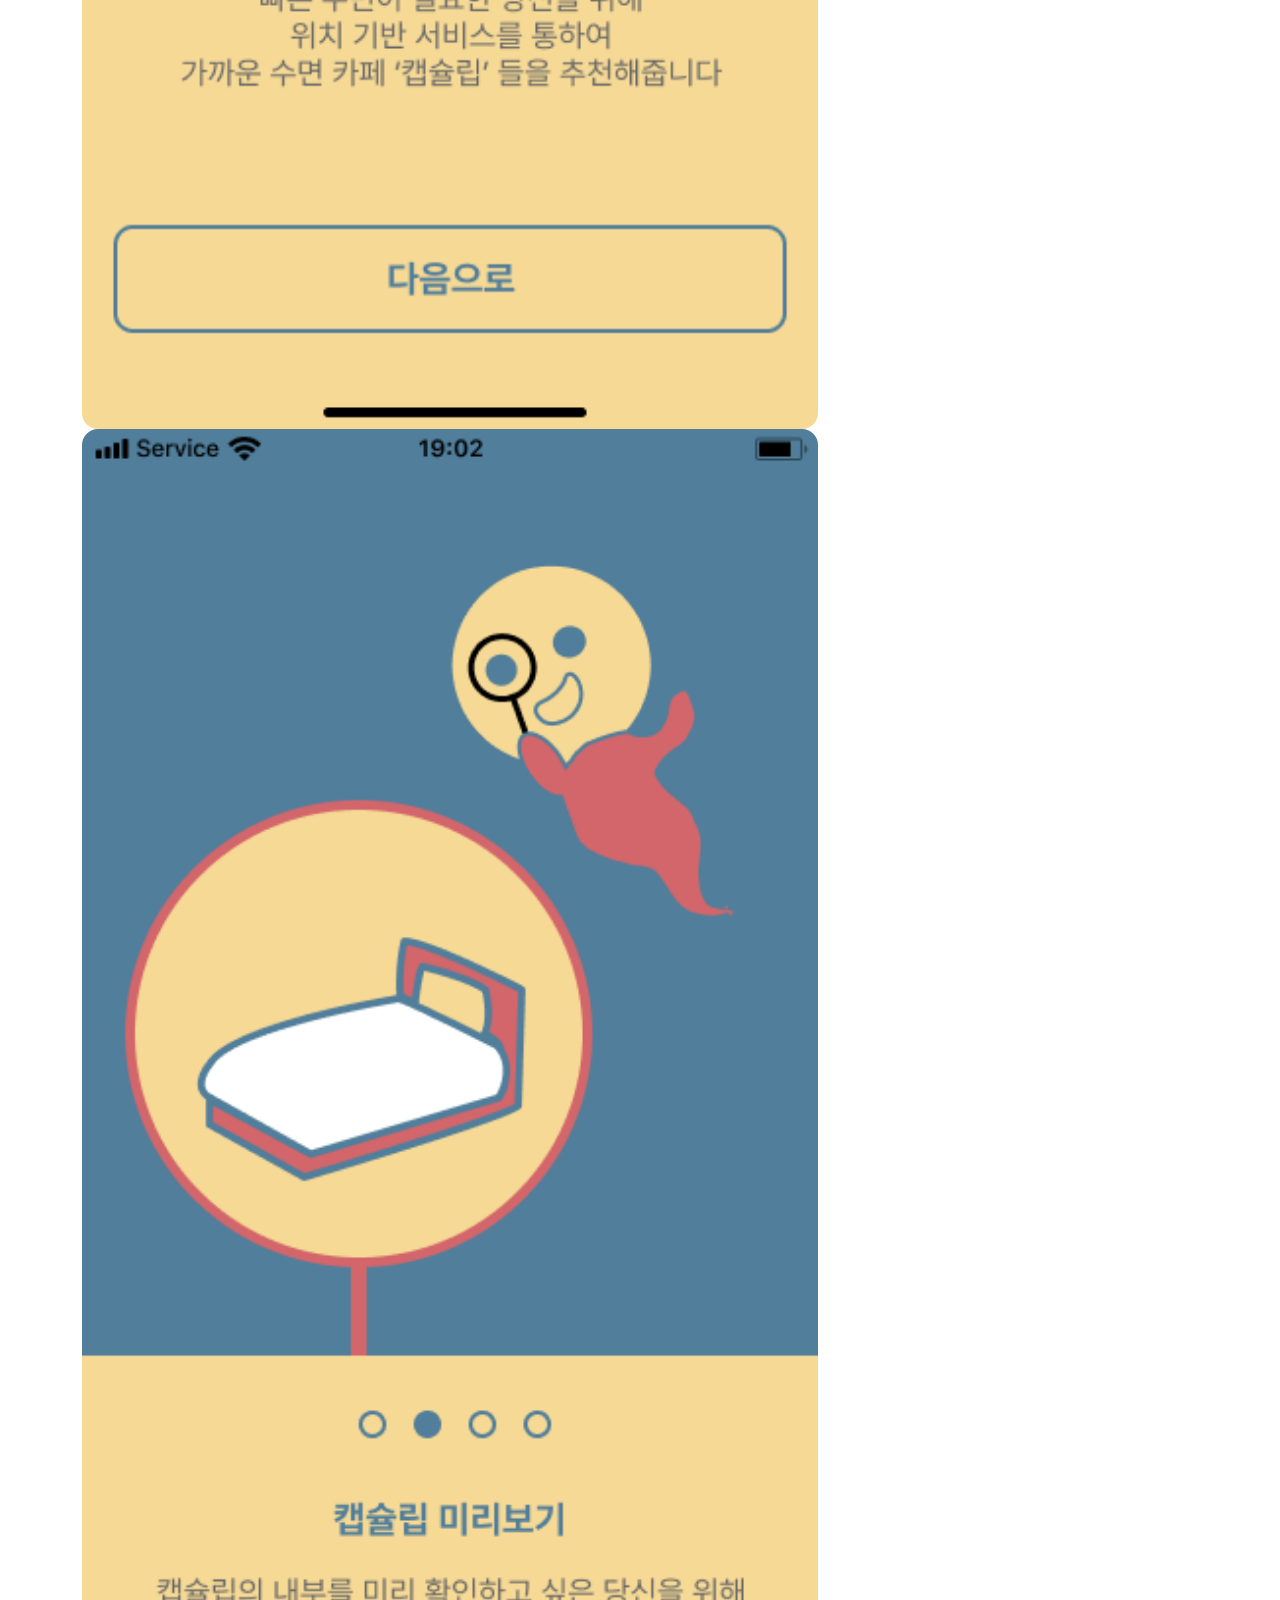
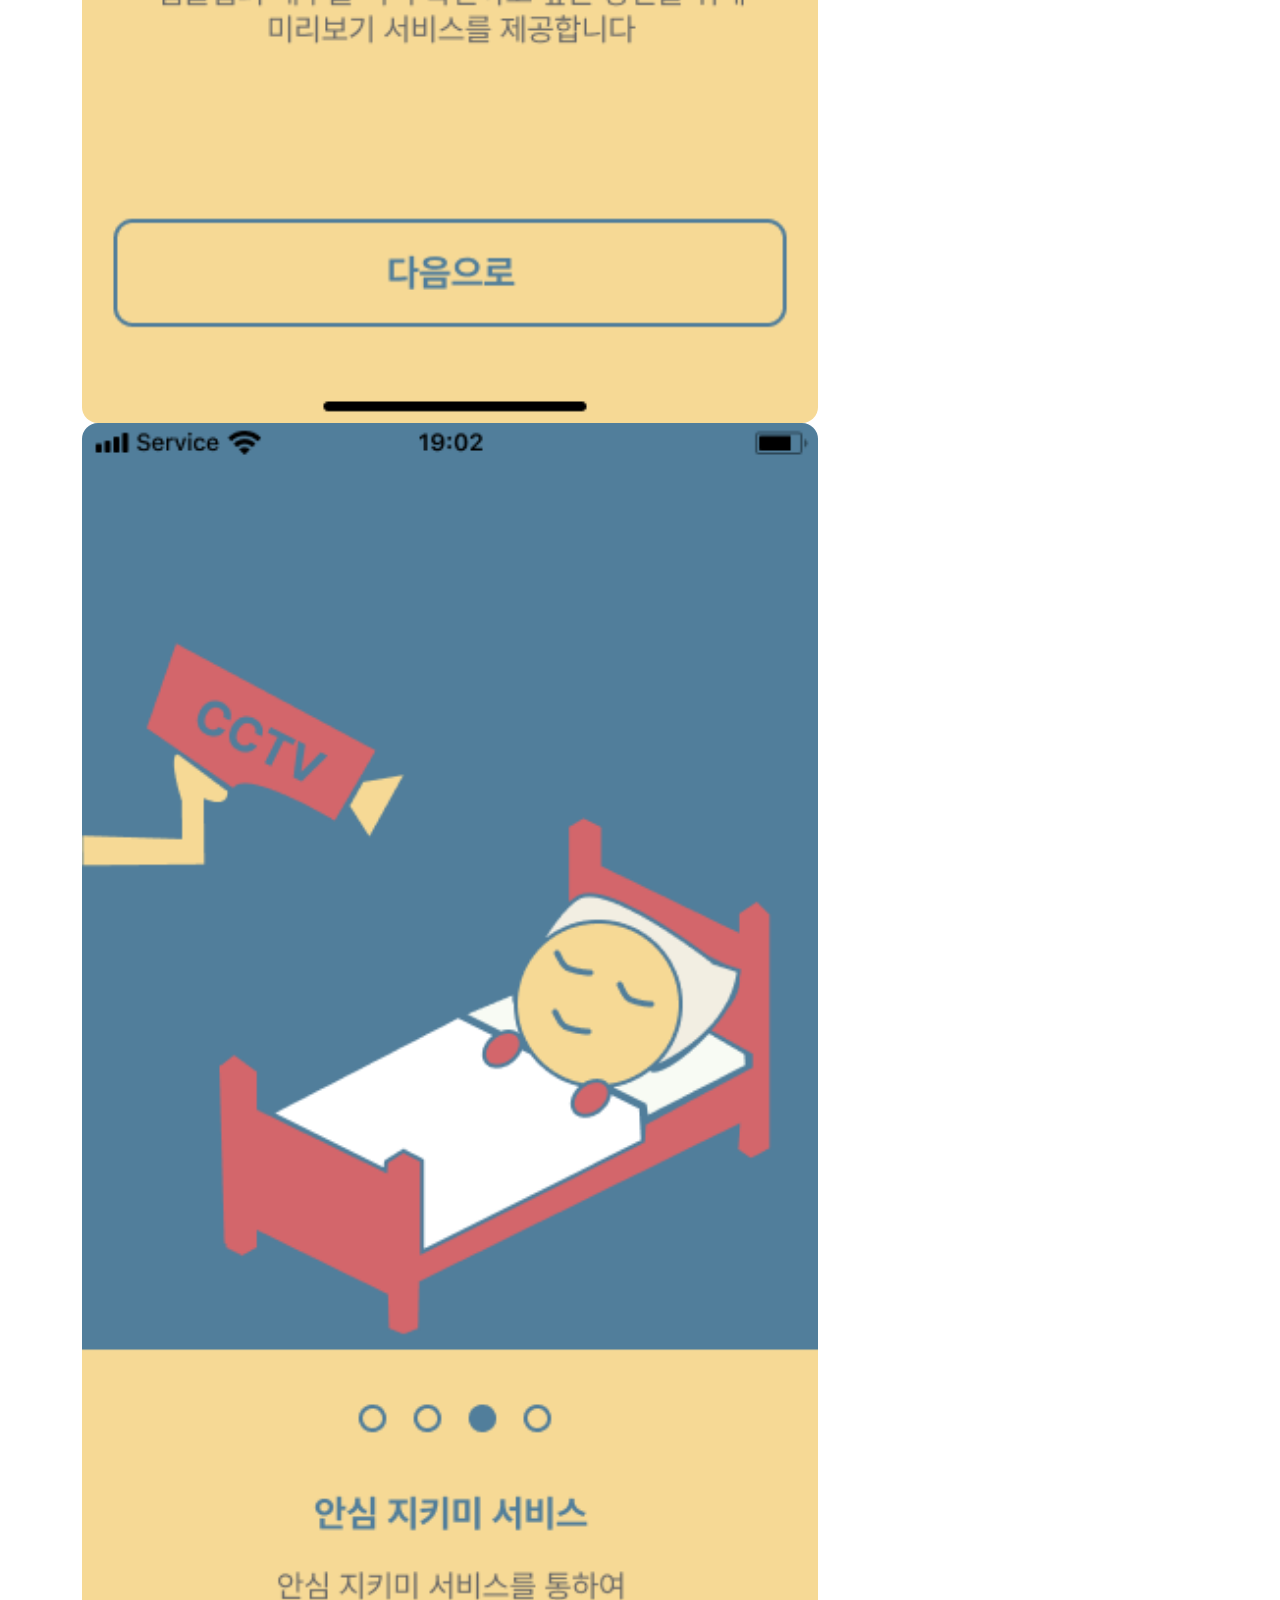
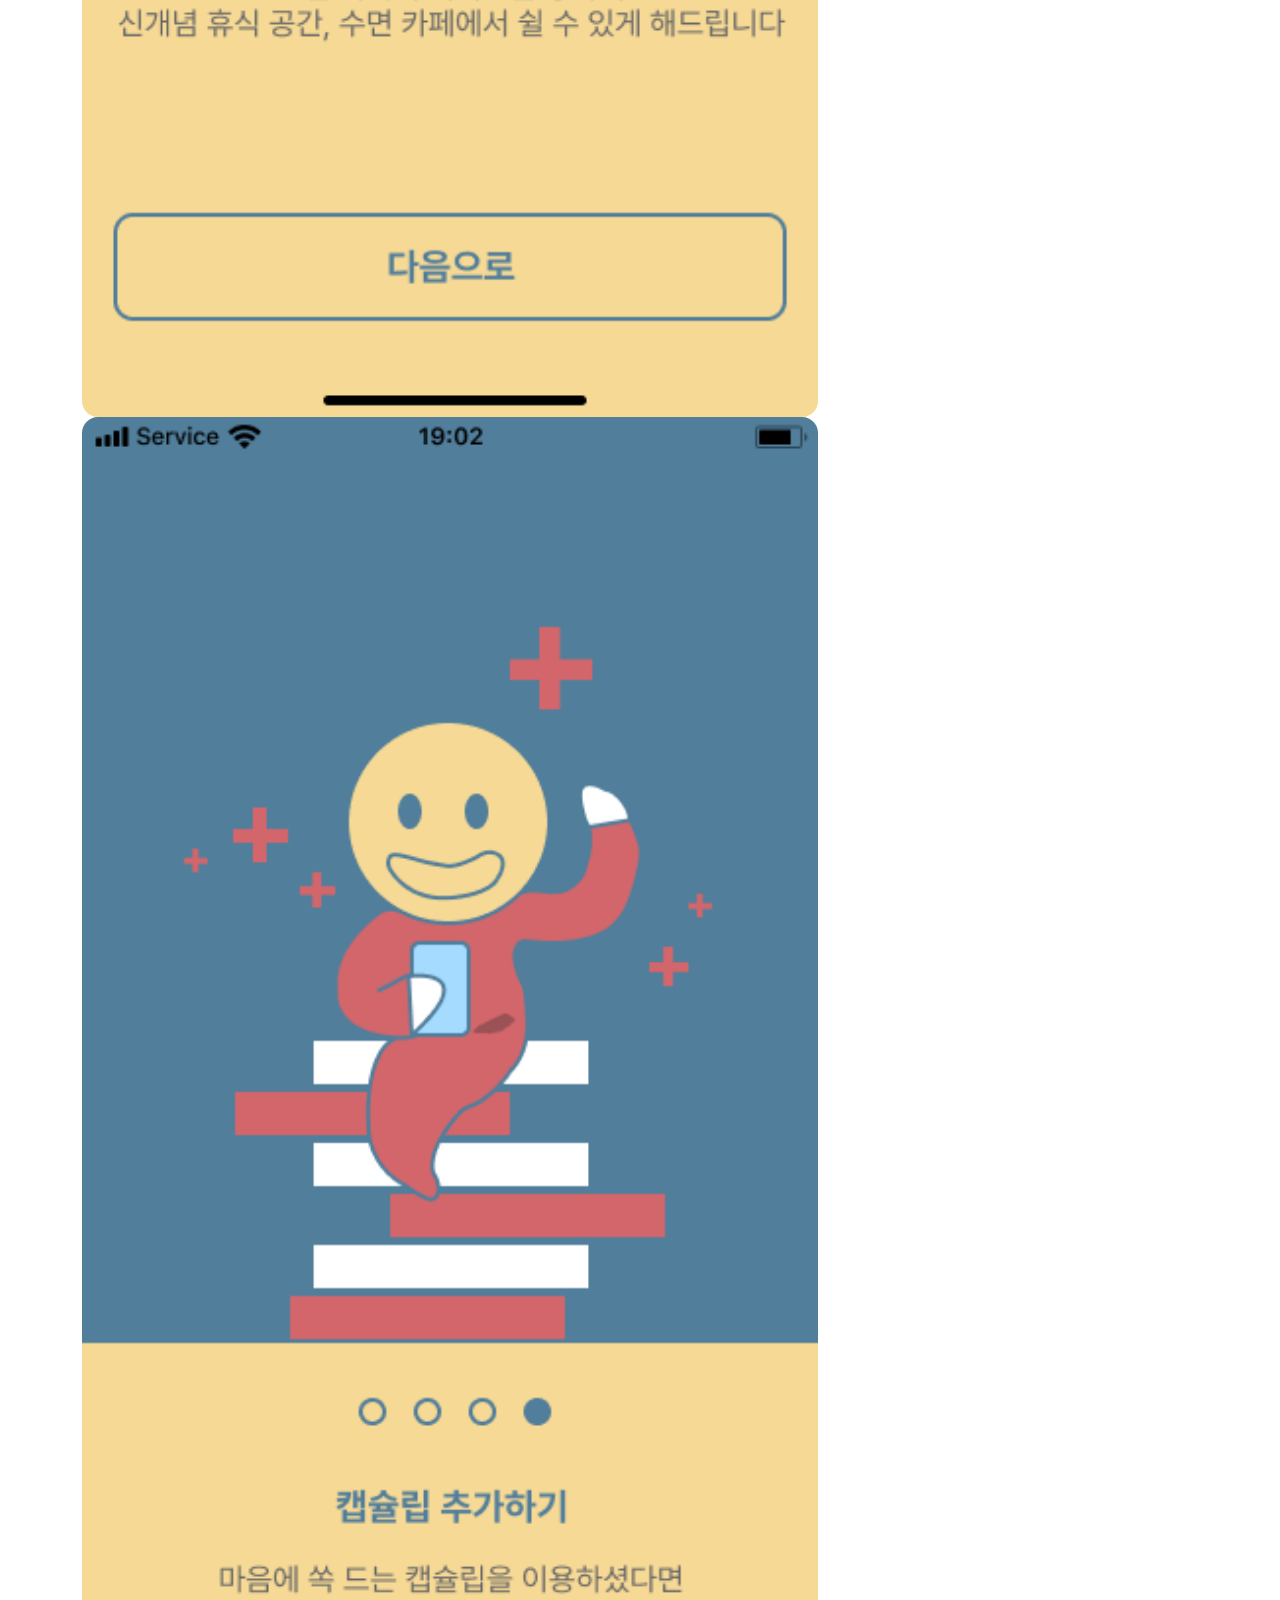
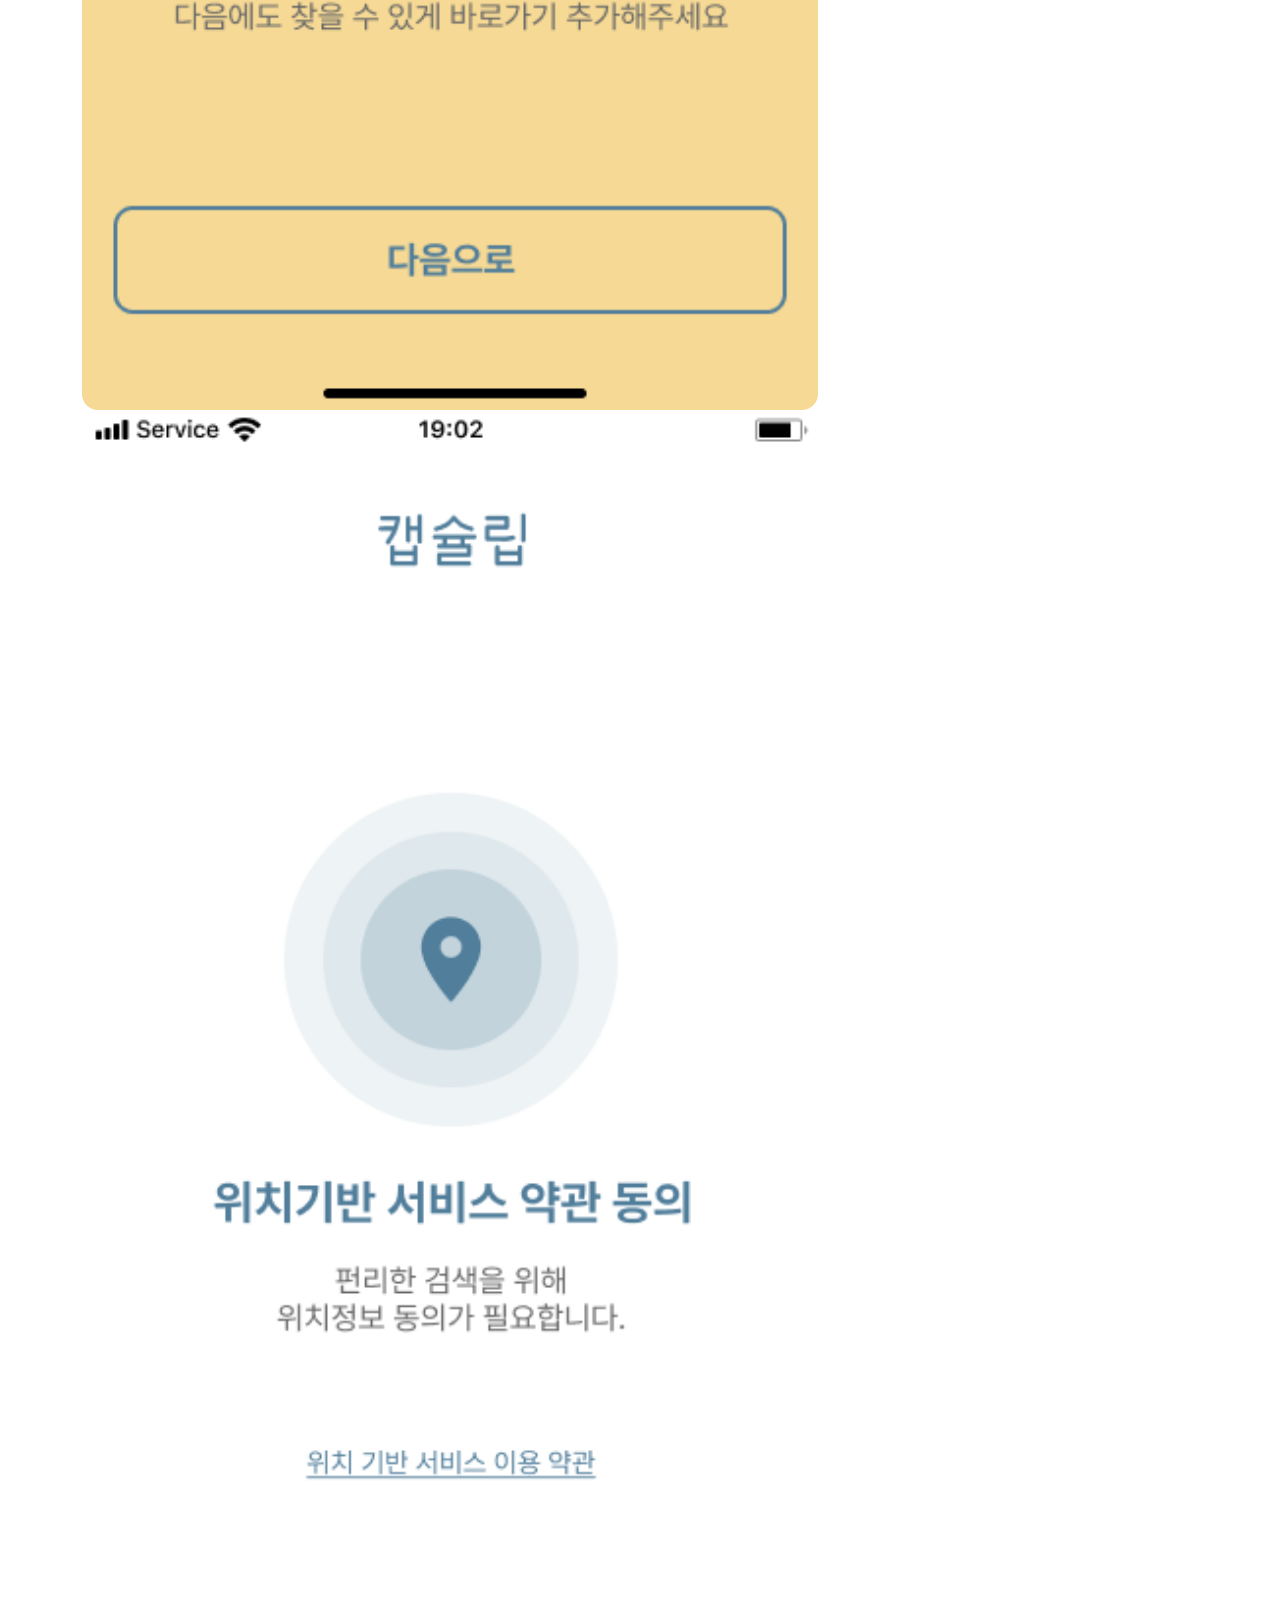
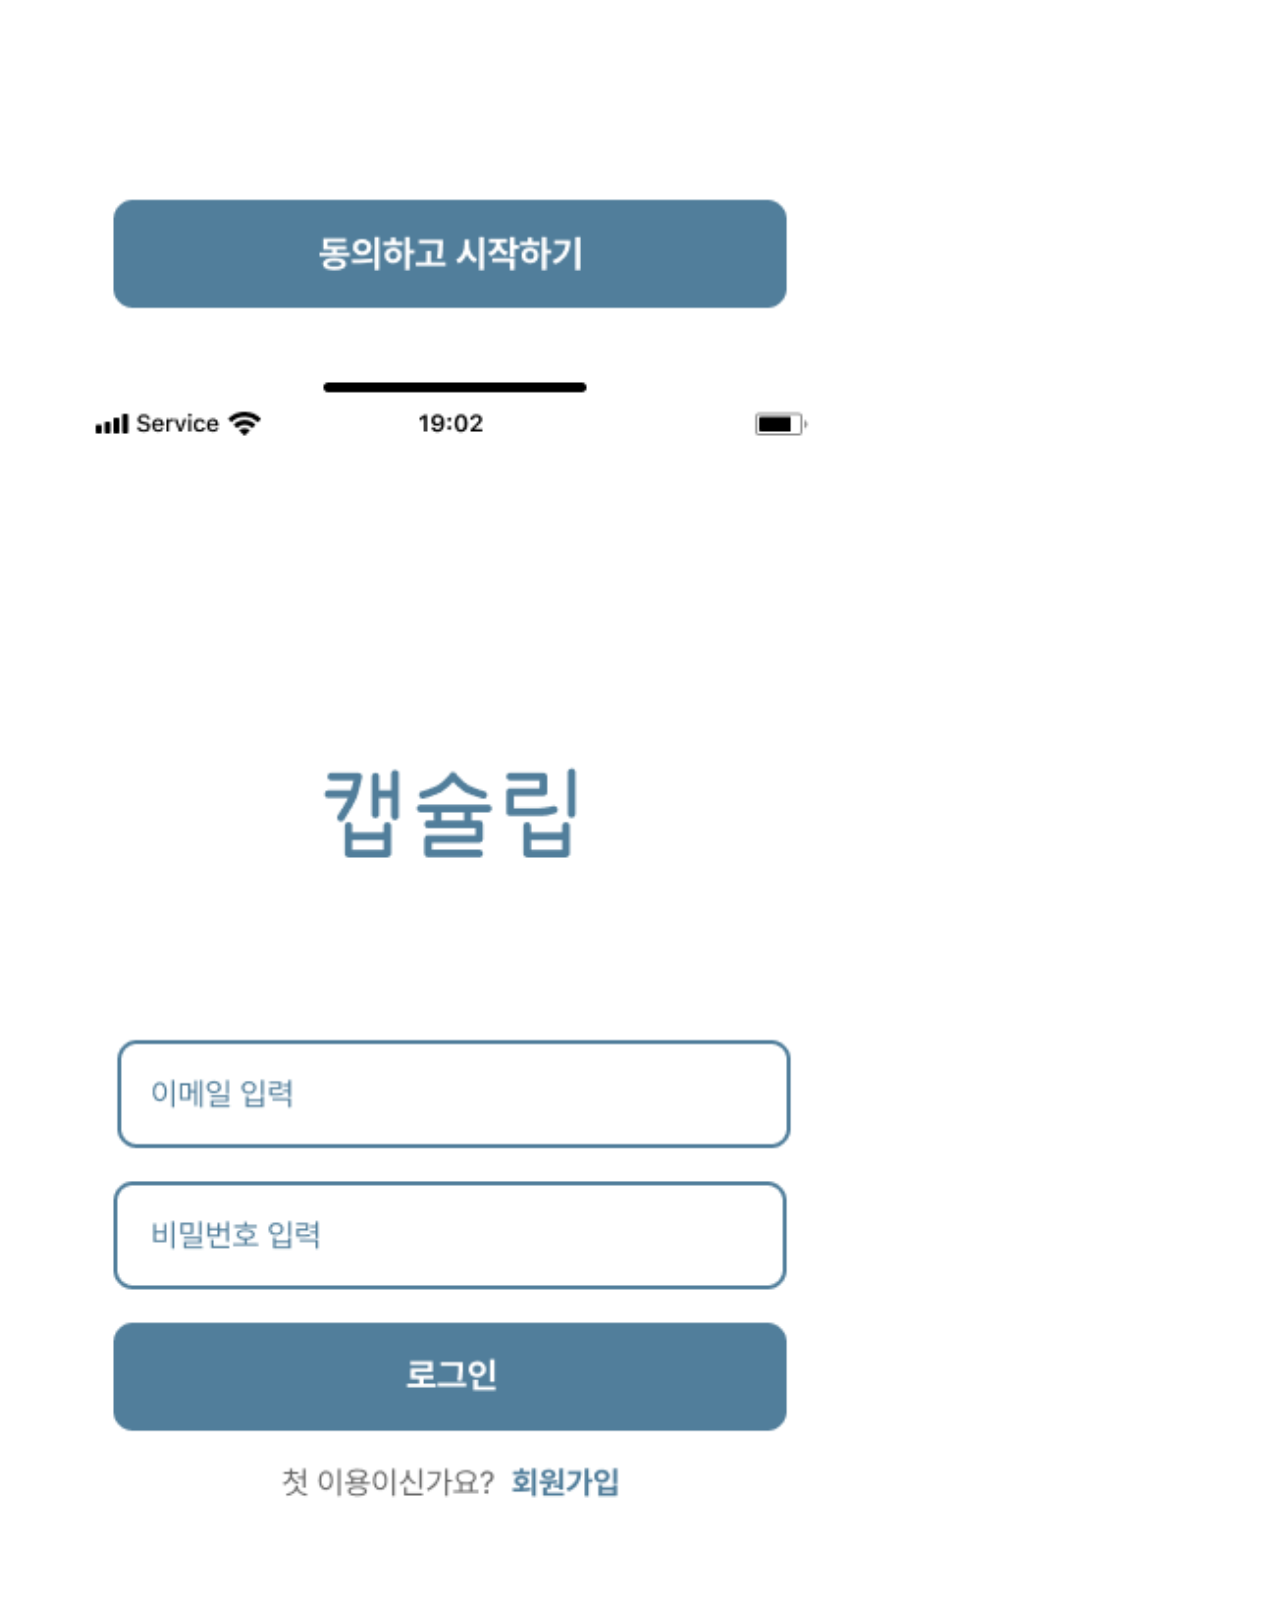
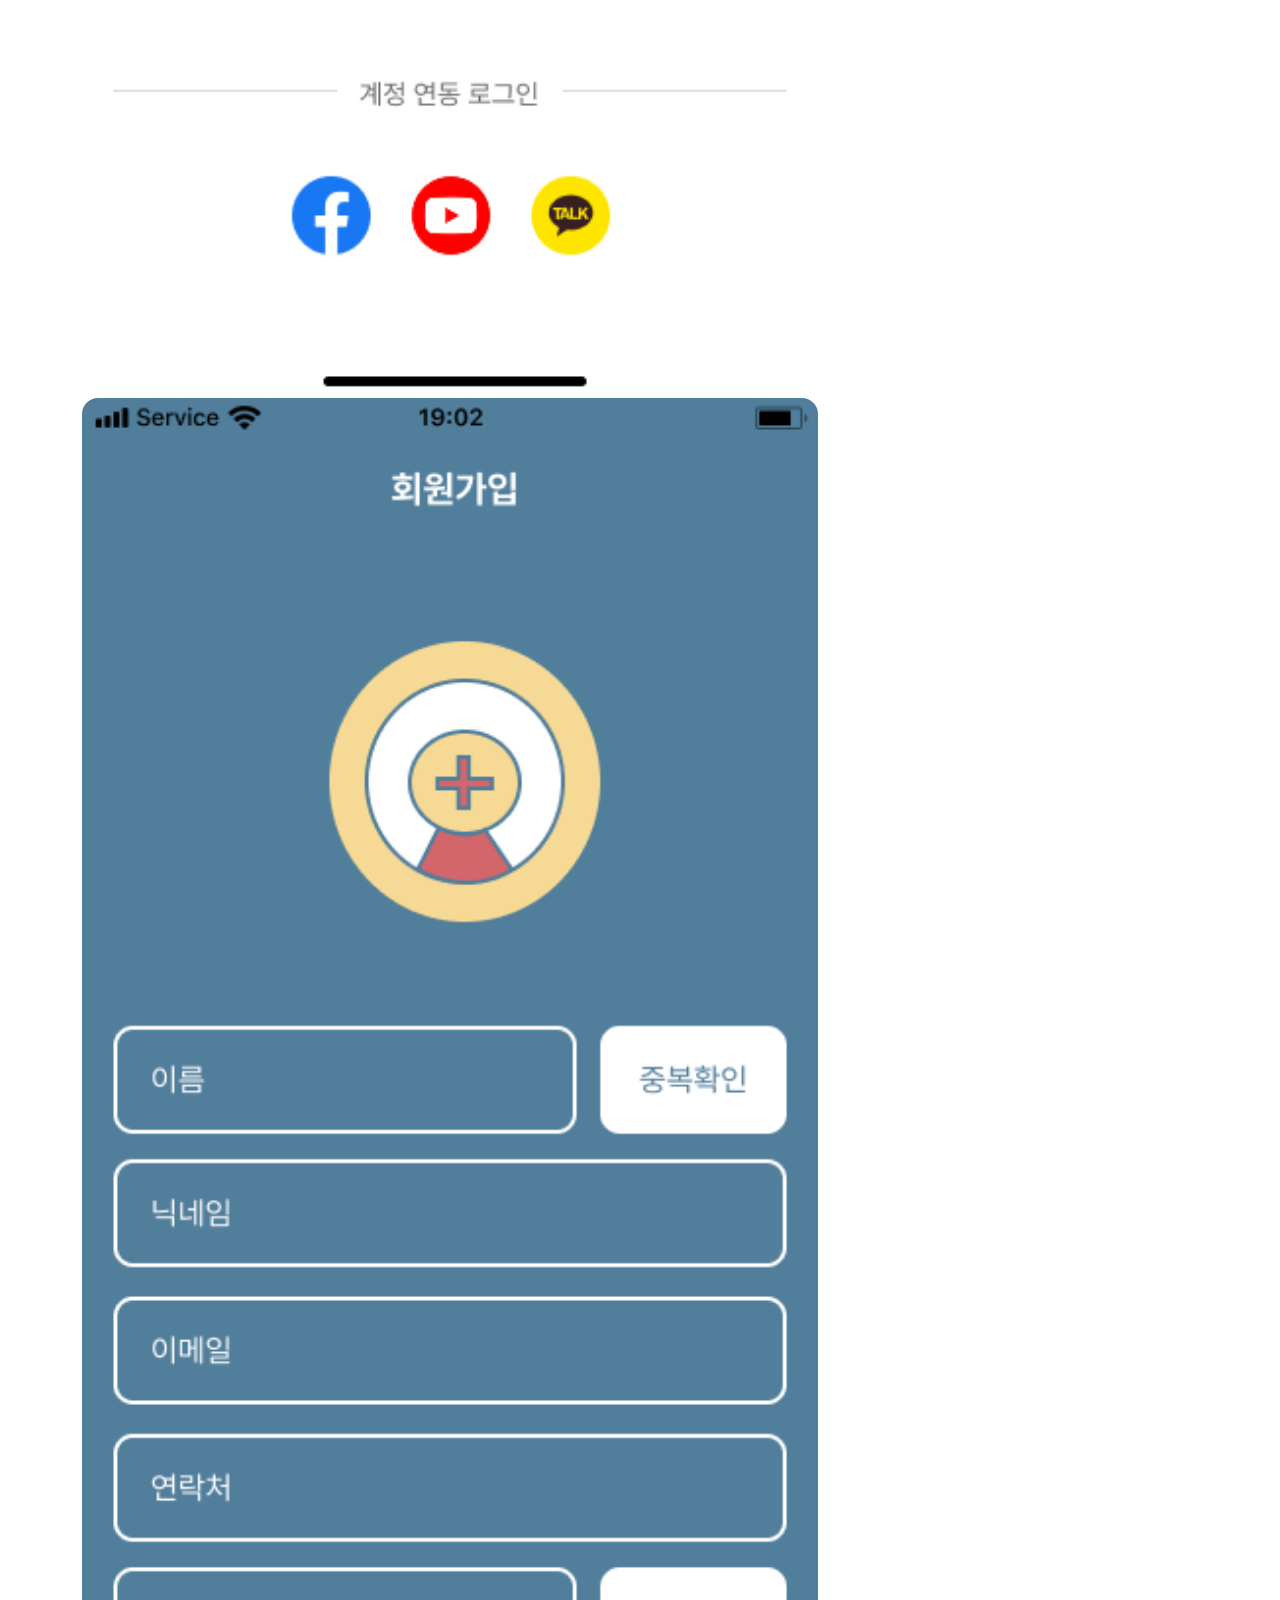
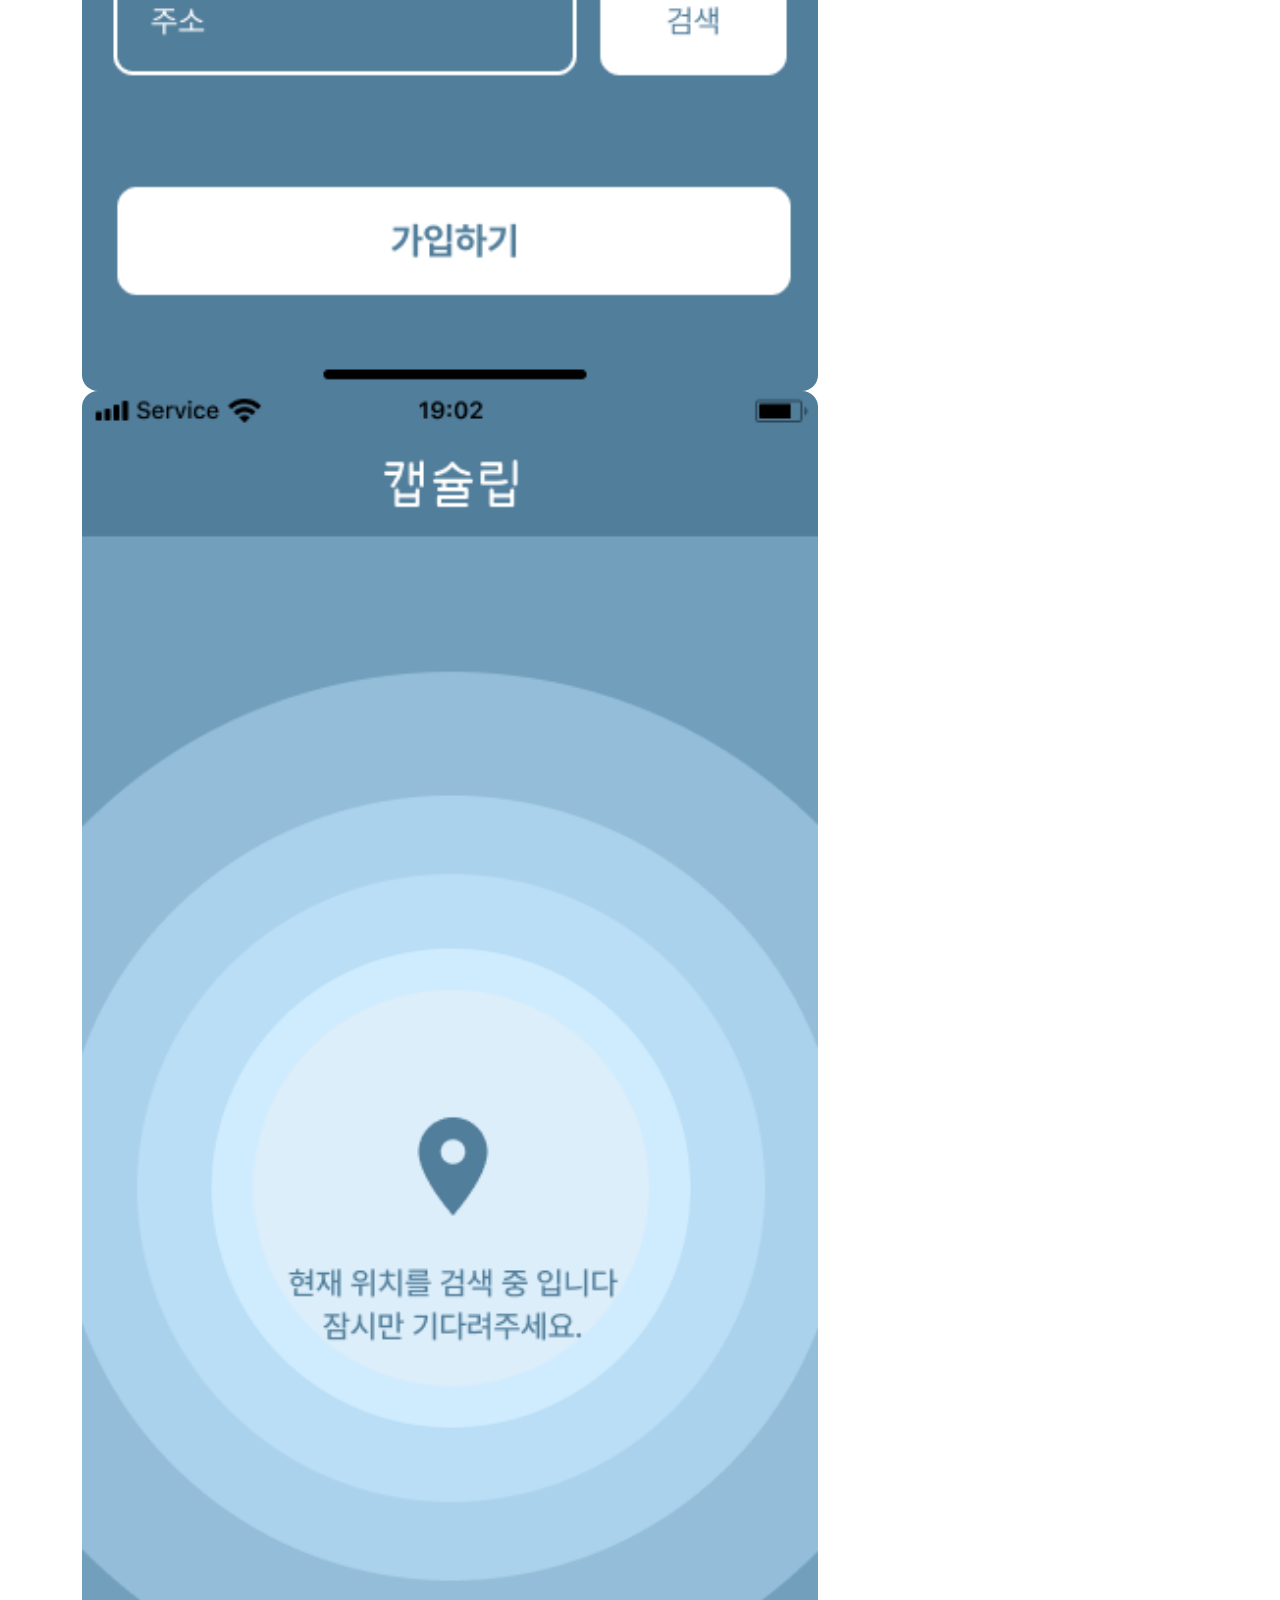
<file: portfolio-details11.html>
<!DOCTYPE html>
<html lang="en">

<!DOCTYPE html>
<html lang="ko">

<head> 
  <meta charset="utf-8">
  <meta content="width=device-width, initial-scale=1.0" name="viewport">
  <title>김민현의 포트폴리오</title>
  <meta name="author" content="김민현">
  <meta name="description" content="안녕하세요, 디자인 영상 전문입니다.">
  <meta name="keywords" content="포트폴리오, html, css, js, 영상">
  <meta name="robots" content="noindex, nofollow"> 

  <!-- Favicons -->
  <link href="assets/img/favicon.png" rel="icon">
  <link href="assets/img/apple-touch-icon.png" rel="apple-touch-icon">

  <!-- Fonts -->
  <link href="https://fonts.googleapis.com" rel="preconnect">
  <link href="https://fonts.gstatic.com" rel="preconnect" crossorigin>
  <link href="https://fonts.googleapis.com/css2?family=Roboto:ital,wght@0,100;0,300;0,400;0,500;0,700;0,900;1,100;1,300;1,400;1,500;1,700;1,900&family=Raleway:ital,wght@0,100;0,200;0,300;0,400;0,500;0,600;0,700;0,800;0,900;1,100;1,200;1,300;1,400;1,500;1,600;1,700;1,800;1,900&family=Inter:wght@100;200;300;400;500;600;700;800;900&display=swap" rel="stylesheet">

  <!-- Vendor CSS Files -->
  <link href="assets/vendor/bootstrap/css/bootstrap.min.css" rel="stylesheet">
  <link href="assets/vendor/bootstrap-icons/bootstrap-icons.css" rel="stylesheet">
  <link href="assets/vendor/aos/aos.css" rel="stylesheet">
  <link href="assets/vendor/glightbox/css/glightbox.min.css" rel="stylesheet">
  <link href="assets/vendor/swiper/swiper-bundle.min.css" rel="stylesheet">

  <!-- Main CSS File -->
  <link href="assets/css/main.css" rel="stylesheet">


</head>

<body class="index-page">

  <header id="header" class="header d-flex align-items-center fixed-top">
    <div class="container-fluid container-xl position-relative d-flex align-items-center">

      <a href="index.html" class="logo d-flex align-items-center me-auto">
        <!-- Uncomment the line below if you also wish to use an image logo -->
        <img src="assets/img/상단아이콘2.png" alt="">
        <h1 class="sitename noto-kim">Crazitive Kim</h1>
      </a> 

      <nav id="navmenu" class="navmenu">
        <ul>
          <li><a href="index.html#hero" class="active">Home</a></li>
          <li><a href="index.html#about">About</a></li>

          

          <li class="dropdown"><a href="index.html#portfolio"><span>Portfolio</span> <i class="bi bi-chevron-down toggle-dropdown"></i></a>
            <ul>
              <li><a href="#">디 자 인</a></li>
              
              <li><a href="#">영 상</a></li>
            </ul>
          </li>
          <li><a href="index.html#contact">Contact</a></li>
        </ul>
        <i class="mobile-nav-toggle d-xl-none bi bi-view-list"></i>
      </nav>

      <!--<a class="cta-btn" href="index.html#about">Get Started</a>-->

    </div>
  </header>


  <main class="main">

    <!-- Page Title -->
    <div class="page-title dark-background" data-aos="fade" style="background-image: url(assets/img/page-title-bg.webp);">
      <div class="container position-relative">
        <h1>Portfolio Details</h1>
        <p>Explore the purpose, process, and outcome of this project.</p>
        <nav class="breadcrumbs">
          <ol>
            <li><a href="index.html">Home</a></li>
            <li class="current">Portfolio Details</li>
          </ol>
        </nav>
      </div>
    </div><!-- End Page Title -->

    <!-- Portfolio Details Section -->
    <section id="portfolio-details" class="portfolio-details section">

      <div class="container" data-aos="fade-up" data-aos-delay="100">

        <div class="row gy-4">

          <div class="col-lg-8">
            <div class="portfolio-details-slider swiper init-swiper">

              <script type="application/json" class="swiper-config">
                {
                  "loop": true,
                  "speed": 600,
                  "autoplay": {
                    "delay": 5000
                  },
                  "slidesPerView": "auto",
                  "pagination": {
                    "el": ".swiper-pagination",
                    "type": "bullets",
                    "clickable": true
                  }
                }
              </script>

              <div class="swiper-wrapper align-items-center">
                <div class="swiper-slide">
                                <div class="position-relative mt-4">
                <img src="assets/img/portfolio/캡슐립1.png" class="img-fluid rounded-4" alt="">
                <img src="assets/img/portfolio/캡슐립2.png" class="img-fluid rounded-4" alt="">
                <img src="assets/img/portfolio/캡슐립3.png" class="img-fluid rounded-4" alt="">
                <img src="assets/img/portfolio/캡슐립4.png" class="img-fluid rounded-4" alt="">
                <img src="assets/img/portfolio/캡슐립5.png" class="img-fluid rounded-4" alt="">
                <img src="assets/img/portfolio/캡슐립6.png" class="img-fluid rounded-4" alt="">
                <img src="assets/img/portfolio/캡슐립7.png" class="img-fluid rounded-4" alt="">
                <img src="assets/img/portfolio/캡슐립8.png" class="img-fluid rounded-4" alt="">
                <img src="assets/img/portfolio/캡슐립9.png" class="img-fluid rounded-4" alt="">
                <img src="assets/img/portfolio/캡슐립10.png" class="img-fluid rounded-4" alt="">
                <img src="assets/img/portfolio/캡슐립11.png" class="img-fluid rounded-4" alt="">
                <img src="assets/img/portfolio/캡슐립12.png" class="img-fluid rounded-4" alt="">
                <img src="assets/img/portfolio/캡슐립13.png" class="img-fluid rounded-4" alt="">
                <img src="assets/img/portfolio/캡슐립14.png" class="img-fluid rounded-4" alt="">
                <img src="assets/img/portfolio/캡슐립15.png" class="img-fluid rounded-4" alt="">
                <img src="assets/img/portfolio/캡슐립16.png" class="img-fluid rounded-4" alt="">
                <img src="assets/img/portfolio/캡슐립17.png" class="img-fluid rounded-4" alt="">

              
              </div>
                </div>

                
              </div>
              <div class="swiper-pagination"></div>
            </div>
          </div>

          <div class="col-lg-4">
            <div class="portfolio-info" data-aos="fade-up" data-aos-delay="200">
              <h3>Project information</h3>
              <ul>
                <li><strong>Category</strong>: UI Design</li>
                <li><strong>Client</strong>: 	Personal Project</li>
                <li><strong>Project date</strong>: 2025</li>
                <!--<li><strong>Project URL</strong>: <a href="#">www.example.com</a></li> -->
              </ul>
            </div>
            <div class="portfolio-description" data-aos="fade-up" data-aos-delay="300">
              <h2>캡슐립 어플 UI 디자인</h2>
              <p>합리적인 가격에 가볍게 머무를 공간이 필요한 사람들을 위한 수면카페, [캡슐립] 어플리케이션 UI 디자인입니다. 제가 직접 기획한 가상의 어플이며, Figma를 활용하였습니다.
                
              </p>
            </div>
          </div>

        </div>

      </div>

    </section><!-- /Portfolio Details Section -->

  </main>

   <footer id="footer" class="footer dark-background">

    <div class="container footer-top">
      <div class="row gy-4">
        <div class="col-lg-4 col-md-6 footer-about">
          <a href="index.html" class="logo d-flex align-items-center">
            <span class="sitename noto-kim">Minhyun Kim</span>
          </a>
          
        </div>





      </div>
    </div>

    <div class="container copyright text-center mt-4">
      <p>© <span>Copyright</span> <strong class="px-1 sitename">Minhyun Kim</strong> <span>All Rights Reserved</span></p>
      <div class="credits">
       
        Designed by MINHYUN KIM
      </div>
    </div>

  </footer>

  <!-- Scroll Top -->
  <a href="#" id="scroll-top" class="scroll-top d-flex align-items-center justify-content-center"><i class="bi bi-arrow-up-short"></i></a>

  <!-- Preloader -->
  <div id="preloader"></div>

  <!-- Vendor JS Files -->
  <script src="assets/vendor/bootstrap/js/bootstrap.bundle.min.js"></script>
  <script src="assets/vendor/php-email-form/validate.js"></script>
  <script src="assets/vendor/aos/aos.js"></script>
  <script src="assets/vendor/glightbox/js/glightbox.min.js"></script>
  <script src="assets/vendor/purecounter/purecounter_vanilla.js"></script>
  <script src="assets/vendor/swiper/swiper-bundle.min.js"></script>
  <script src="assets/vendor/imagesloaded/imagesloaded.pkgd.min.js"></script>
  <script src="assets/vendor/isotope-layout/isotope.pkgd.min.js"></script>

  <!-- Main JS File -->
  <script src="assets/js/main.js"></script>

 

</body>

</html>

</body>

</html>
</file>
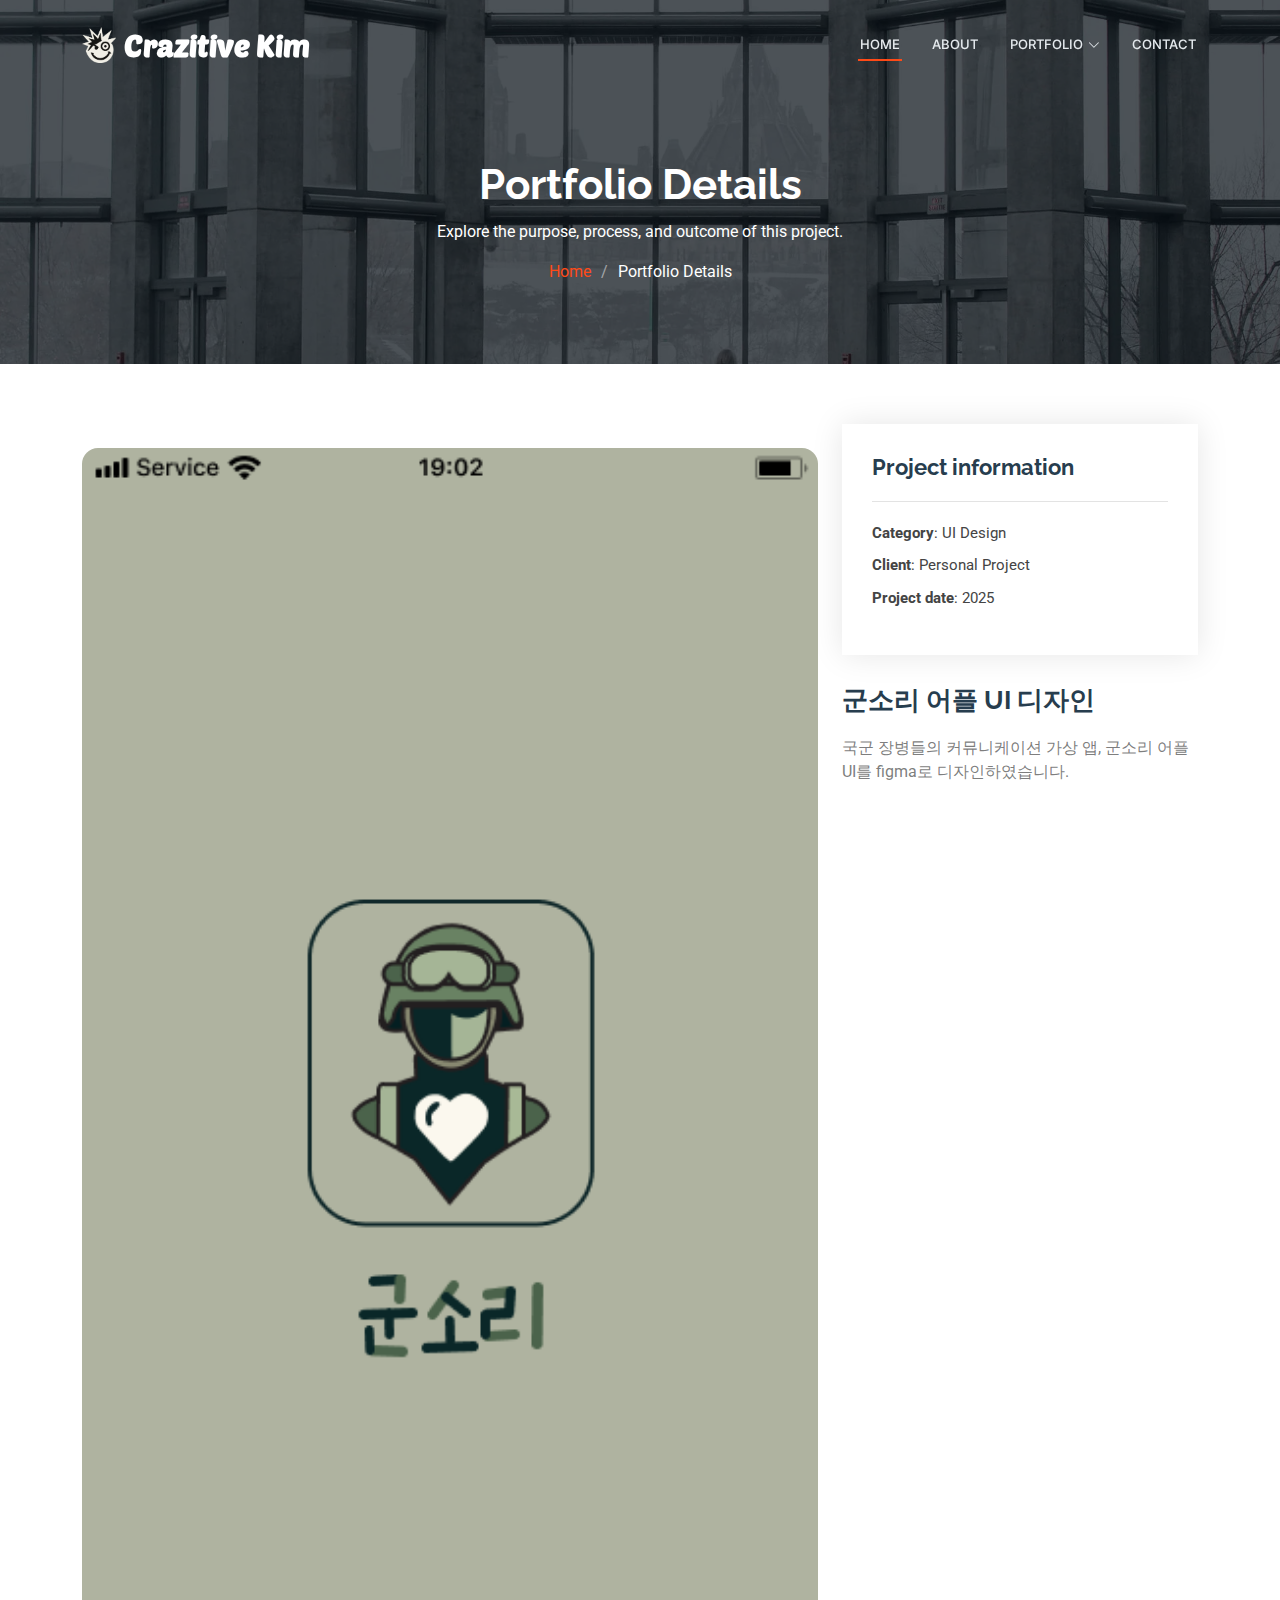
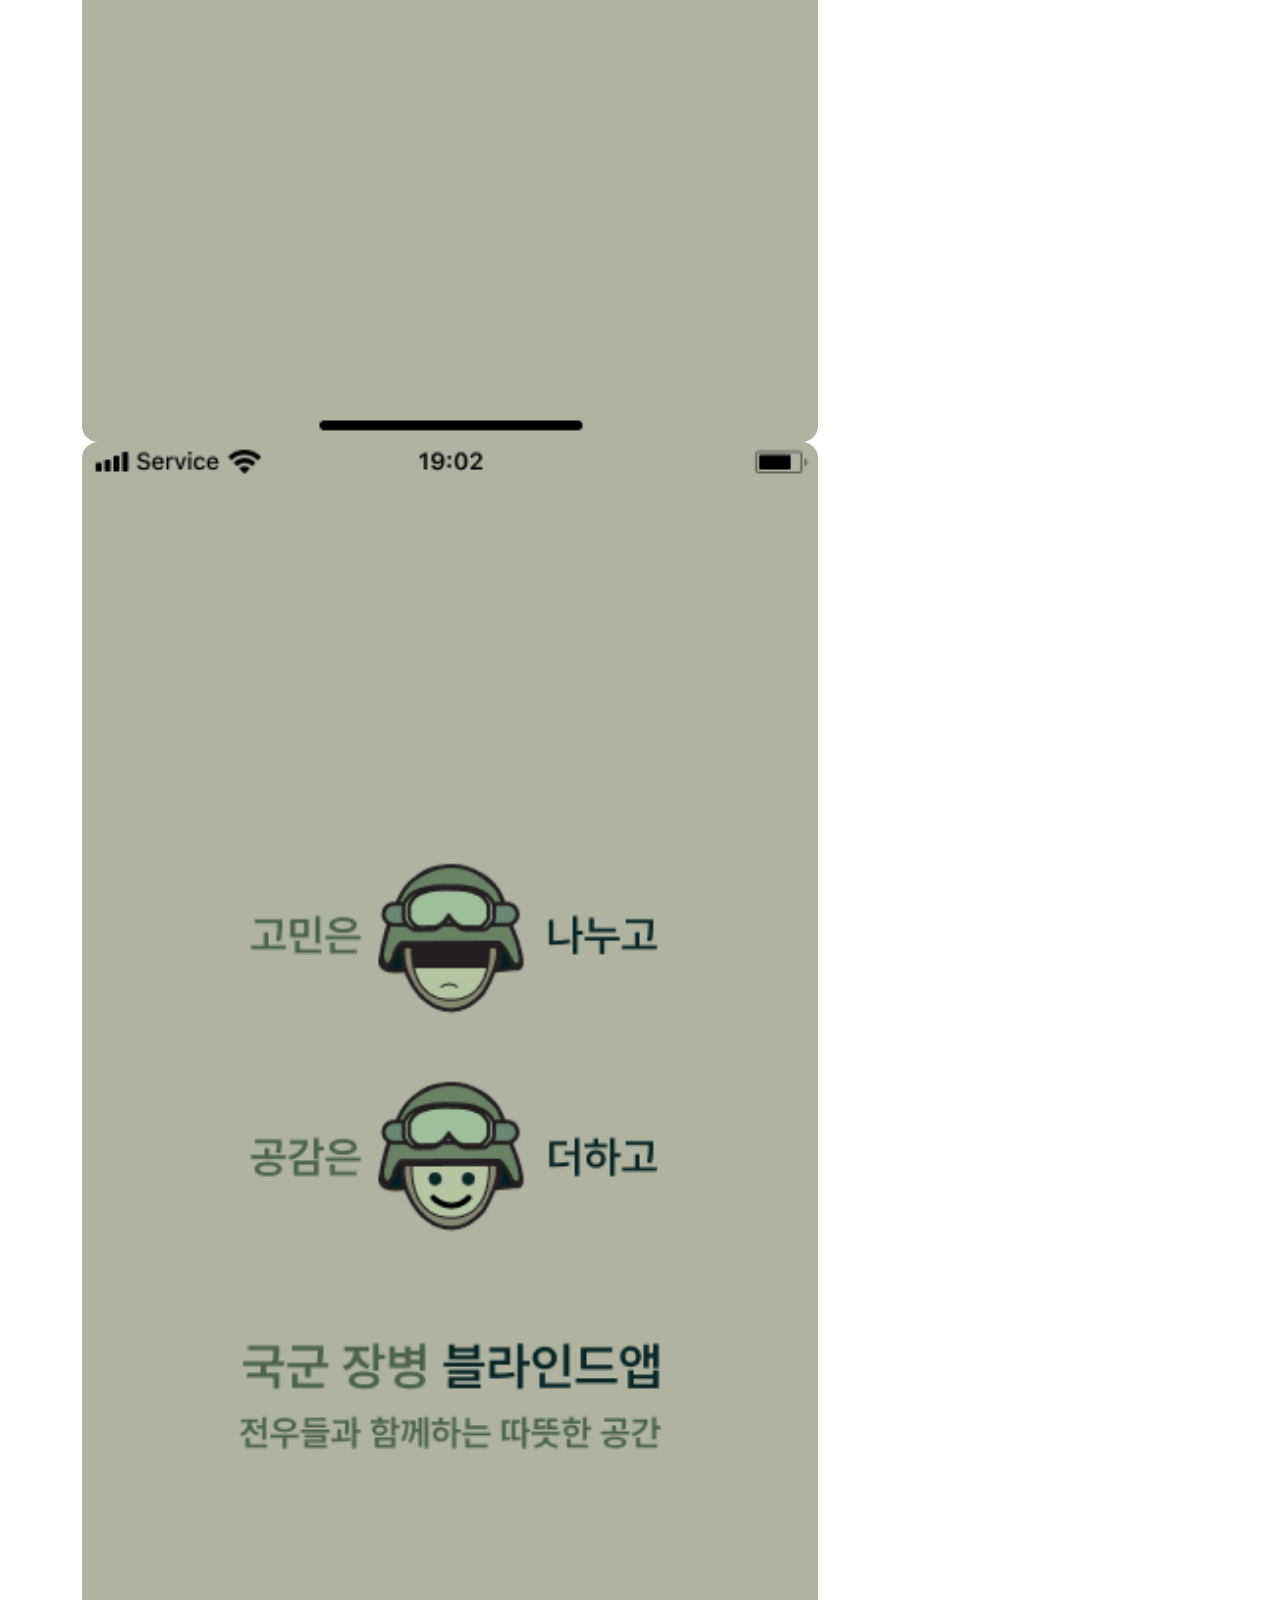
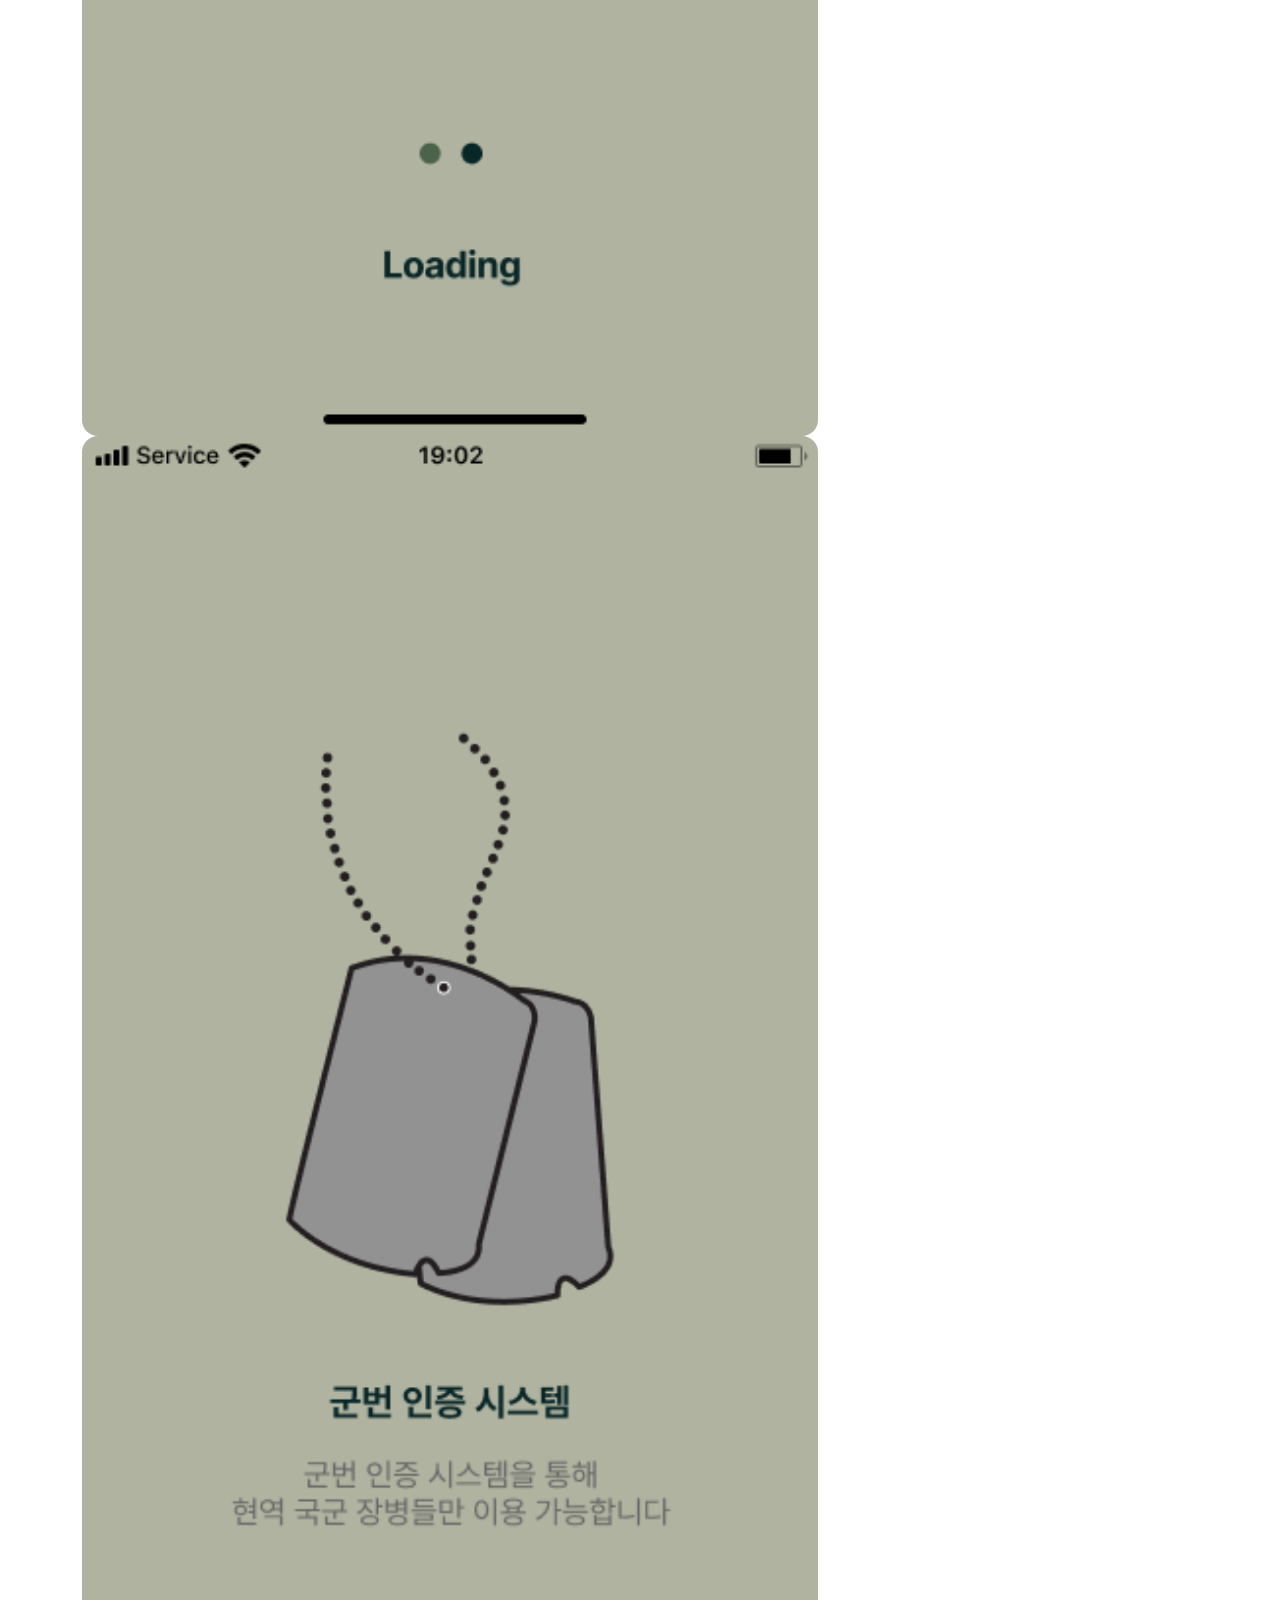
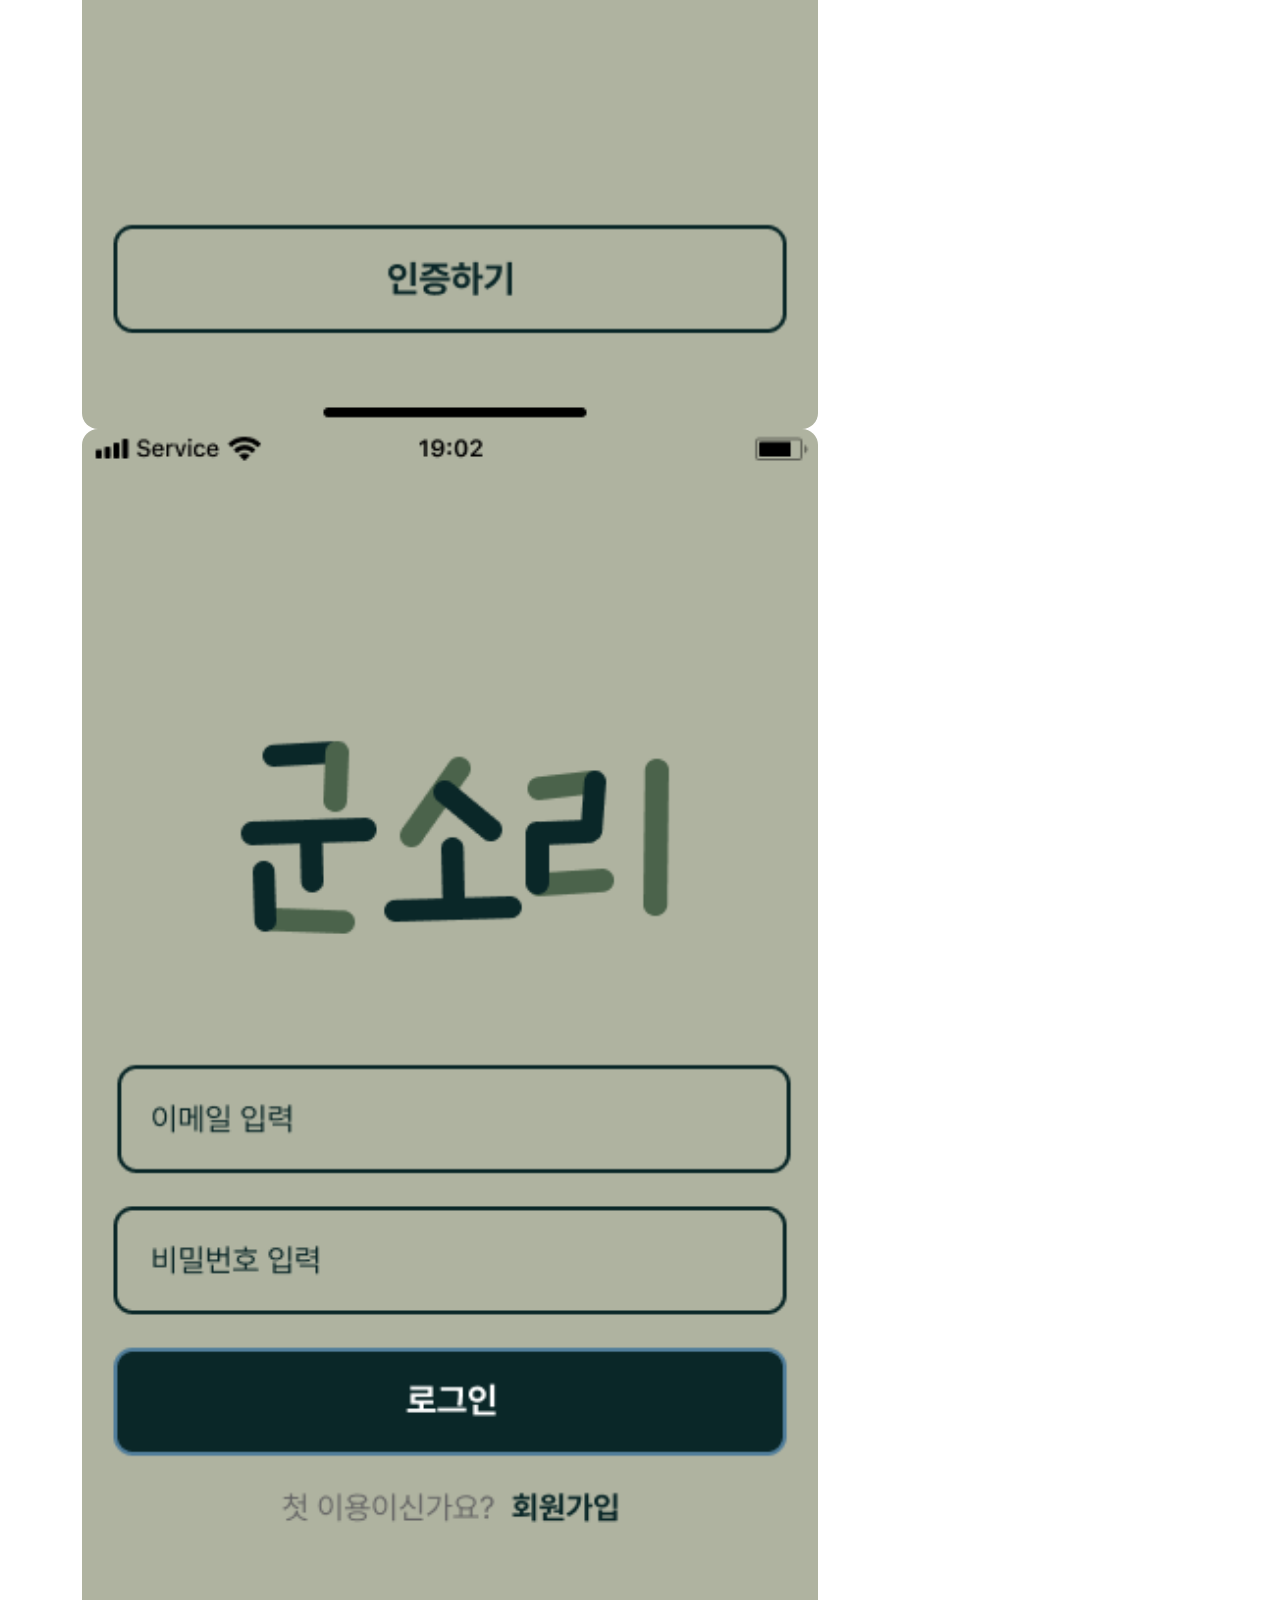
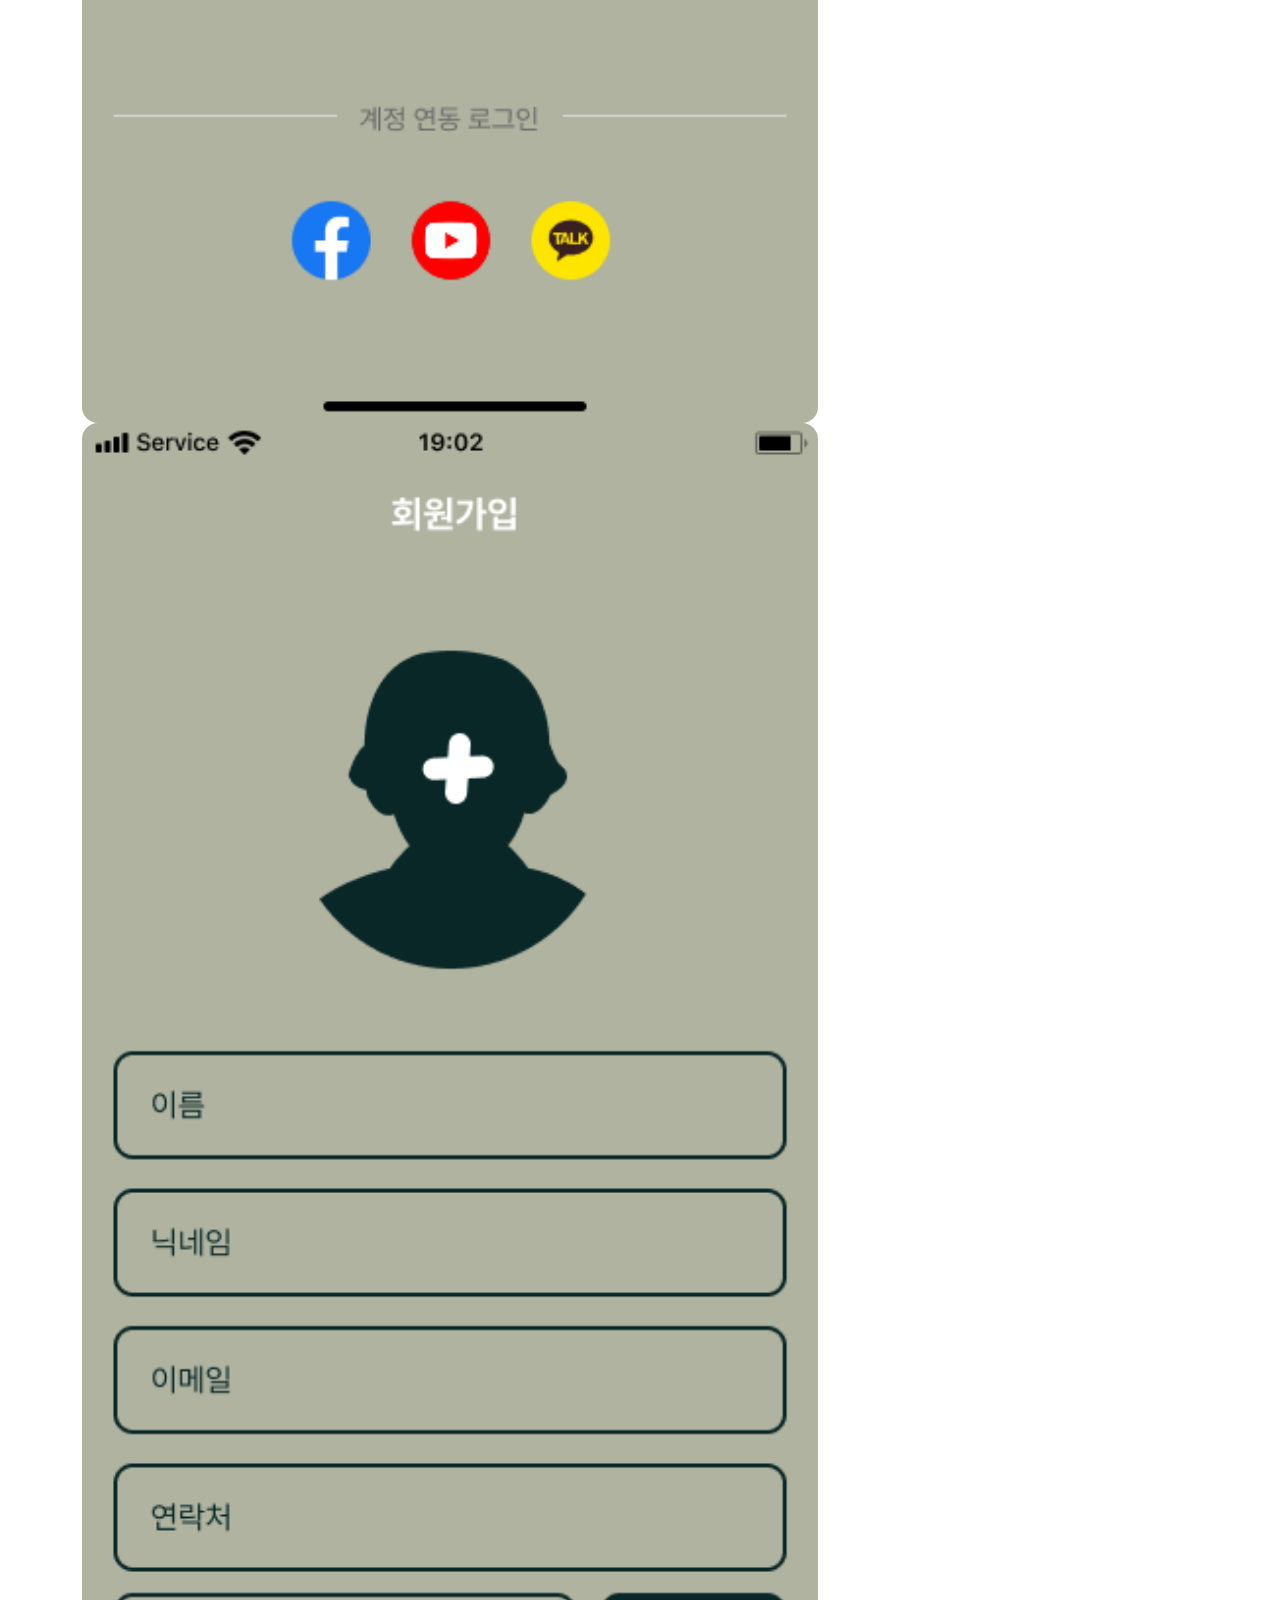
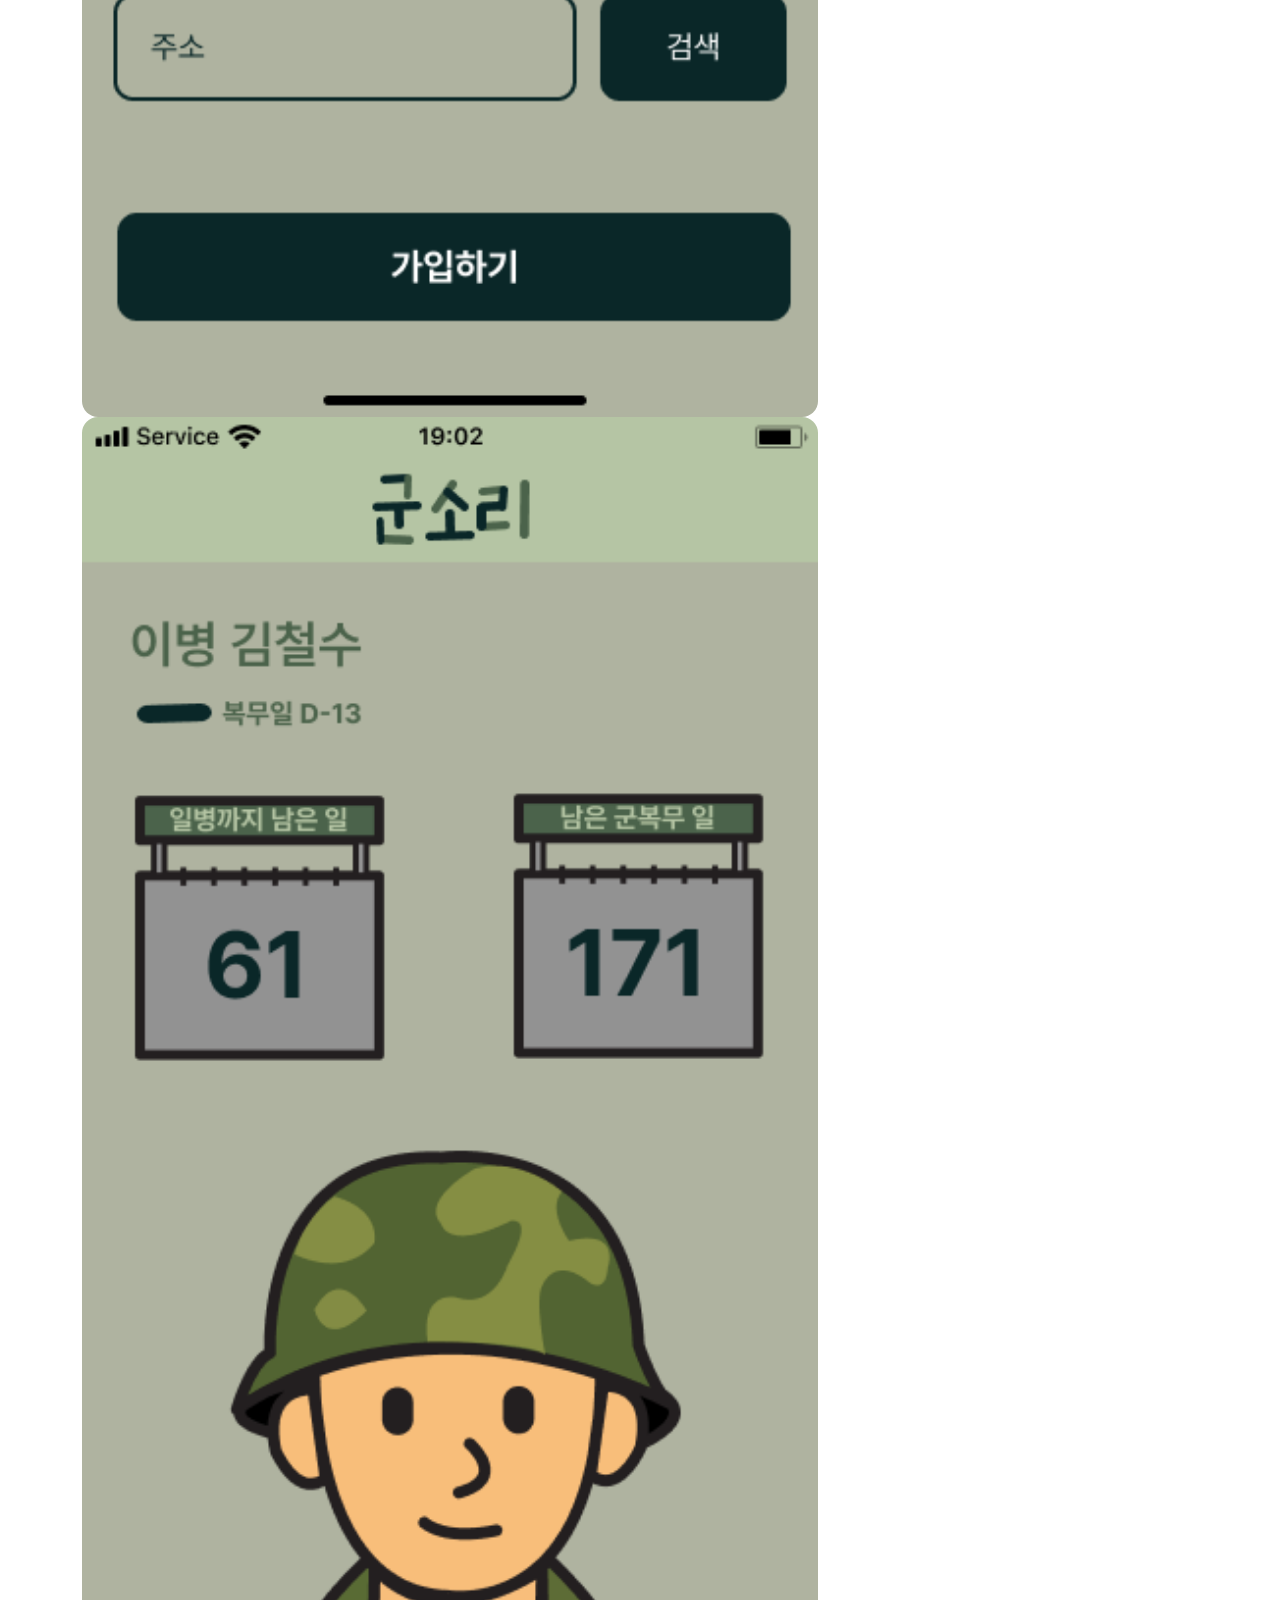
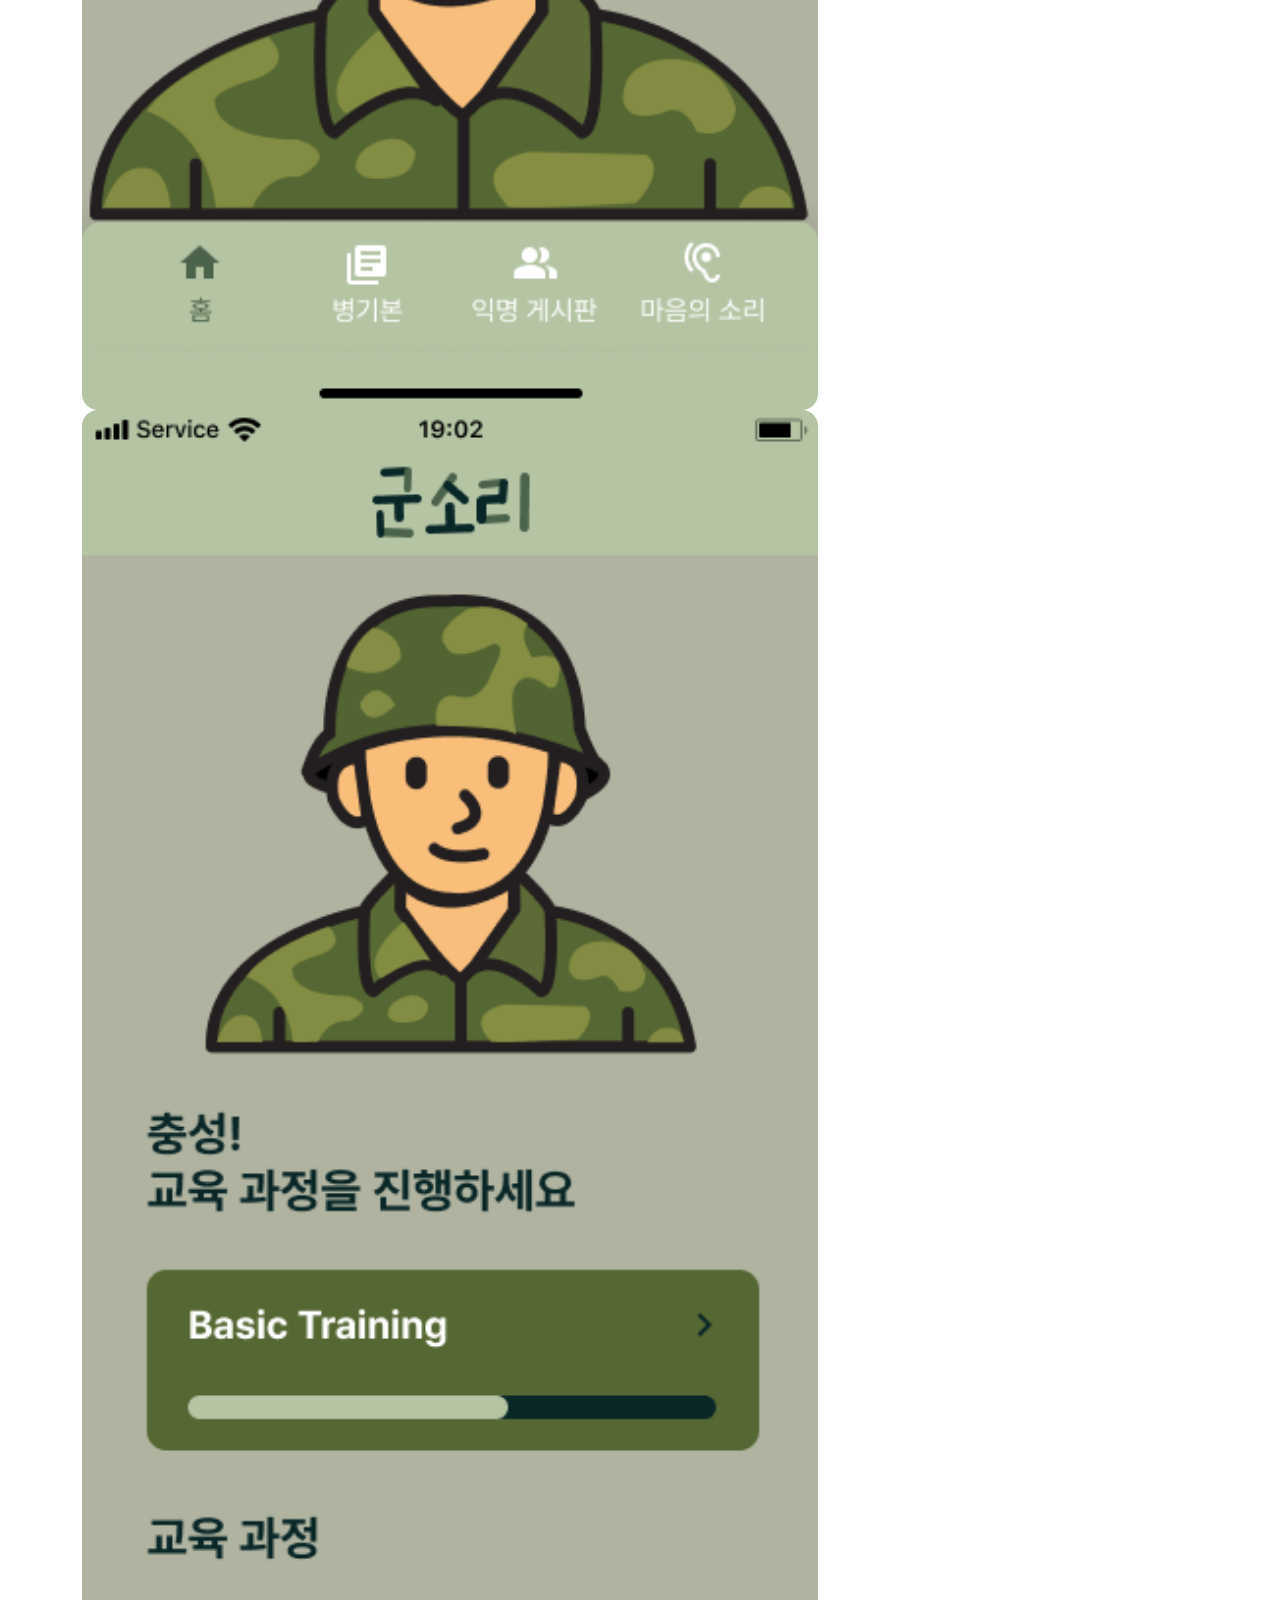
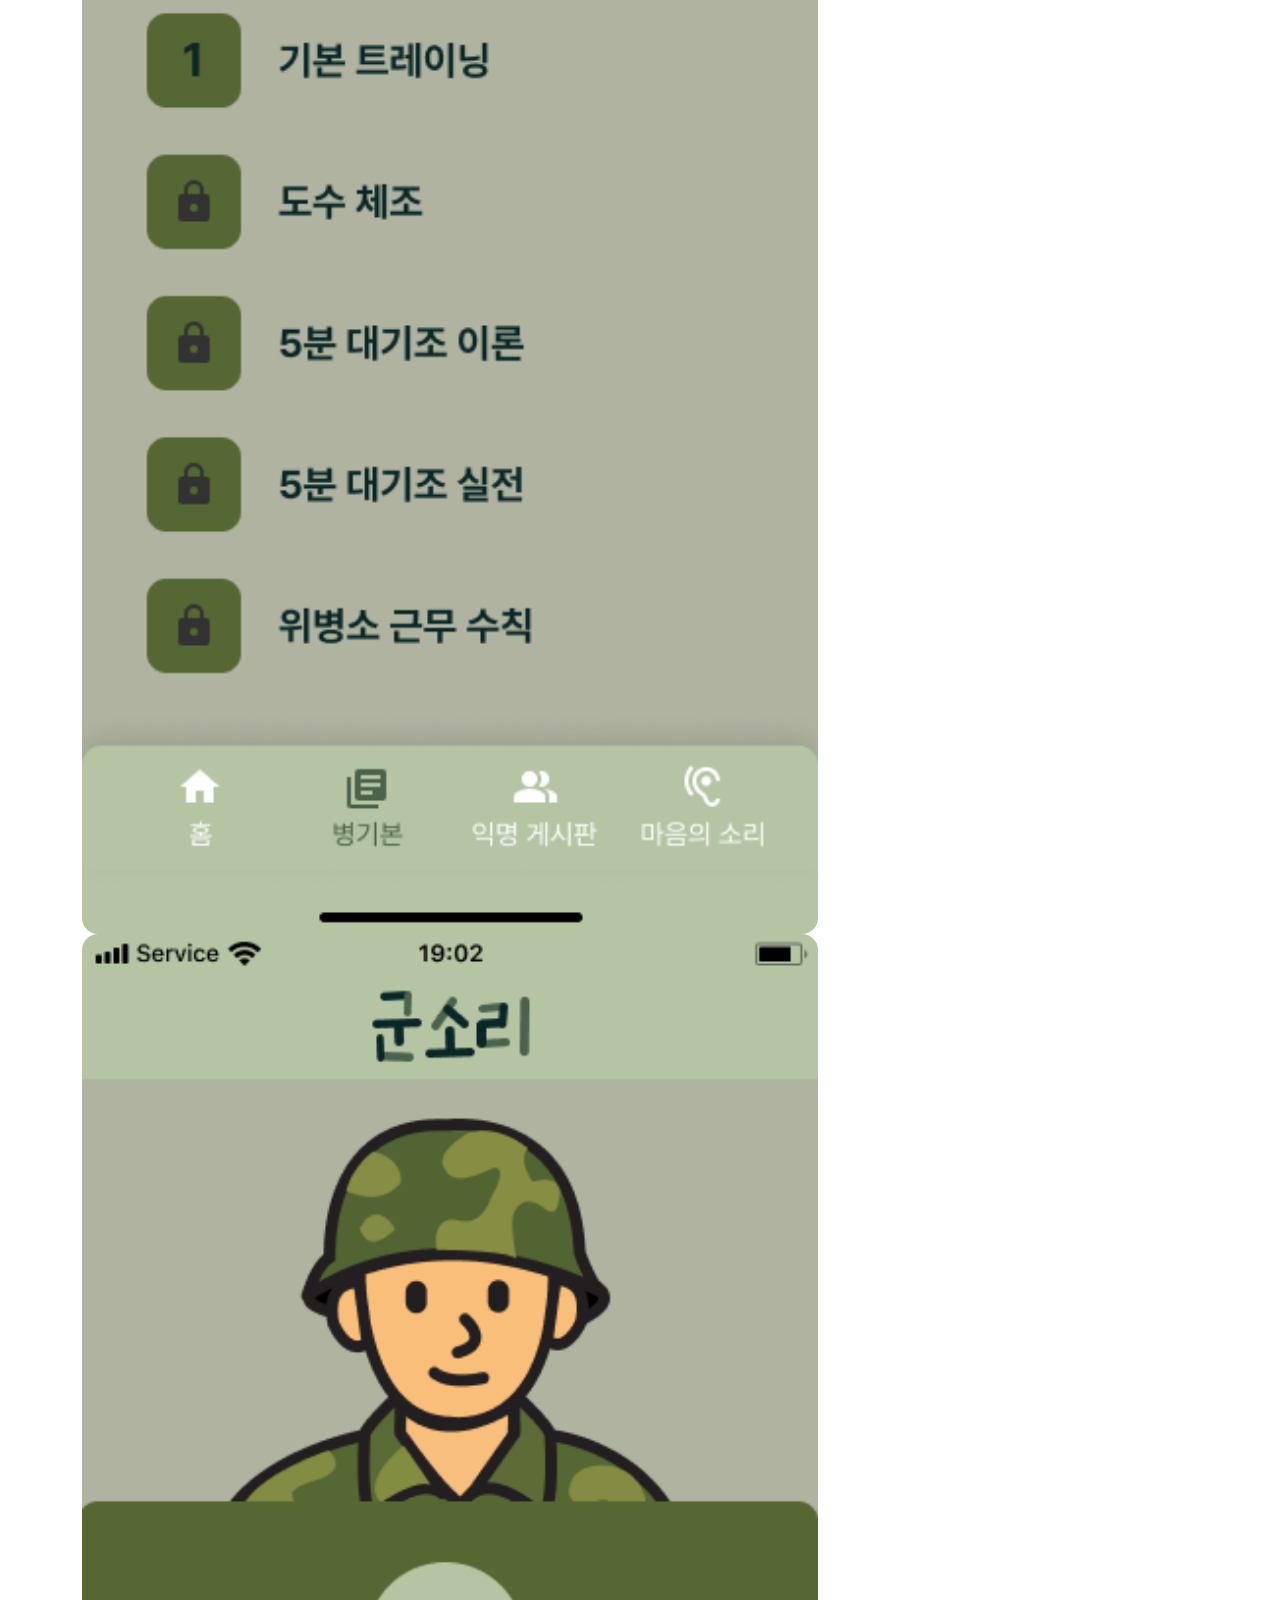
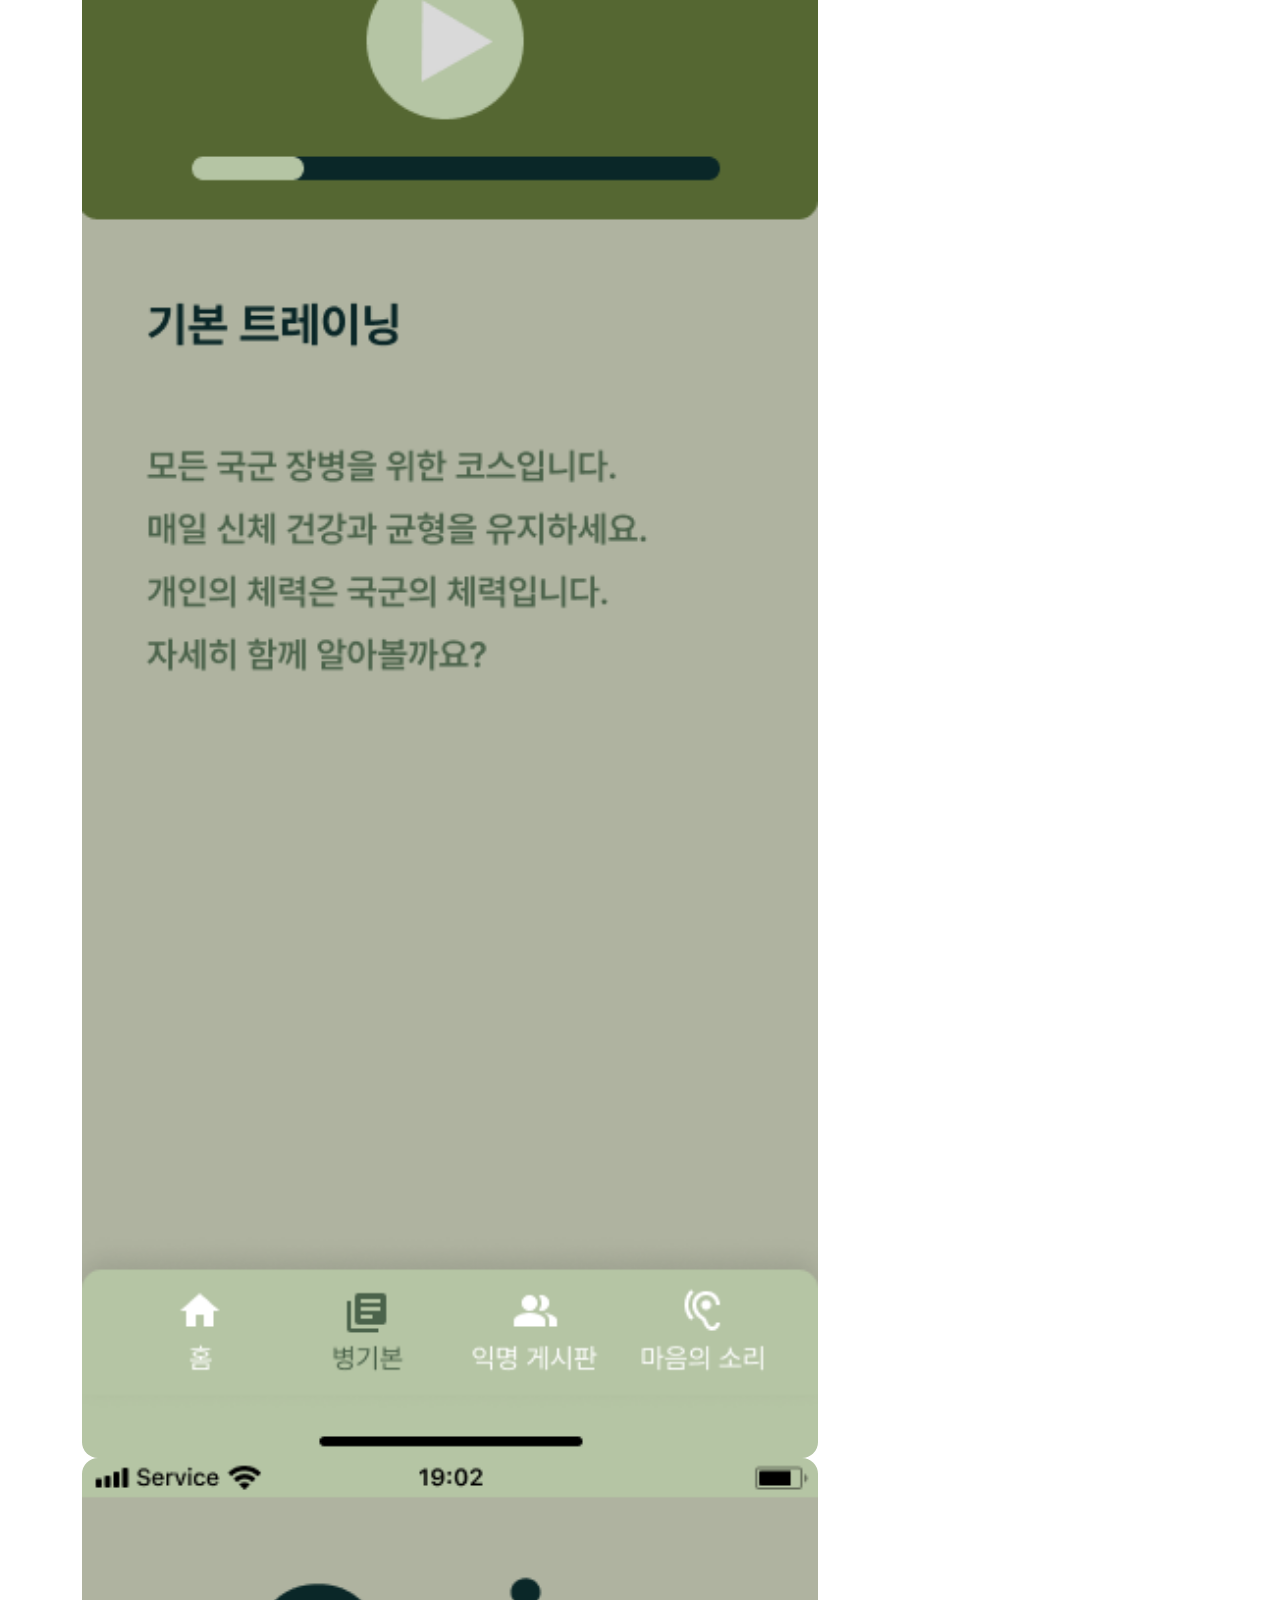
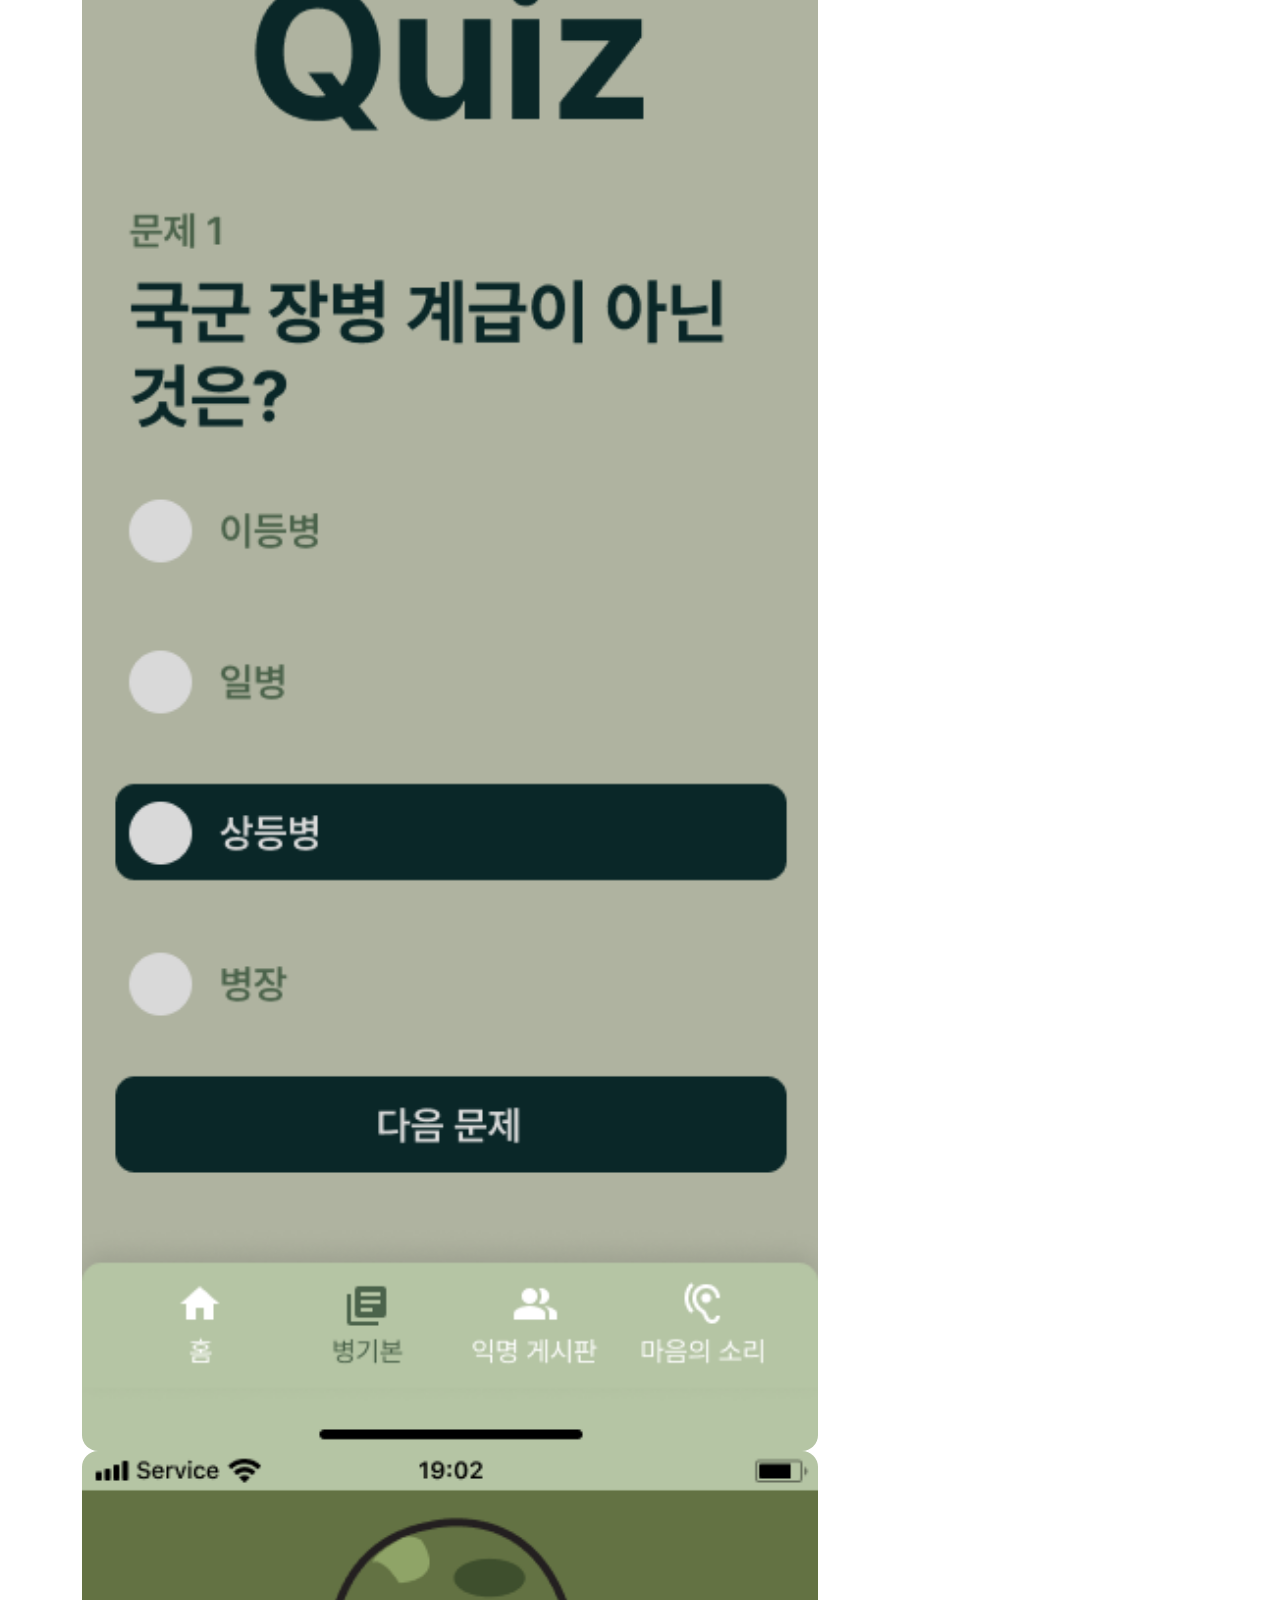
<file: portfolio-details12.html>
<!DOCTYPE html>
<html lang="en">

<!DOCTYPE html>
<html lang="ko">

<head> 
  <meta charset="utf-8">
  <meta content="width=device-width, initial-scale=1.0" name="viewport">
  <title>김민현의 포트폴리오</title>
  <meta name="author" content="김민현">
  <meta name="description" content="안녕하세요, 디자인 영상 전문입니다.">
  <meta name="keywords" content="포트폴리오, html, css, js, 영상">
  <meta name="robots" content="noindex, nofollow"> 

  <!-- Favicons -->
  <link href="assets/img/favicon.png" rel="icon">
  <link href="assets/img/apple-touch-icon.png" rel="apple-touch-icon">

  <!-- Fonts -->
  <link href="https://fonts.googleapis.com" rel="preconnect">
  <link href="https://fonts.gstatic.com" rel="preconnect" crossorigin>
  <link href="https://fonts.googleapis.com/css2?family=Roboto:ital,wght@0,100;0,300;0,400;0,500;0,700;0,900;1,100;1,300;1,400;1,500;1,700;1,900&family=Raleway:ital,wght@0,100;0,200;0,300;0,400;0,500;0,600;0,700;0,800;0,900;1,100;1,200;1,300;1,400;1,500;1,600;1,700;1,800;1,900&family=Inter:wght@100;200;300;400;500;600;700;800;900&display=swap" rel="stylesheet">

  <!-- Vendor CSS Files -->
  <link href="assets/vendor/bootstrap/css/bootstrap.min.css" rel="stylesheet">
  <link href="assets/vendor/bootstrap-icons/bootstrap-icons.css" rel="stylesheet">
  <link href="assets/vendor/aos/aos.css" rel="stylesheet">
  <link href="assets/vendor/glightbox/css/glightbox.min.css" rel="stylesheet">
  <link href="assets/vendor/swiper/swiper-bundle.min.css" rel="stylesheet">

  <!-- Main CSS File -->
  <link href="assets/css/main.css" rel="stylesheet">


</head>

<body class="index-page">

  <header id="header" class="header d-flex align-items-center fixed-top">
    <div class="container-fluid container-xl position-relative d-flex align-items-center">

      <a href="index.html" class="logo d-flex align-items-center me-auto">
        <!-- Uncomment the line below if you also wish to use an image logo -->
        <img src="assets/img/상단아이콘2.png" alt="">
        <h1 class="sitename noto-kim">Crazitive Kim</h1>
      </a> 

      <nav id="navmenu" class="navmenu">
        <ul>
          <li><a href="index.html#hero" class="active">Home</a></li>
          <li><a href="index.html#about">About</a></li>

          

          <li class="dropdown"><a href="index.html#portfolio"><span>Portfolio</span> <i class="bi bi-chevron-down toggle-dropdown"></i></a>
            <ul>
              <li><a href="#">디 자 인</a></li>
              
              <li><a href="#">영 상</a></li>
            </ul>
          </li>
          <li><a href="index.html#contact">Contact</a></li>
        </ul>
        <i class="mobile-nav-toggle d-xl-none bi bi-view-list"></i>
      </nav>

      <!--<a class="cta-btn" href="index.html#about">Get Started</a>-->

    </div>
  </header>


  <main class="main">

    <!-- Page Title -->
    <div class="page-title dark-background" data-aos="fade" style="background-image: url(assets/img/page-title-bg.webp);">
      <div class="container position-relative">
        <h1>Portfolio Details</h1>
        <p>Explore the purpose, process, and outcome of this project.</p>
        <nav class="breadcrumbs">
          <ol>
            <li><a href="index.html">Home</a></li>
            <li class="current">Portfolio Details</li>
          </ol>
        </nav>
      </div>
    </div><!-- End Page Title -->

    <!-- Portfolio Details Section -->
    <section id="portfolio-details" class="portfolio-details section">

      <div class="container" data-aos="fade-up" data-aos-delay="100">

        <div class="row gy-4">

          <div class="col-lg-8">
            <div class="portfolio-details-slider swiper init-swiper">

              <script type="application/json" class="swiper-config">
                {
                  "loop": true,
                  "speed": 600,
                  "autoplay": {
                    "delay": 5000
                  },
                  "slidesPerView": "auto",
                  "pagination": {
                    "el": ".swiper-pagination",
                    "type": "bullets",
                    "clickable": true
                  }
                }
              </script>

              <div class="swiper-wrapper align-items-center">
                <div class="swiper-slide">
                                <div class="position-relative mt-4">
                <img src="assets/img/portfolio/군소리1.png" class="img-fluid rounded-4" alt="">
                <img src="assets/img/portfolio/군소리2.png" class="img-fluid rounded-4" alt="">
                <img src="assets/img/portfolio/군소리3.png" class="img-fluid rounded-4" alt="">
                <img src="assets/img/portfolio/군소리4.png" class="img-fluid rounded-4" alt="">
                <img src="assets/img/portfolio/군소리5.png" class="img-fluid rounded-4" alt="">
                <img src="assets/img/portfolio/군소리6.png" class="img-fluid rounded-4" alt="">
                <img src="assets/img/portfolio/군소리7.png" class="img-fluid rounded-4" alt="">
                <img src="assets/img/portfolio/군소리8.png" class="img-fluid rounded-4" alt="">
                <img src="assets/img/portfolio/군소리9.png" class="img-fluid rounded-4" alt="">
                <img src="assets/img/portfolio/군소리10.png" class="img-fluid rounded-4" alt="">
                <img src="assets/img/portfolio/군소리11.png" class="img-fluid rounded-4" alt="">
                <img src="assets/img/portfolio/군소리12.png" class="img-fluid rounded-4" alt="">

              
              </div>
                </div>

                
              </div>
              <div class="swiper-pagination"></div>
            </div>
          </div>

          <div class="col-lg-4">
            <div class="portfolio-info" data-aos="fade-up" data-aos-delay="200">
              <h3>Project information</h3>
              <ul>
                <li><strong>Category</strong>: UI Design</li>
                <li><strong>Client</strong>: 	Personal Project</li>
                <li><strong>Project date</strong>: 2025</li>
                <!--<li><strong>Project URL</strong>: <a href="#">www.example.com</a></li> -->
              </ul>
            </div>
            <div class="portfolio-description" data-aos="fade-up" data-aos-delay="300">
              <h2>군소리 어플 UI 디자인</h2>
              <p>국군 장병들의 커뮤니케이션 가상 앱, 군소리 어플 UI를 figma로 디자인하였습니다.
                
              </p>
            </div>
          </div>

        </div>

      </div>

    </section><!-- /Portfolio Details Section -->

  </main>

   <footer id="footer" class="footer dark-background">

    <div class="container footer-top">
      <div class="row gy-4">
        <div class="col-lg-4 col-md-6 footer-about">
          <a href="index.html" class="logo d-flex align-items-center">
            <span class="sitename noto-kim">Minhyun Kim</span>
          </a>
          
        </div>





      </div>
    </div>

    <div class="container copyright text-center mt-4">
      <p>© <span>Copyright</span> <strong class="px-1 sitename">Minhyun Kim</strong> <span>All Rights Reserved</span></p>
      <div class="credits">
       
        Designed by MINHYUN KIM
      </div>
    </div>

  </footer>

  <!-- Scroll Top -->
  <a href="#" id="scroll-top" class="scroll-top d-flex align-items-center justify-content-center"><i class="bi bi-arrow-up-short"></i></a>

  <!-- Preloader -->
  <div id="preloader"></div>

  <!-- Vendor JS Files -->
  <script src="assets/vendor/bootstrap/js/bootstrap.bundle.min.js"></script>
  <script src="assets/vendor/php-email-form/validate.js"></script>
  <script src="assets/vendor/aos/aos.js"></script>
  <script src="assets/vendor/glightbox/js/glightbox.min.js"></script>
  <script src="assets/vendor/purecounter/purecounter_vanilla.js"></script>
  <script src="assets/vendor/swiper/swiper-bundle.min.js"></script>
  <script src="assets/vendor/imagesloaded/imagesloaded.pkgd.min.js"></script>
  <script src="assets/vendor/isotope-layout/isotope.pkgd.min.js"></script>

  <!-- Main JS File -->
  <script src="assets/js/main.js"></script>

 

</body>

</html>

</body>

</html>
</file>
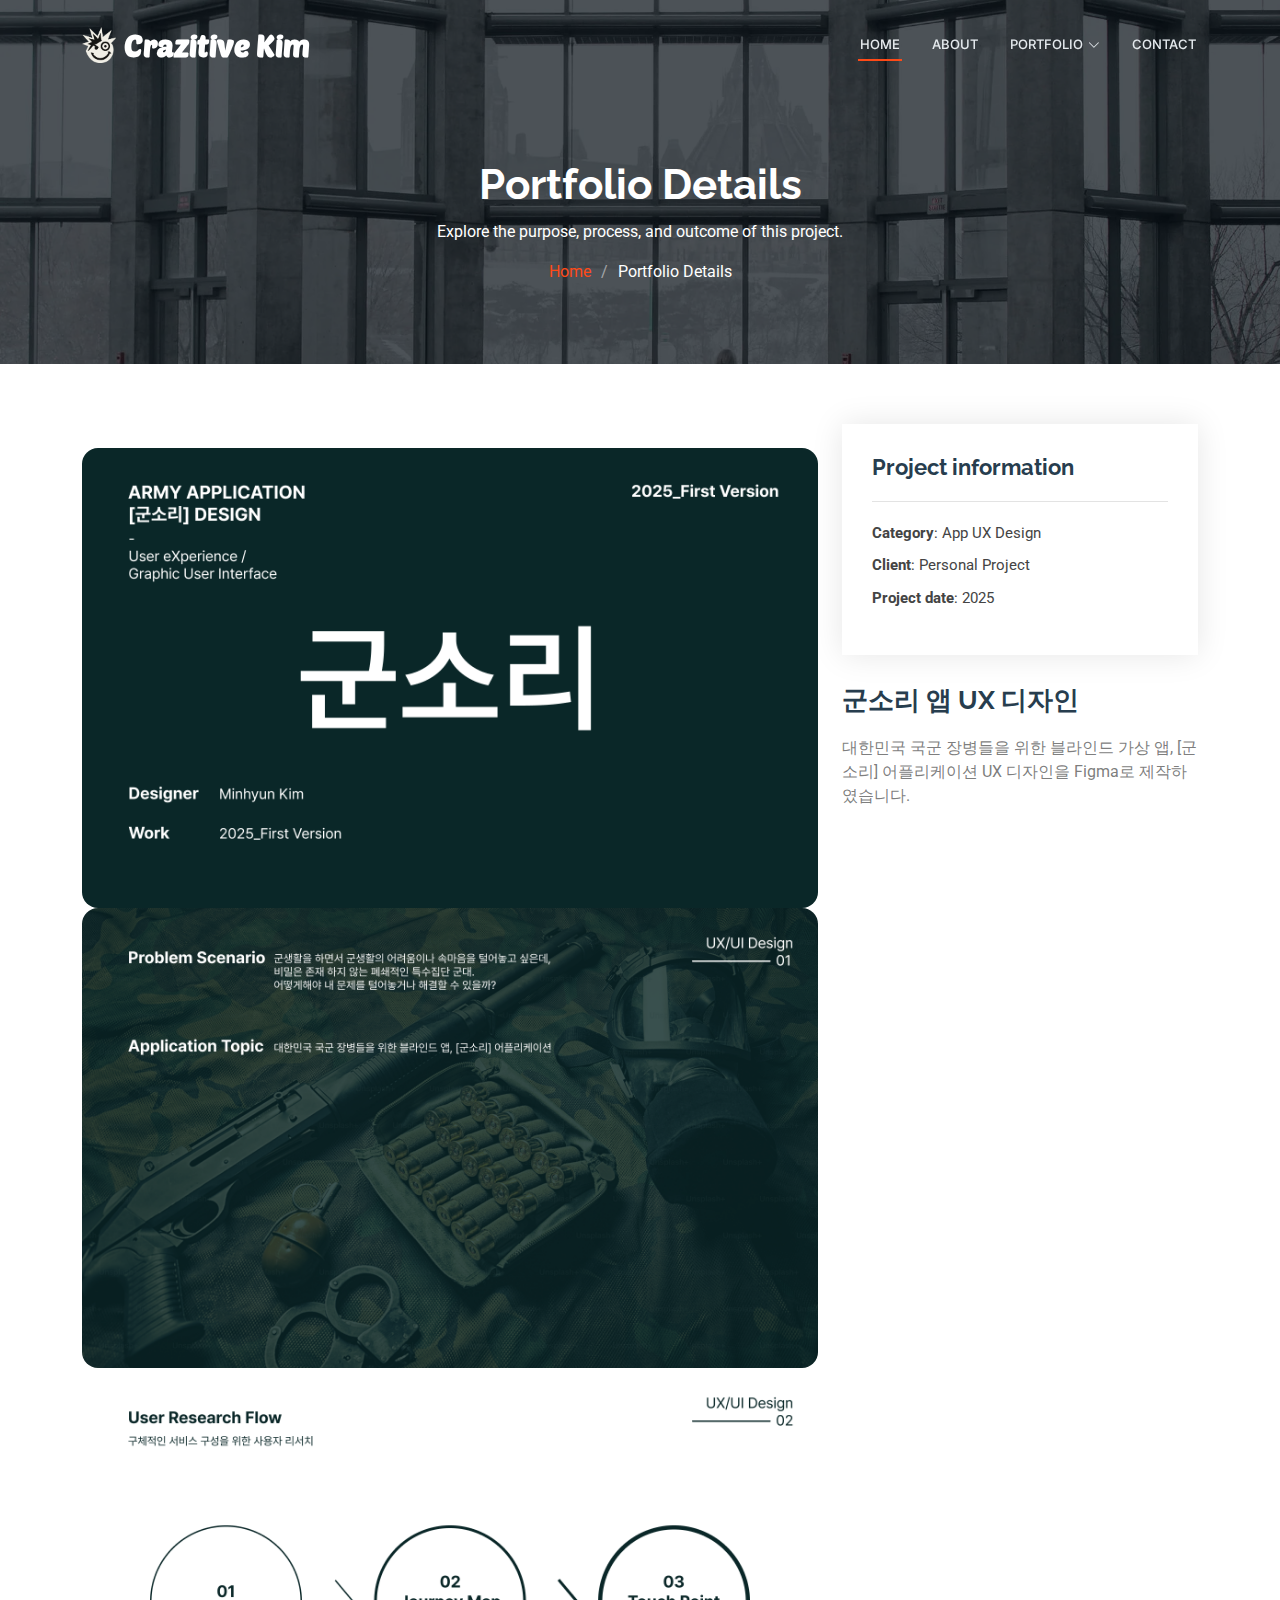
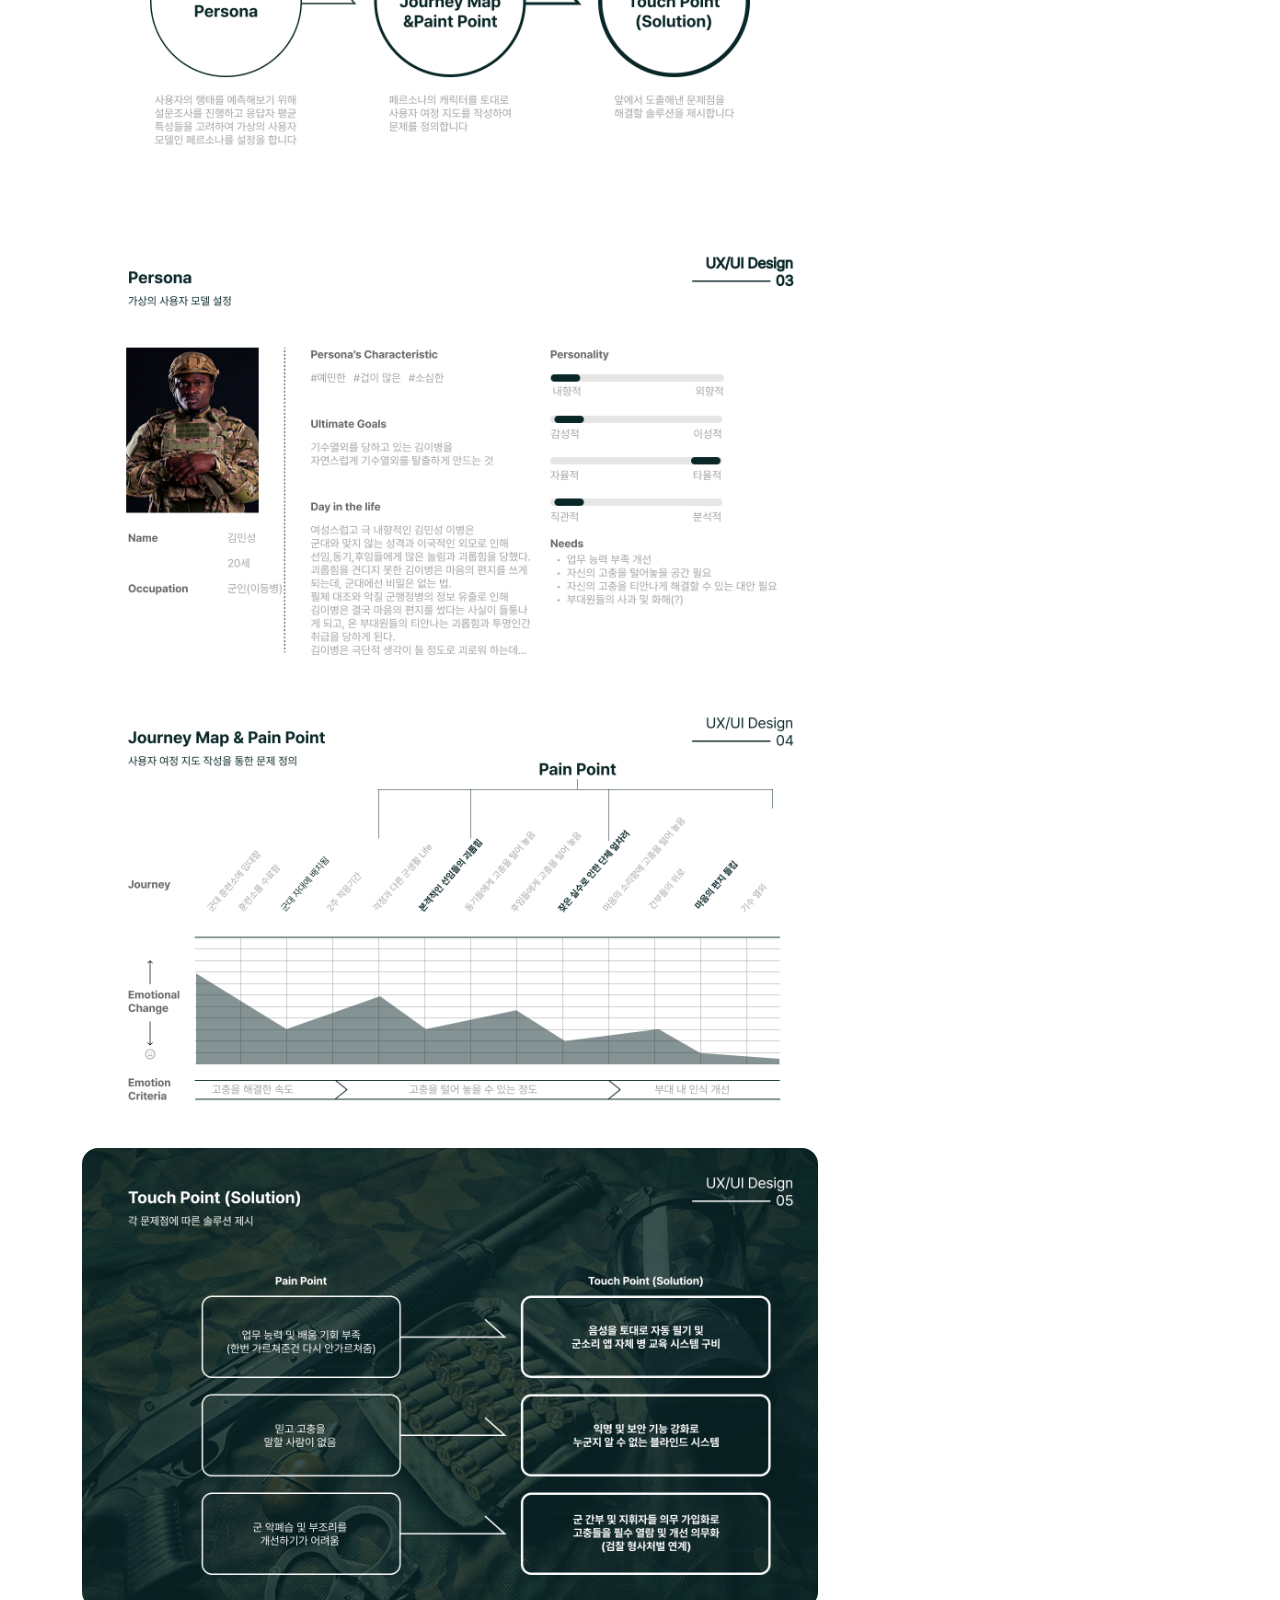
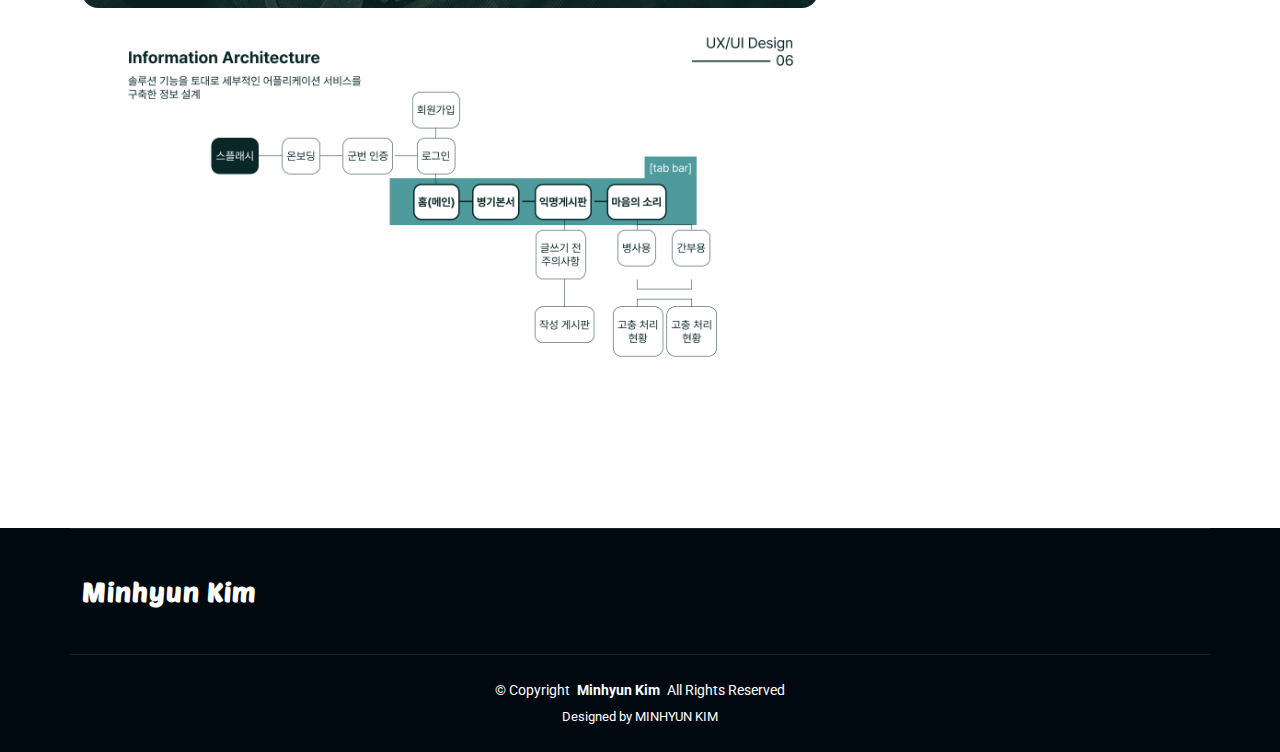
<file: portfolio-details13.html>
<!DOCTYPE html>
<html lang="en">

<!DOCTYPE html>
<html lang="ko">

<head> 
  <meta charset="utf-8">
  <meta content="width=device-width, initial-scale=1.0" name="viewport">
  <title>김민현의 포트폴리오</title>
  <meta name="author" content="김민현">
  <meta name="description" content="안녕하세요, 디자인 영상 전문입니다.">
  <meta name="keywords" content="포트폴리오, html, css, js, 영상">
  <meta name="robots" content="noindex, nofollow"> 

  <!-- Favicons -->
  <link href="assets/img/favicon.png" rel="icon">
  <link href="assets/img/apple-touch-icon.png" rel="apple-touch-icon">

  <!-- Fonts -->
  <link href="https://fonts.googleapis.com" rel="preconnect">
  <link href="https://fonts.gstatic.com" rel="preconnect" crossorigin>
  <link href="https://fonts.googleapis.com/css2?family=Roboto:ital,wght@0,100;0,300;0,400;0,500;0,700;0,900;1,100;1,300;1,400;1,500;1,700;1,900&family=Raleway:ital,wght@0,100;0,200;0,300;0,400;0,500;0,600;0,700;0,800;0,900;1,100;1,200;1,300;1,400;1,500;1,600;1,700;1,800;1,900&family=Inter:wght@100;200;300;400;500;600;700;800;900&display=swap" rel="stylesheet">

  <!-- Vendor CSS Files -->
  <link href="assets/vendor/bootstrap/css/bootstrap.min.css" rel="stylesheet">
  <link href="assets/vendor/bootstrap-icons/bootstrap-icons.css" rel="stylesheet">
  <link href="assets/vendor/aos/aos.css" rel="stylesheet">
  <link href="assets/vendor/glightbox/css/glightbox.min.css" rel="stylesheet">
  <link href="assets/vendor/swiper/swiper-bundle.min.css" rel="stylesheet">

  <!-- Main CSS File -->
  <link href="assets/css/main.css" rel="stylesheet">


</head>

<body class="index-page">

  <header id="header" class="header d-flex align-items-center fixed-top">
    <div class="container-fluid container-xl position-relative d-flex align-items-center">

      <a href="index.html" class="logo d-flex align-items-center me-auto">
        <!-- Uncomment the line below if you also wish to use an image logo -->
        <img src="assets/img/상단아이콘2.png" alt="">
        <h1 class="sitename noto-kim">Crazitive Kim</h1>
      </a> 

      <nav id="navmenu" class="navmenu">
        <ul>
          <li><a href="index.html#hero" class="active">Home</a></li>
          <li><a href="index.html#about">About</a></li>

          

          <li class="dropdown"><a href="index.html#portfolio"><span>Portfolio</span> <i class="bi bi-chevron-down toggle-dropdown"></i></a>
            <ul>
              <li><a href="#">디 자 인</a></li>
              
              <li><a href="#">영 상</a></li>
            </ul>
          </li>
          <li><a href="index.html#contact">Contact</a></li>
        </ul>
        <i class="mobile-nav-toggle d-xl-none bi bi-view-list"></i>
      </nav>

      <!--<a class="cta-btn" href="index.html#about">Get Started</a>-->

    </div>
  </header>


  <main class="main">

    <!-- Page Title -->
    <div class="page-title dark-background" data-aos="fade" style="background-image: url(assets/img/page-title-bg.webp);">
      <div class="container position-relative">
        <h1>Portfolio Details</h1>
        <p>Explore the purpose, process, and outcome of this project.</p>
        <nav class="breadcrumbs">
          <ol>
            <li><a href="index.html">Home</a></li>
            <li class="current">Portfolio Details</li>
          </ol>
        </nav>
      </div>
    </div><!-- End Page Title -->

    <!-- Portfolio Details Section -->
    <section id="portfolio-details" class="portfolio-details section">

      <div class="container" data-aos="fade-up" data-aos-delay="100">

        <div class="row gy-4">

          <div class="col-lg-8">
            <div class="portfolio-details-slider swiper init-swiper">

              <script type="application/json" class="swiper-config">
                {
                  "loop": true,
                  "speed": 600,
                  "autoplay": {
                    "delay": 5000
                  },
                  "slidesPerView": "auto",
                  "pagination": {
                    "el": ".swiper-pagination",
                    "type": "bullets",
                    "clickable": true
                  }
                }
              </script>

              <div class="swiper-wrapper align-items-center">
                <div class="swiper-slide">
                                <div class="position-relative mt-4">
                <img src="assets/img/portfolio/군소리UX 1.png" class="img-fluid rounded-4" alt="">
                <img src="assets/img/portfolio/군소리UX 2.png" class="img-fluid rounded-4" alt="">
                <img src="assets/img/portfolio/군소리UX 3.png" class="img-fluid rounded-4" alt="">
                <img src="assets/img/portfolio/군소리UX 4.png" class="img-fluid rounded-4" alt="">
                <img src="assets/img/portfolio/군소리UX 5.png" class="img-fluid rounded-4" alt="">
                <img src="assets/img/portfolio/군소리UX 6.png" class="img-fluid rounded-4" alt="">
                <img src="assets/img/portfolio/군소리UX 7.png" class="img-fluid rounded-4" alt="">

              
              </div>
                </div>

                
              </div>
              <div class="swiper-pagination"></div>
            </div>
          </div>

          <div class="col-lg-4">
            <div class="portfolio-info" data-aos="fade-up" data-aos-delay="200">
              <h3>Project information</h3>
              <ul>
                <li><strong>Category</strong>: App UX Design</li>
                <li><strong>Client</strong>: 	Personal Project</li>
                <li><strong>Project date</strong>: 2025</li>
                <!--<li><strong>Project URL</strong>: <a href="#">www.example.com</a></li> -->
              </ul>
            </div>
            <div class="portfolio-description" data-aos="fade-up" data-aos-delay="300">
              <h2>군소리 앱 UX 디자인</h2>
              <p>
                대한민국 국군 장병들을 위한 블라인드 가상 앱, [군소리] 어플리케이션 UX 디자인을 Figma로 제작하였습니다.
              </p>
            </div>
          </div>

        </div>

      </div>

    </section><!-- /Portfolio Details Section -->

  </main>

   <footer id="footer" class="footer dark-background">

    <div class="container footer-top">
      <div class="row gy-4">
        <div class="col-lg-4 col-md-6 footer-about">
          <a href="index.html" class="logo d-flex align-items-center">
            <span class="sitename noto-kim">Minhyun Kim</span>
          </a>
          
        </div>





      </div>
    </div>

    <div class="container copyright text-center mt-4">
      <p>© <span>Copyright</span> <strong class="px-1 sitename">Minhyun Kim</strong> <span>All Rights Reserved</span></p>
      <div class="credits">
       
        Designed by MINHYUN KIM
      </div>
    </div>

  </footer>

  <!-- Scroll Top -->
  <a href="#" id="scroll-top" class="scroll-top d-flex align-items-center justify-content-center"><i class="bi bi-arrow-up-short"></i></a>

  <!-- Preloader -->
  <div id="preloader"></div>

  <!-- Vendor JS Files -->
  <script src="assets/vendor/bootstrap/js/bootstrap.bundle.min.js"></script>
  <script src="assets/vendor/php-email-form/validate.js"></script>
  <script src="assets/vendor/aos/aos.js"></script>
  <script src="assets/vendor/glightbox/js/glightbox.min.js"></script>
  <script src="assets/vendor/purecounter/purecounter_vanilla.js"></script>
  <script src="assets/vendor/swiper/swiper-bundle.min.js"></script>
  <script src="assets/vendor/imagesloaded/imagesloaded.pkgd.min.js"></script>
  <script src="assets/vendor/isotope-layout/isotope.pkgd.min.js"></script>

  <!-- Main JS File -->
  <script src="assets/js/main.js"></script>

 

</body>

</html>

</body>

</html>
</file>
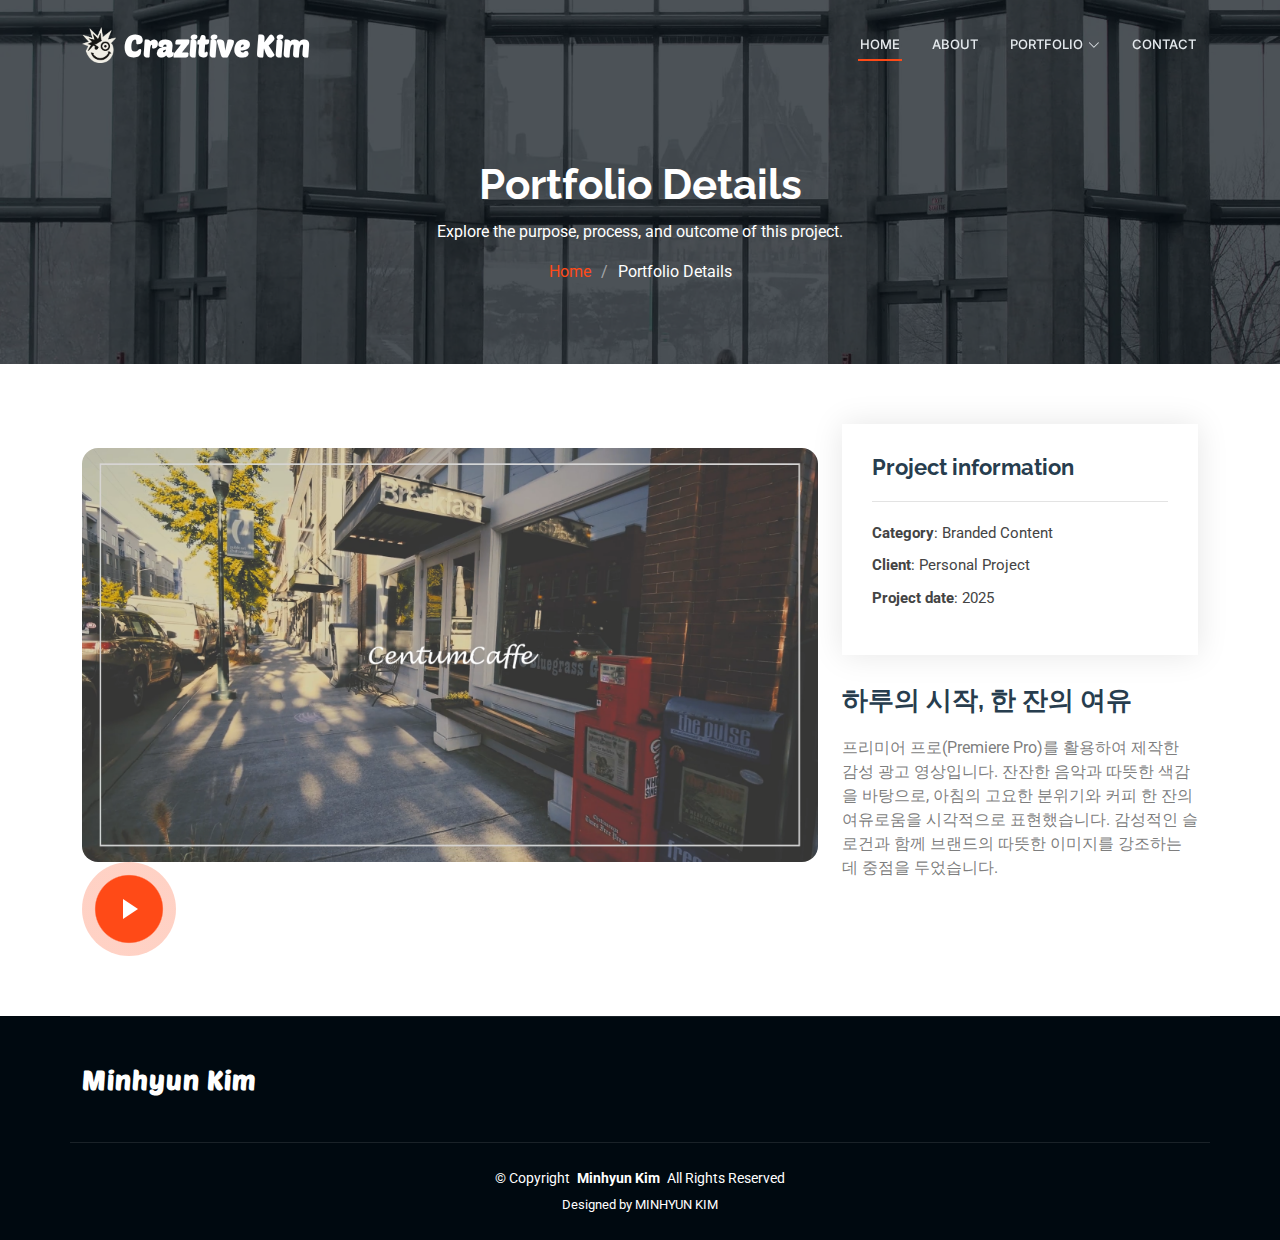
<file: portfolio-details3.html>
<!DOCTYPE html>
<html lang="en">

<!DOCTYPE html>
<html lang="ko">

<head> 
  <meta charset="utf-8">
  <meta content="width=device-width, initial-scale=1.0" name="viewport">
  <title>김민현의 포트폴리오</title>
  <meta name="author" content="김민현">
  <meta name="description" content="안녕하세요, 디자인 영상 전문입니다.">
  <meta name="keywords" content="포트폴리오, html, css, js, 영상">
  <meta name="robots" content="noindex, nofollow"> 

  <!-- Favicons -->
  <link href="assets/img/favicon.png" rel="icon">
  <link href="assets/img/apple-touch-icon.png" rel="apple-touch-icon">

  <!-- Fonts -->
  <link href="https://fonts.googleapis.com" rel="preconnect">
  <link href="https://fonts.gstatic.com" rel="preconnect" crossorigin>
  <link href="https://fonts.googleapis.com/css2?family=Roboto:ital,wght@0,100;0,300;0,400;0,500;0,700;0,900;1,100;1,300;1,400;1,500;1,700;1,900&family=Raleway:ital,wght@0,100;0,200;0,300;0,400;0,500;0,600;0,700;0,800;0,900;1,100;1,200;1,300;1,400;1,500;1,600;1,700;1,800;1,900&family=Inter:wght@100;200;300;400;500;600;700;800;900&display=swap" rel="stylesheet">

  <!-- Vendor CSS Files -->
  <link href="assets/vendor/bootstrap/css/bootstrap.min.css" rel="stylesheet">
  <link href="assets/vendor/bootstrap-icons/bootstrap-icons.css" rel="stylesheet">
  <link href="assets/vendor/aos/aos.css" rel="stylesheet">
  <link href="assets/vendor/glightbox/css/glightbox.min.css" rel="stylesheet">
  <link href="assets/vendor/swiper/swiper-bundle.min.css" rel="stylesheet">

  <!-- Main CSS File -->
  <link href="assets/css/main.css" rel="stylesheet">


</head>

<body class="index-page">

  <header id="header" class="header d-flex align-items-center fixed-top">
    <div class="container-fluid container-xl position-relative d-flex align-items-center">

      <a href="index.html" class="logo d-flex align-items-center me-auto">
        <!-- Uncomment the line below if you also wish to use an image logo -->
        <img src="assets/img/상단아이콘2.png" alt="">
        <h1 class="sitename noto-kim">Crazitive Kim</h1>
      </a> 

      <nav id="navmenu" class="navmenu">
        <ul>
          <li><a href="index.html#hero" class="active">Home</a></li>
          <li><a href="index.html#about">About</a></li>

          

          <li class="dropdown"><a href="index.html#portfolio"><span>Portfolio</span> <i class="bi bi-chevron-down toggle-dropdown"></i></a>
            <ul>
              <li><a href="#">디 자 인</a></li>
              
              <li><a href="#">영 상</a></li>
            </ul>
          </li>
          <li><a href="index.html#contact">Contact</a></li>
        </ul>
        <i class="mobile-nav-toggle d-xl-none bi bi-view-list"></i>
      </nav>

      <!--<a class="cta-btn" href="index.html#about">Get Started</a>-->

    </div>
  </header>


  <main class="main">

    <!-- Page Title -->
    <div class="page-title dark-background" data-aos="fade" style="background-image: url(assets/img/page-title-bg.webp);">
      <div class="container position-relative">
        <h1>Portfolio Details</h1>
        <p>Explore the purpose, process, and outcome of this project.</p>
        <nav class="breadcrumbs">
          <ol>
            <li><a href="index.html">Home</a></li>
            <li class="current">Portfolio Details</li>
          </ol>
        </nav>
      </div>
    </div><!-- End Page Title -->

    <!-- Portfolio Details Section -->
    <section id="portfolio-details" class="portfolio-details section">

      <div class="container" data-aos="fade-up" data-aos-delay="100">

        <div class="row gy-4">

          <div class="col-lg-8">
            <div class="portfolio-details-slider swiper init-swiper">

              <script type="application/json" class="swiper-config">
                {
                  "loop": true,
                  "speed": 600,
                  "autoplay": {
                    "delay": 5000
                  },
                  "slidesPerView": "auto",
                  "pagination": {
                    "el": ".swiper-pagination",
                    "type": "bullets",
                    "clickable": true
                  }
                }
              </script>

              <div class="swiper-wrapper align-items-center">
                <div class="swiper-slide">
                                <div class="position-relative mt-4">
                <img src="assets/img/portfolio/커피광고영상표지.png" class="img-fluid rounded-4" alt="">
                <a href="https://www.youtube.com/watch?v=lgBXEVz1nqU" alt="" class="glightbox pulsating-play-btn"></a>
              
              </div>
                </div>

                
              </div>
              <div class="swiper-pagination"></div>
            </div>
          </div>

          <div class="col-lg-4">
            <div class="portfolio-info" data-aos="fade-up" data-aos-delay="200">
              <h3>Project information</h3>
              <ul>
                <li><strong>Category</strong>: Branded Content</li>
                <li><strong>Client</strong>: 	Personal Project</li>
                <li><strong>Project date</strong>: 2025</li>
                <!--<li><strong>Project URL</strong>: <a href="#">www.example.com</a></li> -->
              </ul>
            </div>
            <div class="portfolio-description" data-aos="fade-up" data-aos-delay="300">
              <h2>하루의 시작, 한 잔의 여유</h2>
              <p>
                프리미어 프로(Premiere Pro)를 활용하여 제작한 감성 광고 영상입니다.
잔잔한 음악과 따뜻한 색감을 바탕으로, 아침의 고요한 분위기와 커피 한 잔의 여유로움을 시각적으로 표현했습니다.
감성적인 슬로건과 함께 브랜드의 따뜻한 이미지를 강조하는 데 중점을 두었습니다.
              </p>
            </div>
          </div>

        </div>

      </div>

    </section><!-- /Portfolio Details Section -->

  </main>

   <footer id="footer" class="footer dark-background">

    <div class="container footer-top">
      <div class="row gy-4">
        <div class="col-lg-4 col-md-6 footer-about">
          <a href="index.html" class="logo d-flex align-items-center">
            <span class="sitename noto-kim">Minhyun Kim</span>
          </a>
          
        </div>





      </div>
    </div>

    <div class="container copyright text-center mt-4">
      <p>© <span>Copyright</span> <strong class="px-1 sitename">Minhyun Kim</strong> <span>All Rights Reserved</span></p>
      <div class="credits">
       
        Designed by MINHYUN KIM
      </div>
    </div>

  </footer>

  <!-- Scroll Top -->
  <a href="#" id="scroll-top" class="scroll-top d-flex align-items-center justify-content-center"><i class="bi bi-arrow-up-short"></i></a>

  <!-- Preloader -->
  <div id="preloader"></div>

  <!-- Vendor JS Files -->
  <script src="assets/vendor/bootstrap/js/bootstrap.bundle.min.js"></script>
  <script src="assets/vendor/php-email-form/validate.js"></script>
  <script src="assets/vendor/aos/aos.js"></script>
  <script src="assets/vendor/glightbox/js/glightbox.min.js"></script>
  <script src="assets/vendor/purecounter/purecounter_vanilla.js"></script>
  <script src="assets/vendor/swiper/swiper-bundle.min.js"></script>
  <script src="assets/vendor/imagesloaded/imagesloaded.pkgd.min.js"></script>
  <script src="assets/vendor/isotope-layout/isotope.pkgd.min.js"></script>

  <!-- Main JS File -->
  <script src="assets/js/main.js"></script>

 

</body>

</html>

</body>

</html>
</file>
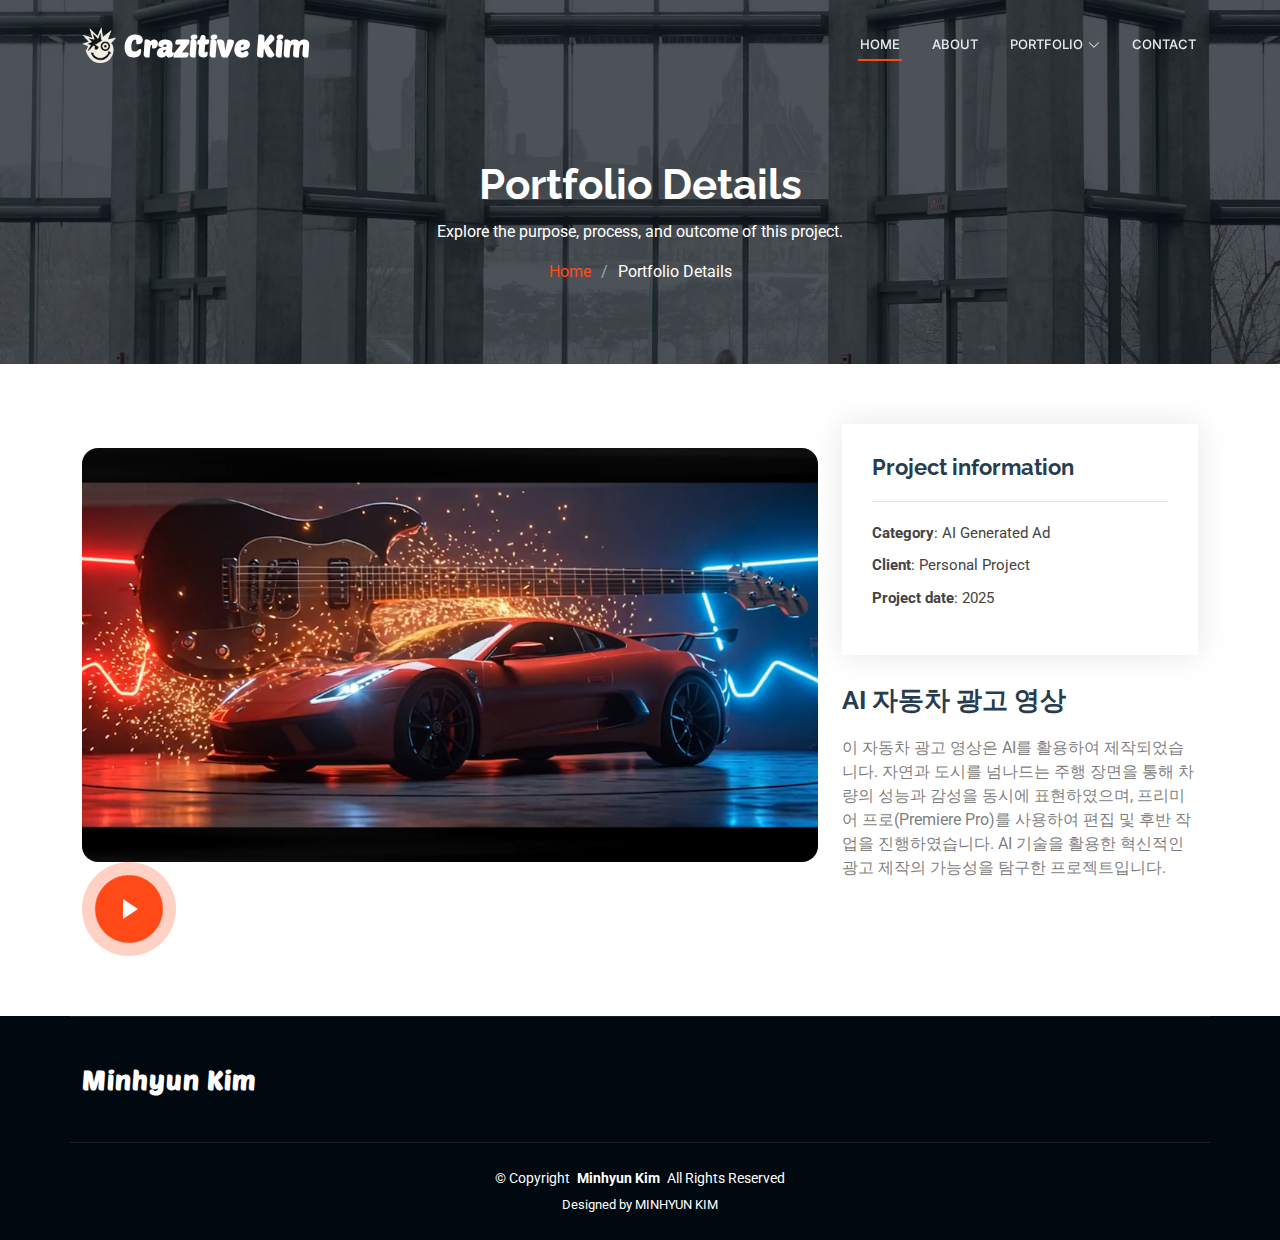
<file: portfolio-details4.html>
<!DOCTYPE html>
<html lang="en">

<!DOCTYPE html>
<html lang="ko">

<head> 
  <meta charset="utf-8">
  <meta content="width=device-width, initial-scale=1.0" name="viewport">
  <title>김민현의 포트폴리오</title>
  <meta name="author" content="김민현">
  <meta name="description" content="안녕하세요, 디자인 영상 전문입니다.">
  <meta name="keywords" content="포트폴리오, html, css, js, 영상">
  <meta name="robots" content="noindex, nofollow"> 

  <!-- Favicons -->
  <link href="assets/img/favicon.png" rel="icon">
  <link href="assets/img/apple-touch-icon.png" rel="apple-touch-icon">

  <!-- Fonts -->
  <link href="https://fonts.googleapis.com" rel="preconnect">
  <link href="https://fonts.gstatic.com" rel="preconnect" crossorigin>
  <link href="https://fonts.googleapis.com/css2?family=Roboto:ital,wght@0,100;0,300;0,400;0,500;0,700;0,900;1,100;1,300;1,400;1,500;1,700;1,900&family=Raleway:ital,wght@0,100;0,200;0,300;0,400;0,500;0,600;0,700;0,800;0,900;1,100;1,200;1,300;1,400;1,500;1,600;1,700;1,800;1,900&family=Inter:wght@100;200;300;400;500;600;700;800;900&display=swap" rel="stylesheet">

  <!-- Vendor CSS Files -->
  <link href="assets/vendor/bootstrap/css/bootstrap.min.css" rel="stylesheet">
  <link href="assets/vendor/bootstrap-icons/bootstrap-icons.css" rel="stylesheet">
  <link href="assets/vendor/aos/aos.css" rel="stylesheet">
  <link href="assets/vendor/glightbox/css/glightbox.min.css" rel="stylesheet">
  <link href="assets/vendor/swiper/swiper-bundle.min.css" rel="stylesheet">

  <!-- Main CSS File -->
  <link href="assets/css/main.css" rel="stylesheet">


</head>

<body class="index-page">

  <header id="header" class="header d-flex align-items-center fixed-top">
    <div class="container-fluid container-xl position-relative d-flex align-items-center">

      <a href="index.html" class="logo d-flex align-items-center me-auto">
        <!-- Uncomment the line below if you also wish to use an image logo -->
        <img src="assets/img/상단아이콘2.png" alt="">
        <h1 class="sitename noto-kim">Crazitive Kim</h1>
      </a> 

      <nav id="navmenu" class="navmenu">
        <ul>
          <li><a href="index.html#hero" class="active">Home</a></li>
          <li><a href="index.html#about">About</a></li>

          

          <li class="dropdown"><a href="index.html#portfolio"><span>Portfolio</span> <i class="bi bi-chevron-down toggle-dropdown"></i></a>
            <ul>
              <li><a href="#">디 자 인</a></li>
              
              <li><a href="#">영 상</a></li>
            </ul>
          </li>
          <li><a href="index.html#contact">Contact</a></li>
        </ul>
        <i class="mobile-nav-toggle d-xl-none bi bi-view-list"></i>
      </nav>

      <!--<a class="cta-btn" href="index.html#about">Get Started</a>-->

    </div>
  </header>


  <main class="main">

    <!-- Page Title -->
    <div class="page-title dark-background" data-aos="fade" style="background-image: url(assets/img/page-title-bg.webp);">
      <div class="container position-relative">
        <h1>Portfolio Details</h1>
        <p>Explore the purpose, process, and outcome of this project.</p>
        <nav class="breadcrumbs">
          <ol>
            <li><a href="index.html">Home</a></li>
            <li class="current">Portfolio Details</li>
          </ol>
        </nav>
      </div>
    </div><!-- End Page Title -->

    <!-- Portfolio Details Section -->
    <section id="portfolio-details" class="portfolio-details section">

      <div class="container" data-aos="fade-up" data-aos-delay="100">

        <div class="row gy-4">

          <div class="col-lg-8">
            <div class="portfolio-details-slider swiper init-swiper">

              <script type="application/json" class="swiper-config">
                {
                  "loop": true,
                  "speed": 600,
                  "autoplay": {
                    "delay": 5000
                  },
                  "slidesPerView": "auto",
                  "pagination": {
                    "el": ".swiper-pagination",
                    "type": "bullets",
                    "clickable": true
                  }
                }
              </script>

              <div class="swiper-wrapper align-items-center">
                <div class="swiper-slide">
                                <div class="position-relative mt-4">
                <img src="assets/img/portfolio/ai자동차광고영상표지.png" class="img-fluid rounded-4" alt="">
                <a href="https://www.youtube.com/watch?v=e5wn6dHMTmg" alt="" class="glightbox pulsating-play-btn"></a>
              
              </div>
                </div>

                
              </div>
              <div class="swiper-pagination"></div>
            </div>
          </div>

          <div class="col-lg-4">
            <div class="portfolio-info" data-aos="fade-up" data-aos-delay="200">
              <h3>Project information</h3>
              <ul>
                <li><strong>Category</strong>: AI Generated Ad</li>
                <li><strong>Client</strong>: 	Personal Project</li>
                <li><strong>Project date</strong>: 2025</li>
                <!--<li><strong>Project URL</strong>: <a href="#">www.example.com</a></li> -->
              </ul>
            </div>
            <div class="portfolio-description" data-aos="fade-up" data-aos-delay="300">
              <h2>AI 자동차 광고 영상</h2>
              <p>
                이 자동차 광고 영상은 AI를 활용하여 제작되었습니다.
자연과 도시를 넘나드는 주행 장면을 통해 차량의 성능과 감성을 동시에 표현하였으며,
프리미어 프로(Premiere Pro)를 사용하여 편집 및 후반 작업을 진행하였습니다.
AI 기술을 활용한 혁신적인 광고 제작의 가능성을 탐구한 프로젝트입니다.
              </p>
            </div>
          </div>

        </div>

      </div>

    </section><!-- /Portfolio Details Section -->

  </main>

   <footer id="footer" class="footer dark-background">

    <div class="container footer-top">
      <div class="row gy-4">
        <div class="col-lg-4 col-md-6 footer-about">
          <a href="index.html" class="logo d-flex align-items-center">
            <span class="sitename noto-kim">Minhyun Kim</span>
          </a>
          
        </div>





      </div>
    </div>

    <div class="container copyright text-center mt-4">
      <p>© <span>Copyright</span> <strong class="px-1 sitename">Minhyun Kim</strong> <span>All Rights Reserved</span></p>
      <div class="credits">
       
        Designed by MINHYUN KIM
      </div>
    </div>

  </footer>

  <!-- Scroll Top -->
  <a href="#" id="scroll-top" class="scroll-top d-flex align-items-center justify-content-center"><i class="bi bi-arrow-up-short"></i></a>

  <!-- Preloader -->
  <div id="preloader"></div>

  <!-- Vendor JS Files -->
  <script src="assets/vendor/bootstrap/js/bootstrap.bundle.min.js"></script>
  <script src="assets/vendor/php-email-form/validate.js"></script>
  <script src="assets/vendor/aos/aos.js"></script>
  <script src="assets/vendor/glightbox/js/glightbox.min.js"></script>
  <script src="assets/vendor/purecounter/purecounter_vanilla.js"></script>
  <script src="assets/vendor/swiper/swiper-bundle.min.js"></script>
  <script src="assets/vendor/imagesloaded/imagesloaded.pkgd.min.js"></script>
  <script src="assets/vendor/isotope-layout/isotope.pkgd.min.js"></script>

  <!-- Main JS File -->
  <script src="assets/js/main.js"></script>

 

</body>

</html>

</body>

</html>
</file>
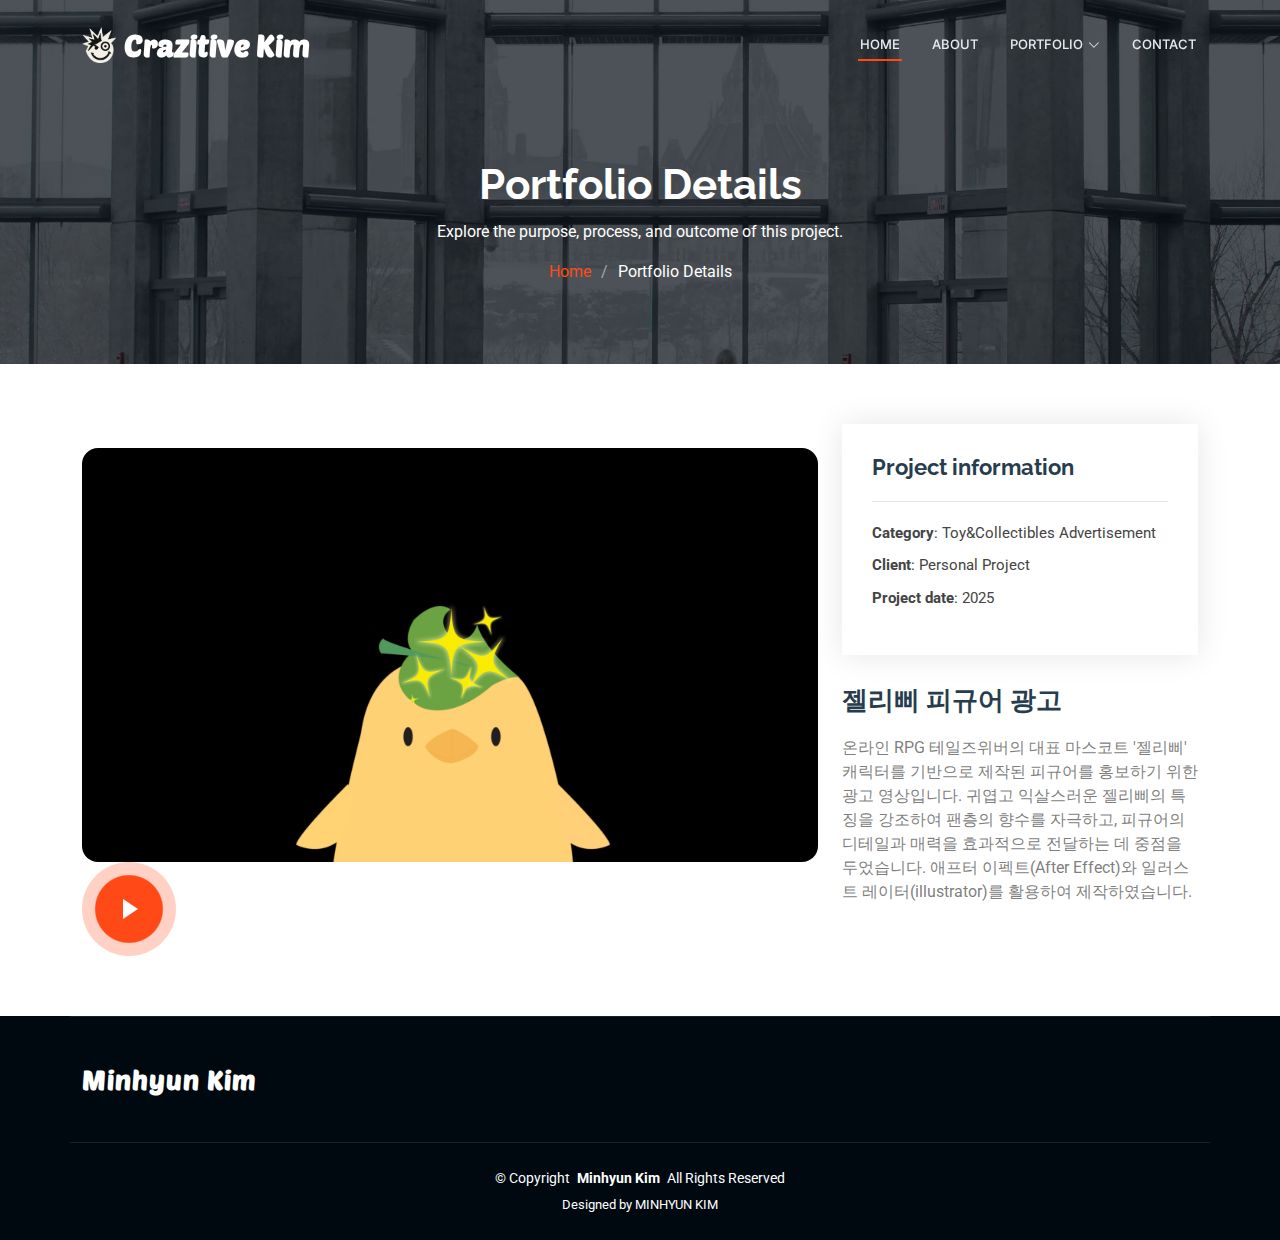
<file: portfolio-details5.html>
<!DOCTYPE html>
<html lang="en">

<!DOCTYPE html>
<html lang="ko">

<head> 
  <meta charset="utf-8">
  <meta content="width=device-width, initial-scale=1.0" name="viewport">
  <title>김민현의 포트폴리오</title>
  <meta name="author" content="김민현">
  <meta name="description" content="안녕하세요, 디자인 영상 전문입니다.">
  <meta name="keywords" content="포트폴리오, html, css, js, 영상">
  <meta name="robots" content="noindex, nofollow"> 

  <!-- Favicons -->
  <link href="assets/img/favicon.png" rel="icon">
  <link href="assets/img/apple-touch-icon.png" rel="apple-touch-icon">

  <!-- Fonts -->
  <link href="https://fonts.googleapis.com" rel="preconnect">
  <link href="https://fonts.gstatic.com" rel="preconnect" crossorigin>
  <link href="https://fonts.googleapis.com/css2?family=Roboto:ital,wght@0,100;0,300;0,400;0,500;0,700;0,900;1,100;1,300;1,400;1,500;1,700;1,900&family=Raleway:ital,wght@0,100;0,200;0,300;0,400;0,500;0,600;0,700;0,800;0,900;1,100;1,200;1,300;1,400;1,500;1,600;1,700;1,800;1,900&family=Inter:wght@100;200;300;400;500;600;700;800;900&display=swap" rel="stylesheet">

  <!-- Vendor CSS Files -->
  <link href="assets/vendor/bootstrap/css/bootstrap.min.css" rel="stylesheet">
  <link href="assets/vendor/bootstrap-icons/bootstrap-icons.css" rel="stylesheet">
  <link href="assets/vendor/aos/aos.css" rel="stylesheet">
  <link href="assets/vendor/glightbox/css/glightbox.min.css" rel="stylesheet">
  <link href="assets/vendor/swiper/swiper-bundle.min.css" rel="stylesheet">

  <!-- Main CSS File -->
  <link href="assets/css/main.css" rel="stylesheet">


</head>

<body class="index-page">

  <header id="header" class="header d-flex align-items-center fixed-top">
    <div class="container-fluid container-xl position-relative d-flex align-items-center">

      <a href="index.html" class="logo d-flex align-items-center me-auto">
        <!-- Uncomment the line below if you also wish to use an image logo -->
        <img src="assets/img/상단아이콘2.png" alt="">
        <h1 class="sitename noto-kim">Crazitive Kim</h1>
      </a> 

      <nav id="navmenu" class="navmenu">
        <ul>
          <li><a href="index.html#hero" class="active">Home</a></li>
          <li><a href="index.html#about">About</a></li>

          

          <li class="dropdown"><a href="index.html#portfolio"><span>Portfolio</span> <i class="bi bi-chevron-down toggle-dropdown"></i></a>
            <ul>
              <li><a href="#">디 자 인</a></li>
              
              <li><a href="#">영 상</a></li>
            </ul>
          </li>
          <li><a href="index.html#contact">Contact</a></li>
        </ul>
        <i class="mobile-nav-toggle d-xl-none bi bi-view-list"></i>
      </nav>

      <!--<a class="cta-btn" href="index.html#about">Get Started</a>-->

    </div>
  </header>


  <main class="main">

    <!-- Page Title -->
    <div class="page-title dark-background" data-aos="fade" style="background-image: url(assets/img/page-title-bg.webp);">
      <div class="container position-relative">
        <h1>Portfolio Details</h1>
        <p>Explore the purpose, process, and outcome of this project.</p>
        <nav class="breadcrumbs">
          <ol>
            <li><a href="index.html">Home</a></li>
            <li class="current">Portfolio Details</li>
          </ol>
        </nav>
      </div>
    </div><!-- End Page Title -->

    <!-- Portfolio Details Section -->
    <section id="portfolio-details" class="portfolio-details section">

      <div class="container" data-aos="fade-up" data-aos-delay="100">

        <div class="row gy-4">

          <div class="col-lg-8">
            <div class="portfolio-details-slider swiper init-swiper">

              <script type="application/json" class="swiper-config">
                {
                  "loop": true,
                  "speed": 600,
                  "autoplay": {
                    "delay": 5000
                  },
                  "slidesPerView": "auto",
                  "pagination": {
                    "el": ".swiper-pagination",
                    "type": "bullets",
                    "clickable": true
                  }
                }
              </script>

              <div class="swiper-wrapper align-items-center">
                <div class="swiper-slide">
                                <div class="position-relative mt-4">
                <img src="assets/img/portfolio/피규어광고영상표지.png" class="img-fluid rounded-4" alt="">
                <a href="https://www.youtube.com/watch?v=lJuA7Bk8kxI" alt="" class="glightbox pulsating-play-btn"></a>
              
              </div>
                </div>

                
              </div>
              <div class="swiper-pagination"></div>
            </div>
          </div>

          <div class="col-lg-4">
            <div class="portfolio-info" data-aos="fade-up" data-aos-delay="200">
              <h3>Project information</h3>
              <ul>
                <li><strong>Category</strong>: Toy&Collectibles Advertisement</li>
                <li><strong>Client</strong>: 	Personal Project</li>
                <li><strong>Project date</strong>: 2025</li>
                <!--<li><strong>Project URL</strong>: <a href="#">www.example.com</a></li> -->
              </ul>
            </div>
            <div class="portfolio-description" data-aos="fade-up" data-aos-delay="300">
              <h2>젤리삐 피규어 광고</h2>
              <p>
                온라인 RPG 테일즈위버의 대표 마스코트 '젤리삐' 캐릭터를 기반으로 제작된 피규어를 홍보하기 위한 광고 영상입니다. 귀엽고 익살스러운 젤리삐의 특징을 강조하여 팬층의 향수를 자극하고, 피규어의 디테일과 매력을 효과적으로 전달하는 데 중점을 두었습니다. 애프터 이펙트(After Effect)와 일러스트 레이터(illustrator)를 활용하여 제작하였습니다.
              </p>
            </div>
          </div>

        </div>

      </div>

    </section><!-- /Portfolio Details Section -->

  </main>

   <footer id="footer" class="footer dark-background">

    <div class="container footer-top">
      <div class="row gy-4">
        <div class="col-lg-4 col-md-6 footer-about">
          <a href="index.html" class="logo d-flex align-items-center">
            <span class="sitename noto-kim">Minhyun Kim</span>
          </a>
          
        </div>





      </div>
    </div>

    <div class="container copyright text-center mt-4">
      <p>© <span>Copyright</span> <strong class="px-1 sitename">Minhyun Kim</strong> <span>All Rights Reserved</span></p>
      <div class="credits">
       
        Designed by MINHYUN KIM
      </div>
    </div>

  </footer>

  <!-- Scroll Top -->
  <a href="#" id="scroll-top" class="scroll-top d-flex align-items-center justify-content-center"><i class="bi bi-arrow-up-short"></i></a>

  <!-- Preloader -->
  <div id="preloader"></div>

  <!-- Vendor JS Files -->
  <script src="assets/vendor/bootstrap/js/bootstrap.bundle.min.js"></script>
  <script src="assets/vendor/php-email-form/validate.js"></script>
  <script src="assets/vendor/aos/aos.js"></script>
  <script src="assets/vendor/glightbox/js/glightbox.min.js"></script>
  <script src="assets/vendor/purecounter/purecounter_vanilla.js"></script>
  <script src="assets/vendor/swiper/swiper-bundle.min.js"></script>
  <script src="assets/vendor/imagesloaded/imagesloaded.pkgd.min.js"></script>
  <script src="assets/vendor/isotope-layout/isotope.pkgd.min.js"></script>

  <!-- Main JS File -->
  <script src="assets/js/main.js"></script>

 

</body>

</html>

</body>

</html>
</file>
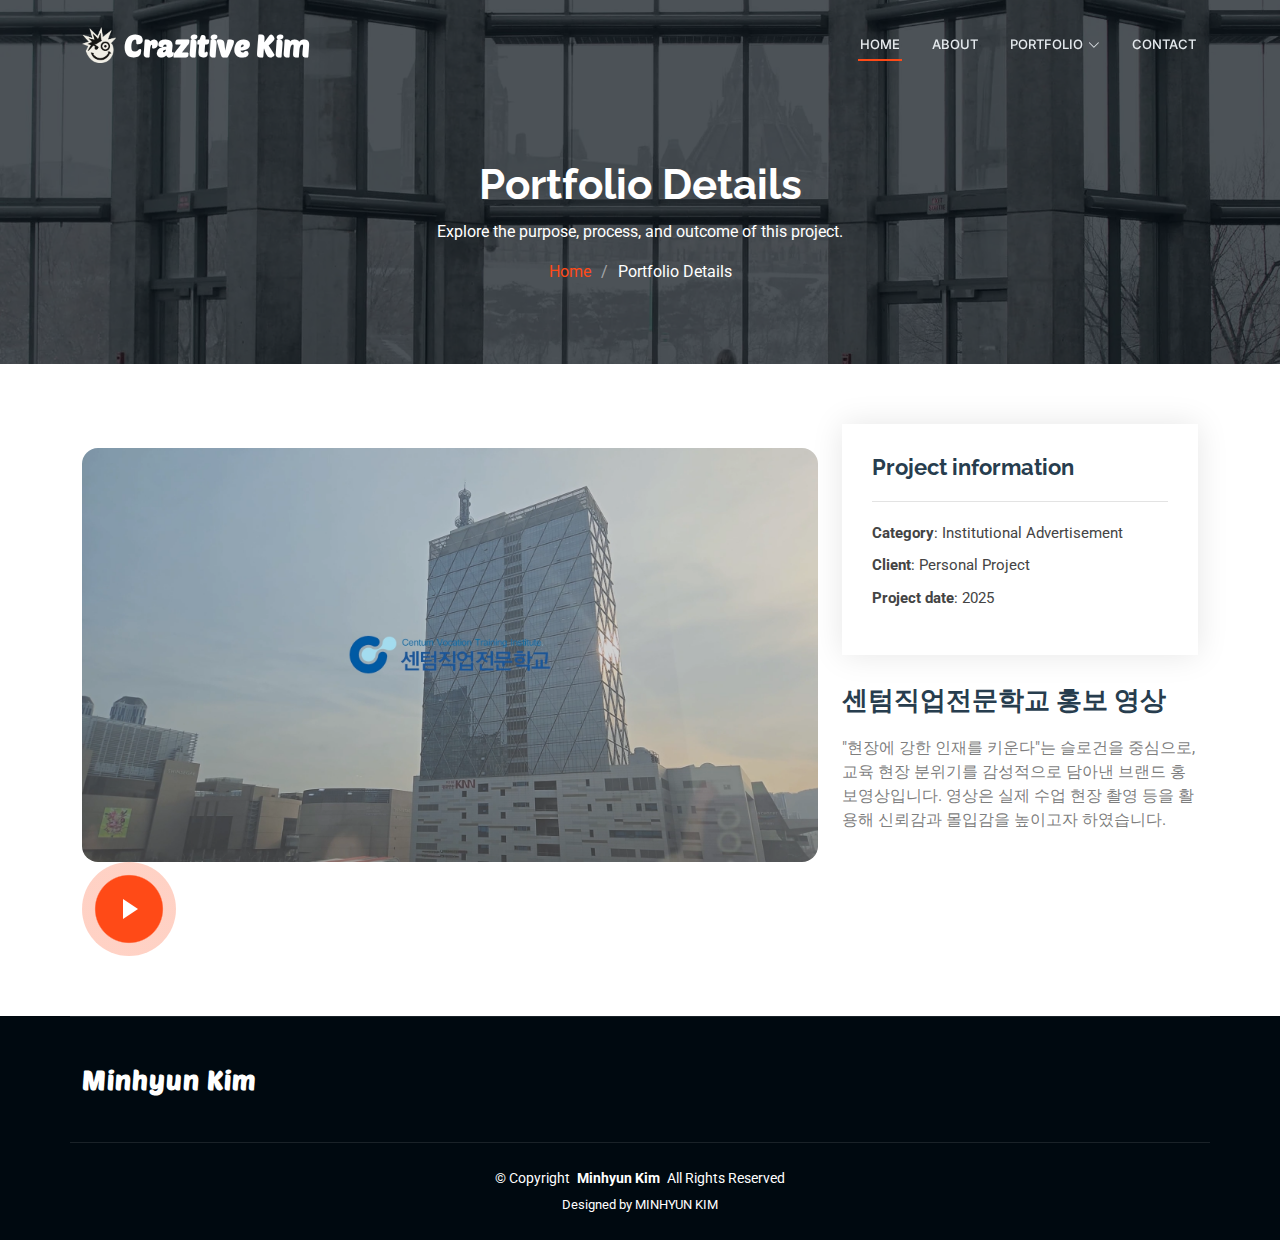
<file: portfolio-details6.html>
<!DOCTYPE html>
<html lang="en">

<!DOCTYPE html>
<html lang="ko">

<head> 
  <meta charset="utf-8">
  <meta content="width=device-width, initial-scale=1.0" name="viewport">
  <title>김민현의 포트폴리오</title>
  <meta name="author" content="김민현">
  <meta name="description" content="안녕하세요, 디자인 영상 전문입니다.">
  <meta name="keywords" content="포트폴리오, html, css, js, 영상">
  <meta name="robots" content="noindex, nofollow"> 

  <!-- Favicons -->
  <link href="assets/img/favicon.png" rel="icon">
  <link href="assets/img/apple-touch-icon.png" rel="apple-touch-icon">

  <!-- Fonts -->
  <link href="https://fonts.googleapis.com" rel="preconnect">
  <link href="https://fonts.gstatic.com" rel="preconnect" crossorigin>
  <link href="https://fonts.googleapis.com/css2?family=Roboto:ital,wght@0,100;0,300;0,400;0,500;0,700;0,900;1,100;1,300;1,400;1,500;1,700;1,900&family=Raleway:ital,wght@0,100;0,200;0,300;0,400;0,500;0,600;0,700;0,800;0,900;1,100;1,200;1,300;1,400;1,500;1,600;1,700;1,800;1,900&family=Inter:wght@100;200;300;400;500;600;700;800;900&display=swap" rel="stylesheet">

  <!-- Vendor CSS Files -->
  <link href="assets/vendor/bootstrap/css/bootstrap.min.css" rel="stylesheet">
  <link href="assets/vendor/bootstrap-icons/bootstrap-icons.css" rel="stylesheet">
  <link href="assets/vendor/aos/aos.css" rel="stylesheet">
  <link href="assets/vendor/glightbox/css/glightbox.min.css" rel="stylesheet">
  <link href="assets/vendor/swiper/swiper-bundle.min.css" rel="stylesheet">

  <!-- Main CSS File -->
  <link href="assets/css/main.css" rel="stylesheet">


</head>

<body class="index-page">

  <header id="header" class="header d-flex align-items-center fixed-top">
    <div class="container-fluid container-xl position-relative d-flex align-items-center">

      <a href="index.html" class="logo d-flex align-items-center me-auto">
        <!-- Uncomment the line below if you also wish to use an image logo -->
        <img src="assets/img/상단아이콘2.png" alt="">
        <h1 class="sitename noto-kim">Crazitive Kim</h1>
      </a> 

      <nav id="navmenu" class="navmenu">
        <ul>
          <li><a href="index.html#hero" class="active">Home</a></li>
          <li><a href="index.html#about">About</a></li>

          

          <li class="dropdown"><a href="index.html#portfolio"><span>Portfolio</span> <i class="bi bi-chevron-down toggle-dropdown"></i></a>
            <ul>
              <li><a href="#">디 자 인</a></li>
              
              <li><a href="#">영 상</a></li>
            </ul>
          </li>
          <li><a href="index.html#contact">Contact</a></li>
        </ul>
        <i class="mobile-nav-toggle d-xl-none bi bi-view-list"></i>
      </nav>

      <!--<a class="cta-btn" href="index.html#about">Get Started</a>-->

    </div>
  </header>


  <main class="main">

    <!-- Page Title -->
    <div class="page-title dark-background" data-aos="fade" style="background-image: url(assets/img/page-title-bg.webp);">
      <div class="container position-relative">
        <h1>Portfolio Details</h1>
        <p>Explore the purpose, process, and outcome of this project.</p>
        <nav class="breadcrumbs">
          <ol>
            <li><a href="index.html">Home</a></li>
            <li class="current">Portfolio Details</li>
          </ol>
        </nav>
      </div>
    </div><!-- End Page Title -->

    <!-- Portfolio Details Section -->
    <section id="portfolio-details" class="portfolio-details section">

      <div class="container" data-aos="fade-up" data-aos-delay="100">

        <div class="row gy-4">

          <div class="col-lg-8">
            <div class="portfolio-details-slider swiper init-swiper">

              <script type="application/json" class="swiper-config">
                {
                  "loop": true,
                  "speed": 600,
                  "autoplay": {
                    "delay": 5000
                  },
                  "slidesPerView": "auto",
                  "pagination": {
                    "el": ".swiper-pagination",
                    "type": "bullets",
                    "clickable": true
                  }
                }
              </script>

              <div class="swiper-wrapper align-items-center">
                <div class="swiper-slide">
                                <div class="position-relative mt-4">
                <img src="assets/img/portfolio/학원홍보영상표지.png" class="img-fluid rounded-4" alt="">
                <a href="https://www.youtube.com/watch?v=Osri6r5Lhcw" alt="" class="glightbox pulsating-play-btn"></a>
              
              </div>
                </div>

                
              </div>
              <div class="swiper-pagination"></div>
            </div>
          </div>

          <div class="col-lg-4">
            <div class="portfolio-info" data-aos="fade-up" data-aos-delay="200">
              <h3>Project information</h3>
              <ul>
                <li><strong>Category</strong>: Institutional Advertisement</li>
                <li><strong>Client</strong>: 	Personal Project</li>
                <li><strong>Project date</strong>: 2025</li>
                <!--<li><strong>Project URL</strong>: <a href="#">www.example.com</a></li> -->
              </ul>
            </div>
            <div class="portfolio-description" data-aos="fade-up" data-aos-delay="300">
              <h2>센텀직업전문학교 홍보 영상</h2>
              <p>
                "현장에 강한 인재를 키운다"는 슬로건을 중심으로, 교육 현장 분위기를 감성적으로 담아낸 브랜드 홍보영상입니다.
                영상은 실제 수업 현장 촬영 등을 활용해 신뢰감과 몰입감을 높이고자 하였습니다.
              </p>
            </div>
          </div>

        </div>

      </div>

    </section><!-- /Portfolio Details Section -->

  </main>

   <footer id="footer" class="footer dark-background">

    <div class="container footer-top">
      <div class="row gy-4">
        <div class="col-lg-4 col-md-6 footer-about">
          <a href="index.html" class="logo d-flex align-items-center">
            <span class="sitename noto-kim">Minhyun Kim</span>
          </a>
          
        </div>





      </div>
    </div>

    <div class="container copyright text-center mt-4">
      <p>© <span>Copyright</span> <strong class="px-1 sitename">Minhyun Kim</strong> <span>All Rights Reserved</span></p>
      <div class="credits">
       
        Designed by MINHYUN KIM
      </div>
    </div>

  </footer>

  <!-- Scroll Top -->
  <a href="#" id="scroll-top" class="scroll-top d-flex align-items-center justify-content-center"><i class="bi bi-arrow-up-short"></i></a>

  <!-- Preloader -->
  <div id="preloader"></div>

  <!-- Vendor JS Files -->
  <script src="assets/vendor/bootstrap/js/bootstrap.bundle.min.js"></script>
  <script src="assets/vendor/php-email-form/validate.js"></script>
  <script src="assets/vendor/aos/aos.js"></script>
  <script src="assets/vendor/glightbox/js/glightbox.min.js"></script>
  <script src="assets/vendor/purecounter/purecounter_vanilla.js"></script>
  <script src="assets/vendor/swiper/swiper-bundle.min.js"></script>
  <script src="assets/vendor/imagesloaded/imagesloaded.pkgd.min.js"></script>
  <script src="assets/vendor/isotope-layout/isotope.pkgd.min.js"></script>

  <!-- Main JS File -->
  <script src="assets/js/main.js"></script>

 

</body>

</html>

</body>

</html>
</file>
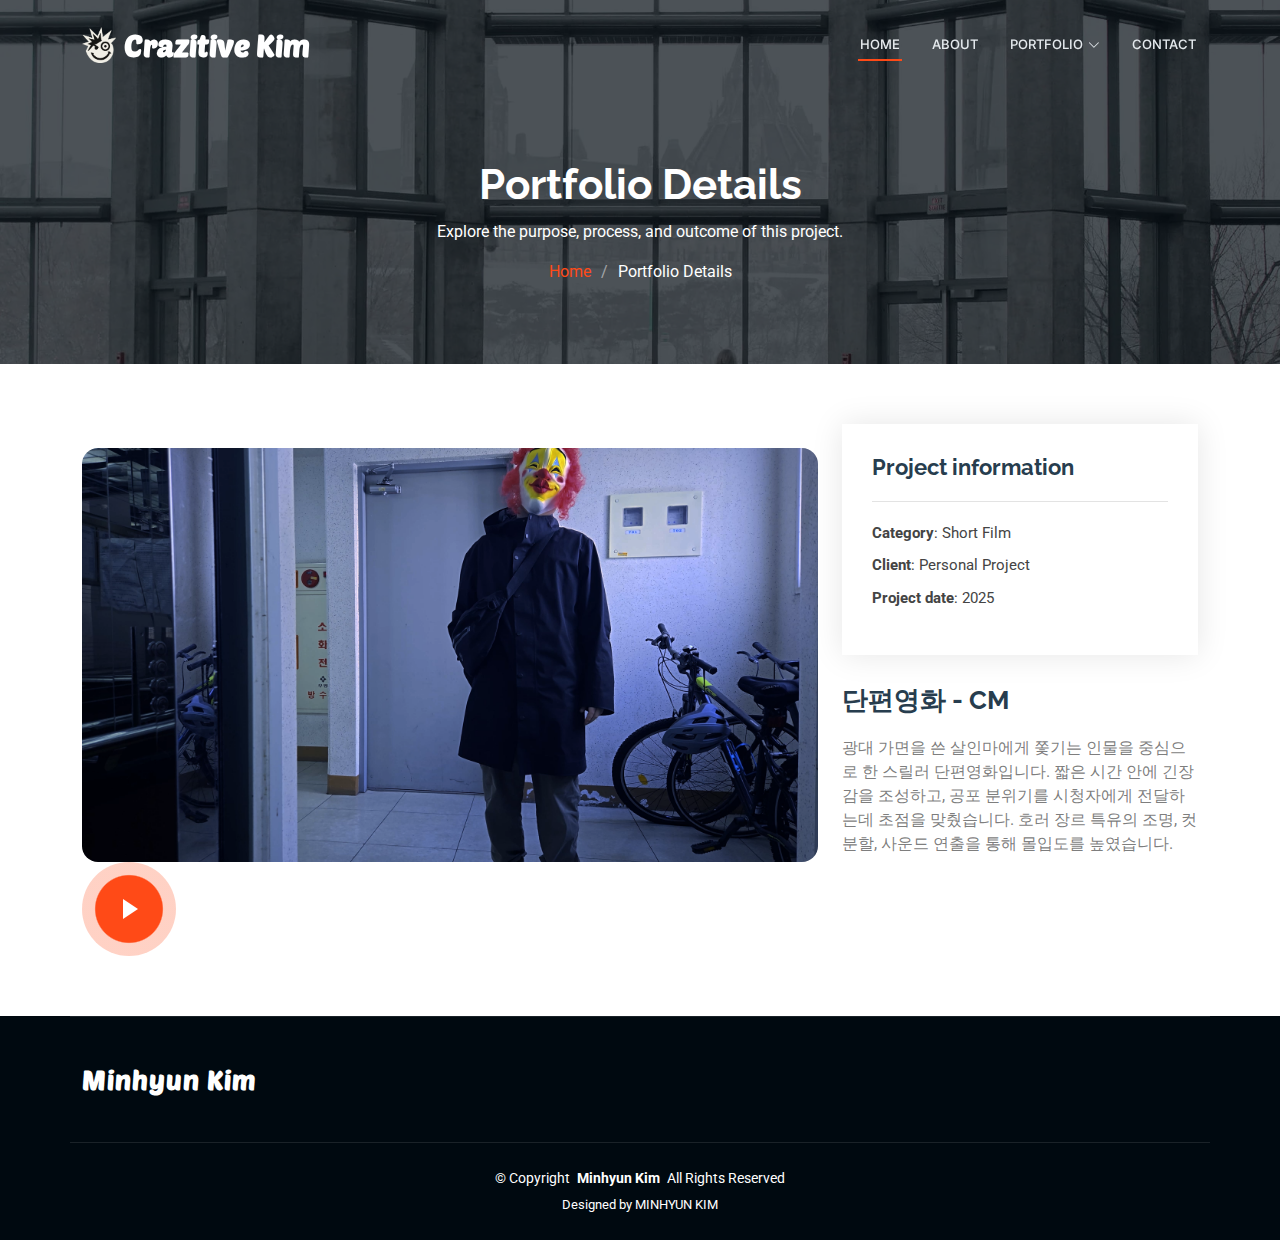
<file: portfolio-details7.html>
<!DOCTYPE html>
<html lang="en">

<!DOCTYPE html>
<html lang="ko">

<head> 
  <meta charset="utf-8">
  <meta content="width=device-width, initial-scale=1.0" name="viewport">
  <title>김민현의 포트폴리오</title>
  <meta name="author" content="김민현">
  <meta name="description" content="안녕하세요, 디자인 영상 전문입니다.">
  <meta name="keywords" content="포트폴리오, html, css, js, 영상">
  <meta name="robots" content="noindex, nofollow"> 

  <!-- Favicons -->
  <link href="assets/img/favicon.png" rel="icon">
  <link href="assets/img/apple-touch-icon.png" rel="apple-touch-icon">

  <!-- Fonts -->
  <link href="https://fonts.googleapis.com" rel="preconnect">
  <link href="https://fonts.gstatic.com" rel="preconnect" crossorigin>
  <link href="https://fonts.googleapis.com/css2?family=Roboto:ital,wght@0,100;0,300;0,400;0,500;0,700;0,900;1,100;1,300;1,400;1,500;1,700;1,900&family=Raleway:ital,wght@0,100;0,200;0,300;0,400;0,500;0,600;0,700;0,800;0,900;1,100;1,200;1,300;1,400;1,500;1,600;1,700;1,800;1,900&family=Inter:wght@100;200;300;400;500;600;700;800;900&display=swap" rel="stylesheet">

  <!-- Vendor CSS Files -->
  <link href="assets/vendor/bootstrap/css/bootstrap.min.css" rel="stylesheet">
  <link href="assets/vendor/bootstrap-icons/bootstrap-icons.css" rel="stylesheet">
  <link href="assets/vendor/aos/aos.css" rel="stylesheet">
  <link href="assets/vendor/glightbox/css/glightbox.min.css" rel="stylesheet">
  <link href="assets/vendor/swiper/swiper-bundle.min.css" rel="stylesheet">

  <!-- Main CSS File -->
  <link href="assets/css/main.css" rel="stylesheet">


</head>

<body class="index-page">

  <header id="header" class="header d-flex align-items-center fixed-top">
    <div class="container-fluid container-xl position-relative d-flex align-items-center">

      <a href="index.html" class="logo d-flex align-items-center me-auto">
        <!-- Uncomment the line below if you also wish to use an image logo -->
        <img src="assets/img/상단아이콘2.png" alt="">
        <h1 class="sitename noto-kim">Crazitive Kim</h1>
      </a> 

      <nav id="navmenu" class="navmenu">
        <ul>
          <li><a href="index.html#hero" class="active">Home</a></li>
          <li><a href="index.html#about">About</a></li>

          

          <li class="dropdown"><a href="index.html#portfolio"><span>Portfolio</span> <i class="bi bi-chevron-down toggle-dropdown"></i></a>
            <ul>
              <li><a href="#">디 자 인</a></li>
              
              <li><a href="#">영 상</a></li>
            </ul>
          </li>
          <li><a href="index.html#contact">Contact</a></li>
        </ul>
        <i class="mobile-nav-toggle d-xl-none bi bi-view-list"></i>
      </nav>

      <!--<a class="cta-btn" href="index.html#about">Get Started</a>-->

    </div>
  </header>


  <main class="main">

    <!-- Page Title -->
    <div class="page-title dark-background" data-aos="fade" style="background-image: url(assets/img/page-title-bg.webp);">
      <div class="container position-relative">
        <h1>Portfolio Details</h1>
        <p>Explore the purpose, process, and outcome of this project.</p>
        <nav class="breadcrumbs">
          <ol>
            <li><a href="index.html">Home</a></li>
            <li class="current">Portfolio Details</li>
          </ol>
        </nav>
      </div>
    </div><!-- End Page Title -->

    <!-- Portfolio Details Section -->
    <section id="portfolio-details" class="portfolio-details section">

      <div class="container" data-aos="fade-up" data-aos-delay="100">

        <div class="row gy-4">

          <div class="col-lg-8">
            <div class="portfolio-details-slider swiper init-swiper">

              <script type="application/json" class="swiper-config">
                {
                  "loop": true,
                  "speed": 600,
                  "autoplay": {
                    "delay": 5000
                  },
                  "slidesPerView": "auto",
                  "pagination": {
                    "el": ".swiper-pagination",
                    "type": "bullets",
                    "clickable": true
                  }
                }
              </script>

              <div class="swiper-wrapper align-items-center">
                <div class="swiper-slide">
                                <div class="position-relative mt-4">
                <img src="assets/img/portfolio/나만의단편영화표지.png" class="img-fluid rounded-4" alt="">
                <a href="https://www.youtube.com/watch?v=JsE68aARXrM" alt="" class="glightbox pulsating-play-btn"></a>
              
              </div>
                </div>

                
              </div>
              <div class="swiper-pagination"></div>
            </div>
          </div>

          <div class="col-lg-4">
            <div class="portfolio-info" data-aos="fade-up" data-aos-delay="200">
              <h3>Project information</h3>
              <ul>
                <li><strong>Category</strong>: Short Film</li>
                <li><strong>Client</strong>: 	Personal Project</li>
                <li><strong>Project date</strong>: 2025</li>
                <!--<li><strong>Project URL</strong>: <a href="#">www.example.com</a></li> -->
              </ul>
            </div>
            <div class="portfolio-description" data-aos="fade-up" data-aos-delay="300">
              <h2>단편영화 - CM</h2>
              <p>
                광대 가면을 쓴 살인마에게 쫓기는 인물을 중심으로 한 스릴러 단편영화입니다. 짧은 시간 안에 긴장감을 조성하고, 공포 분위기를 시청자에게 전달하는데 초점을 맞췄습니다. 호러 장르 특유의 조명, 컷 분할, 사운드 연출을 통해 몰입도를 높였습니다.
              </p>
            </div>
          </div>

        </div>

      </div>

    </section><!-- /Portfolio Details Section -->

  </main>

   <footer id="footer" class="footer dark-background">

    <div class="container footer-top">
      <div class="row gy-4">
        <div class="col-lg-4 col-md-6 footer-about">
          <a href="index.html" class="logo d-flex align-items-center">
            <span class="sitename noto-kim">Minhyun Kim</span>
          </a>
          
        </div>





      </div>
    </div>

    <div class="container copyright text-center mt-4">
      <p>© <span>Copyright</span> <strong class="px-1 sitename">Minhyun Kim</strong> <span>All Rights Reserved</span></p>
      <div class="credits">
       
        Designed by MINHYUN KIM
      </div>
    </div>

  </footer>

  <!-- Scroll Top -->
  <a href="#" id="scroll-top" class="scroll-top d-flex align-items-center justify-content-center"><i class="bi bi-arrow-up-short"></i></a>

  <!-- Preloader -->
  <div id="preloader"></div>

  <!-- Vendor JS Files -->
  <script src="assets/vendor/bootstrap/js/bootstrap.bundle.min.js"></script>
  <script src="assets/vendor/php-email-form/validate.js"></script>
  <script src="assets/vendor/aos/aos.js"></script>
  <script src="assets/vendor/glightbox/js/glightbox.min.js"></script>
  <script src="assets/vendor/purecounter/purecounter_vanilla.js"></script>
  <script src="assets/vendor/swiper/swiper-bundle.min.js"></script>
  <script src="assets/vendor/imagesloaded/imagesloaded.pkgd.min.js"></script>
  <script src="assets/vendor/isotope-layout/isotope.pkgd.min.js"></script>

  <!-- Main JS File -->
  <script src="assets/js/main.js"></script>

 

</body>

</html>

</body>

</html>
</file>
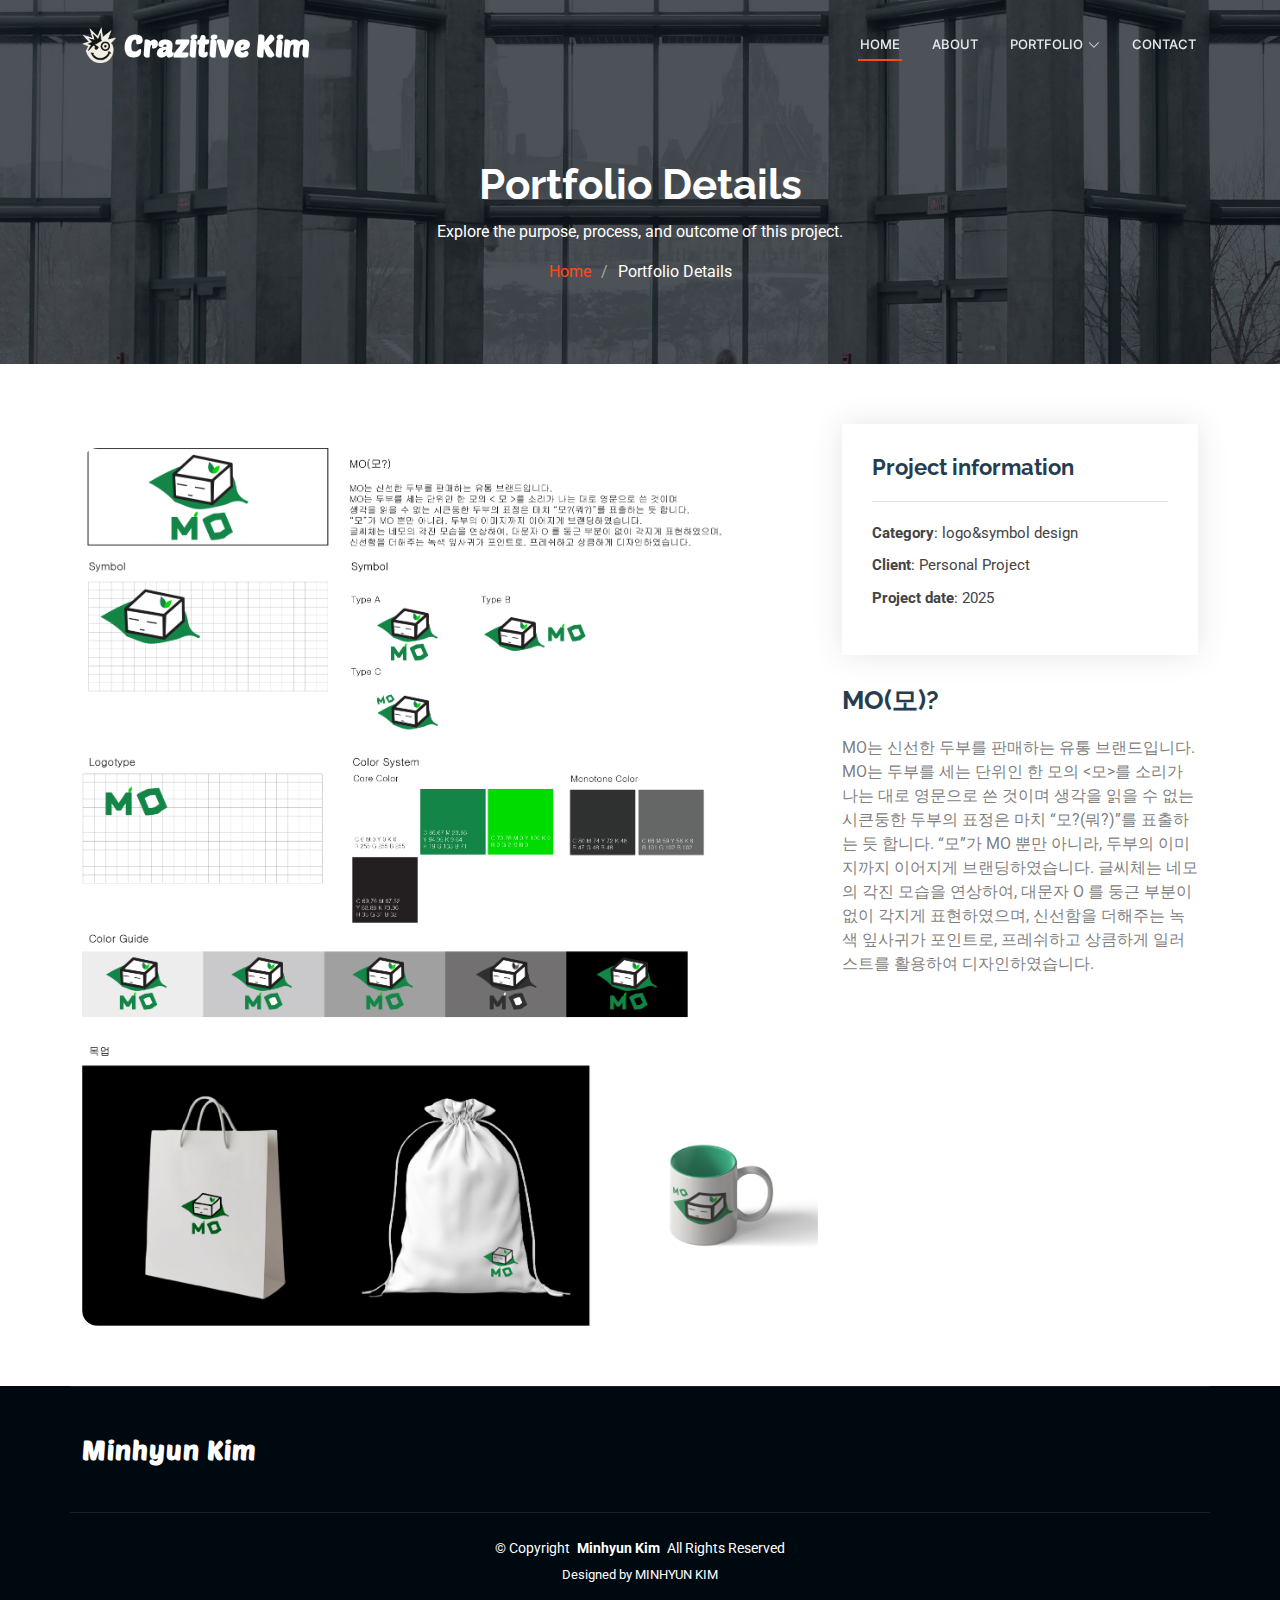
<file: portfolio-details8.html>
<!DOCTYPE html>
<html lang="en">

<!DOCTYPE html>
<html lang="ko">

<head> 
  <meta charset="utf-8">
  <meta content="width=device-width, initial-scale=1.0" name="viewport">
  <title>김민현의 포트폴리오</title>
  <meta name="author" content="김민현">
  <meta name="description" content="안녕하세요, 디자인 영상 전문입니다.">
  <meta name="keywords" content="포트폴리오, html, css, js, 영상">
  <meta name="robots" content="noindex, nofollow"> 

  <!-- Favicons -->
  <link href="assets/img/favicon.png" rel="icon">
  <link href="assets/img/apple-touch-icon.png" rel="apple-touch-icon">

  <!-- Fonts -->
  <link href="https://fonts.googleapis.com" rel="preconnect">
  <link href="https://fonts.gstatic.com" rel="preconnect" crossorigin>
  <link href="https://fonts.googleapis.com/css2?family=Roboto:ital,wght@0,100;0,300;0,400;0,500;0,700;0,900;1,100;1,300;1,400;1,500;1,700;1,900&family=Raleway:ital,wght@0,100;0,200;0,300;0,400;0,500;0,600;0,700;0,800;0,900;1,100;1,200;1,300;1,400;1,500;1,600;1,700;1,800;1,900&family=Inter:wght@100;200;300;400;500;600;700;800;900&display=swap" rel="stylesheet">

  <!-- Vendor CSS Files -->
  <link href="assets/vendor/bootstrap/css/bootstrap.min.css" rel="stylesheet">
  <link href="assets/vendor/bootstrap-icons/bootstrap-icons.css" rel="stylesheet">
  <link href="assets/vendor/aos/aos.css" rel="stylesheet">
  <link href="assets/vendor/glightbox/css/glightbox.min.css" rel="stylesheet">
  <link href="assets/vendor/swiper/swiper-bundle.min.css" rel="stylesheet">

  <!-- Main CSS File -->
  <link href="assets/css/main.css" rel="stylesheet">


</head>

<body class="index-page">

  <header id="header" class="header d-flex align-items-center fixed-top">
    <div class="container-fluid container-xl position-relative d-flex align-items-center">

      <a href="index.html" class="logo d-flex align-items-center me-auto">
        <!-- Uncomment the line below if you also wish to use an image logo -->
        <img src="assets/img/상단아이콘2.png" alt="">
        <h1 class="sitename noto-kim">Crazitive Kim</h1>
      </a> 

      <nav id="navmenu" class="navmenu">
        <ul>
          <li><a href="index.html#hero" class="active">Home</a></li>
          <li><a href="index.html#about">About</a></li>

          

          <li class="dropdown"><a href="index.html#portfolio"><span>Portfolio</span> <i class="bi bi-chevron-down toggle-dropdown"></i></a>
            <ul>
              <li><a href="#">디 자 인</a></li>
              
              <li><a href="#">영 상</a></li>
            </ul>
          </li>
          <li><a href="index.html#contact">Contact</a></li>
        </ul>
        <i class="mobile-nav-toggle d-xl-none bi bi-view-list"></i>
      </nav>

      <!--<a class="cta-btn" href="index.html#about">Get Started</a>-->

    </div>
  </header>


  <main class="main">

    <!-- Page Title -->
    <div class="page-title dark-background" data-aos="fade" style="background-image: url(assets/img/page-title-bg.webp);">
      <div class="container position-relative">
        <h1>Portfolio Details</h1>
        <p>Explore the purpose, process, and outcome of this project.</p>
        <nav class="breadcrumbs">
          <ol>
            <li><a href="index.html">Home</a></li>
            <li class="current">Portfolio Details</li>
          </ol>
        </nav>
      </div>
    </div><!-- End Page Title -->

    <!-- Portfolio Details Section -->
    <section id="portfolio-details" class="portfolio-details section">

      <div class="container" data-aos="fade-up" data-aos-delay="100">

        <div class="row gy-4">

          <div class="col-lg-8">
            <div class="portfolio-details-slider swiper init-swiper">

              <script type="application/json" class="swiper-config">
                {
                  "loop": true,
                  "speed": 600,
                  "autoplay": {
                    "delay": 5000
                  },
                  "slidesPerView": "auto",
                  "pagination": {
                    "el": ".swiper-pagination",
                    "type": "bullets",
                    "clickable": true
                  }
                }
              </script>

              <div class="swiper-wrapper align-items-center">
                <div class="swiper-slide">
                                <div class="position-relative mt-4">
                <img src="assets/img/portfolio/두부 로고&심볼 디자인1.png" class="img-fluid rounded-4" alt="">
              
              </div>
                </div>

                
              </div>
              <div class="swiper-pagination"></div>
            </div>
          </div>

          <div class="col-lg-4">
            <div class="portfolio-info" data-aos="fade-up" data-aos-delay="200">
              <h3>Project information</h3>
              <ul>
                <li><strong>Category</strong>: logo&symbol design</li>
                <li><strong>Client</strong>: 	Personal Project</li>
                <li><strong>Project date</strong>: 2025</li>
                <!--<li><strong>Project URL</strong>: <a href="#">www.example.com</a></li> -->
              </ul>
            </div>
            <div class="portfolio-description" data-aos="fade-up" data-aos-delay="300">
              <h2>MO(모)?</h2>
              <p>
                MO는 신선한 두부를 판매하는 유통 브랜드입니다.
MO는 두부를 세는 단위인 한 모의 <모>를 소리가 나는 대로 영문으로 쓴 것이며
생각을 읽을 수 없는 시큰둥한 두부의 표정은 마치 “모?(뭐?)”를 표출하는 듯 합니다.
“모”가 MO 뿐만 아니라, 두부의 이미지까지 이어지게 브랜딩하였습니다.
글씨체는 네모의 각진 모습을 연상하여, 대문자 O 를 둥근 부분이 없이 각지게 표현하였으며,
신선함을 더해주는 녹색 잎사귀가 포인트로, 프레쉬하고 상큼하게 일러스트를 활용하여 디자인하였습니다.
              </p>
            </div>
          </div>

        </div>

      </div>

    </section><!-- /Portfolio Details Section -->

  </main>

   <footer id="footer" class="footer dark-background">

    <div class="container footer-top">
      <div class="row gy-4">
        <div class="col-lg-4 col-md-6 footer-about">
          <a href="index.html" class="logo d-flex align-items-center">
            <span class="sitename noto-kim">Minhyun Kim</span>
          </a>
          
        </div>





      </div>
    </div>

    <div class="container copyright text-center mt-4">
      <p>© <span>Copyright</span> <strong class="px-1 sitename">Minhyun Kim</strong> <span>All Rights Reserved</span></p>
      <div class="credits">
       
        Designed by MINHYUN KIM
      </div>
    </div>

  </footer>

  <!-- Scroll Top -->
  <a href="#" id="scroll-top" class="scroll-top d-flex align-items-center justify-content-center"><i class="bi bi-arrow-up-short"></i></a>

  <!-- Preloader -->
  <div id="preloader"></div>

  <!-- Vendor JS Files -->
  <script src="assets/vendor/bootstrap/js/bootstrap.bundle.min.js"></script>
  <script src="assets/vendor/php-email-form/validate.js"></script>
  <script src="assets/vendor/aos/aos.js"></script>
  <script src="assets/vendor/glightbox/js/glightbox.min.js"></script>
  <script src="assets/vendor/purecounter/purecounter_vanilla.js"></script>
  <script src="assets/vendor/swiper/swiper-bundle.min.js"></script>
  <script src="assets/vendor/imagesloaded/imagesloaded.pkgd.min.js"></script>
  <script src="assets/vendor/isotope-layout/isotope.pkgd.min.js"></script>

  <!-- Main JS File -->
  <script src="assets/js/main.js"></script>

 

</body>

</html>

</body>

</html>
</file>
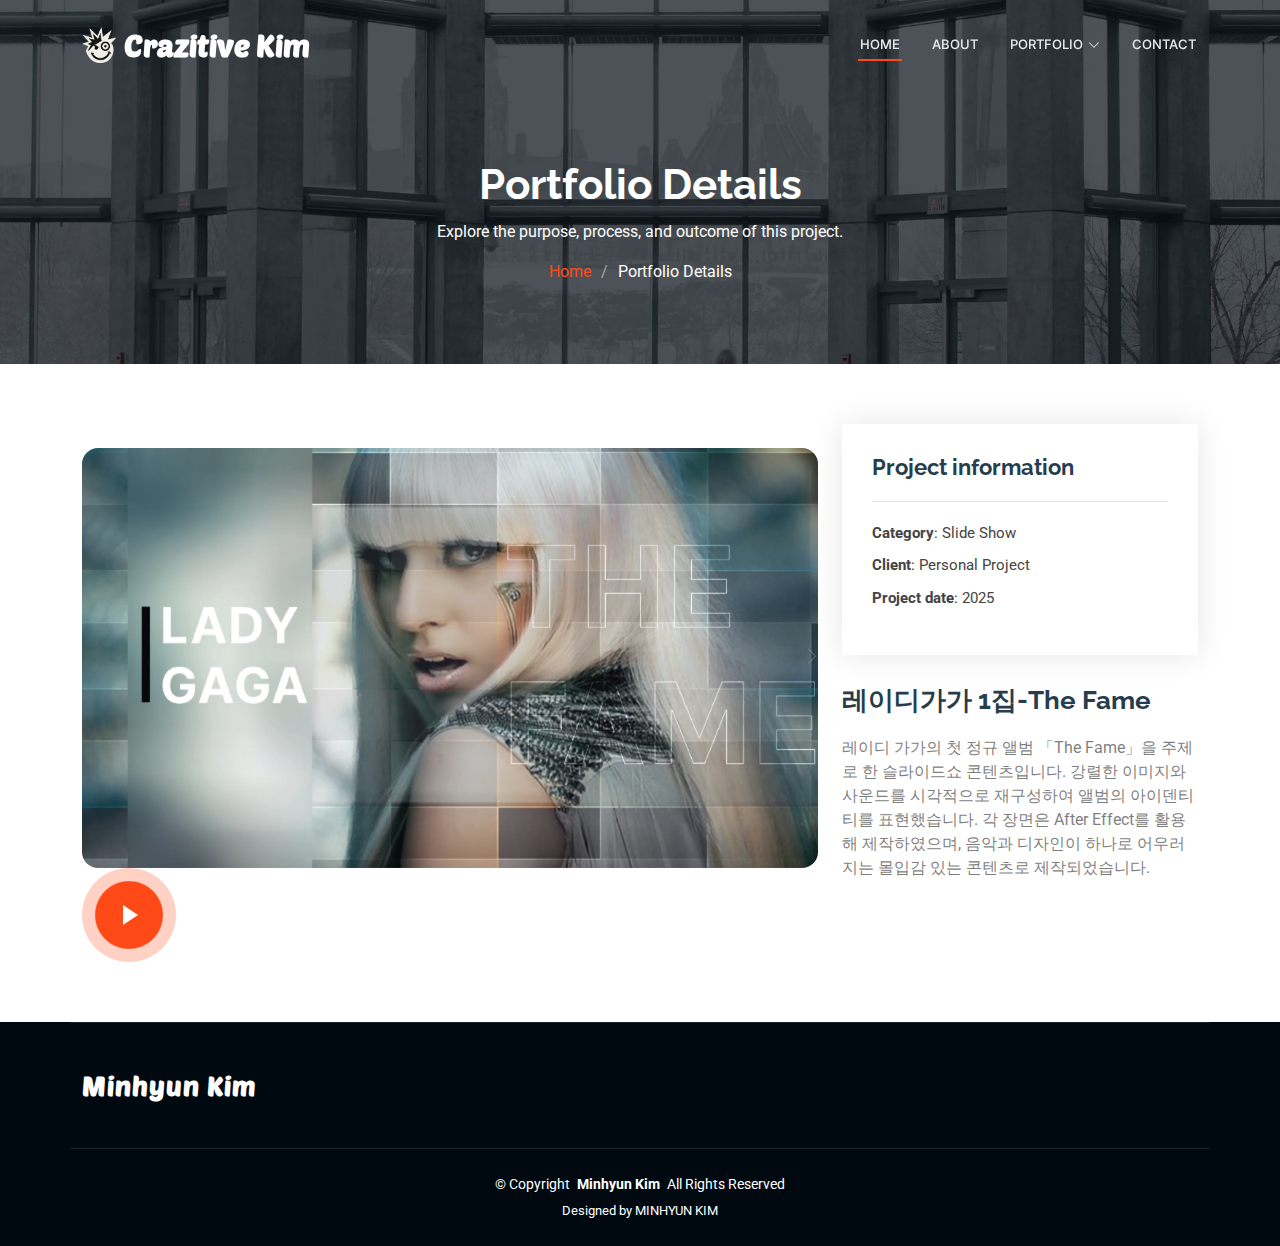
<file: portfolio-details9.html>
<!DOCTYPE html>
<html lang="en">

<!DOCTYPE html>
<html lang="ko">

<head> 
  <meta charset="utf-8">
  <meta content="width=device-width, initial-scale=1.0" name="viewport">
  <title>김민현의 포트폴리오</title>
  <meta name="author" content="김민현">
  <meta name="description" content="안녕하세요, 디자인 영상 전문입니다.">
  <meta name="keywords" content="포트폴리오, html, css, js, 영상">
  <meta name="robots" content="noindex, nofollow"> 

  <!-- Favicons -->
  <link href="assets/img/favicon.png" rel="icon">
  <link href="assets/img/apple-touch-icon.png" rel="apple-touch-icon">

  <!-- Fonts -->
  <link href="https://fonts.googleapis.com" rel="preconnect">
  <link href="https://fonts.gstatic.com" rel="preconnect" crossorigin>
  <link href="https://fonts.googleapis.com/css2?family=Roboto:ital,wght@0,100;0,300;0,400;0,500;0,700;0,900;1,100;1,300;1,400;1,500;1,700;1,900&family=Raleway:ital,wght@0,100;0,200;0,300;0,400;0,500;0,600;0,700;0,800;0,900;1,100;1,200;1,300;1,400;1,500;1,600;1,700;1,800;1,900&family=Inter:wght@100;200;300;400;500;600;700;800;900&display=swap" rel="stylesheet">

  <!-- Vendor CSS Files -->
  <link href="assets/vendor/bootstrap/css/bootstrap.min.css" rel="stylesheet">
  <link href="assets/vendor/bootstrap-icons/bootstrap-icons.css" rel="stylesheet">
  <link href="assets/vendor/aos/aos.css" rel="stylesheet">
  <link href="assets/vendor/glightbox/css/glightbox.min.css" rel="stylesheet">
  <link href="assets/vendor/swiper/swiper-bundle.min.css" rel="stylesheet">

  <!-- Main CSS File -->
  <link href="assets/css/main.css" rel="stylesheet">


</head>

<body class="index-page">

  <header id="header" class="header d-flex align-items-center fixed-top">
    <div class="container-fluid container-xl position-relative d-flex align-items-center">

      <a href="index.html" class="logo d-flex align-items-center me-auto">
        <!-- Uncomment the line below if you also wish to use an image logo -->
        <img src="assets/img/상단아이콘2.png" alt="">
        <h1 class="sitename noto-kim">Crazitive Kim</h1>
      </a> 

      <nav id="navmenu" class="navmenu">
        <ul>
          <li><a href="index.html#hero" class="active">Home</a></li>
          <li><a href="index.html#about">About</a></li>

          

          <li class="dropdown"><a href="index.html#portfolio"><span>Portfolio</span> <i class="bi bi-chevron-down toggle-dropdown"></i></a>
            <ul>
              <li><a href="#">디 자 인</a></li>
              
              <li><a href="#">영 상</a></li>
            </ul>
          </li>
          <li><a href="index.html#contact">Contact</a></li>
        </ul>
        <i class="mobile-nav-toggle d-xl-none bi bi-view-list"></i>
      </nav>

      <!--<a class="cta-btn" href="index.html#about">Get Started</a>-->

    </div>
  </header>


  <main class="main">

    <!-- Page Title -->
    <div class="page-title dark-background" data-aos="fade" style="background-image: url(assets/img/page-title-bg.webp);">
      <div class="container position-relative">
        <h1>Portfolio Details</h1>
        <p>Explore the purpose, process, and outcome of this project.</p>
        <nav class="breadcrumbs">
          <ol>
            <li><a href="index.html">Home</a></li>
            <li class="current">Portfolio Details</li>
          </ol>
        </nav>
      </div>
    </div><!-- End Page Title -->

    <!-- Portfolio Details Section -->
    <section id="portfolio-details" class="portfolio-details section">

      <div class="container" data-aos="fade-up" data-aos-delay="100">

        <div class="row gy-4">

          <div class="col-lg-8">
            <div class="portfolio-details-slider swiper init-swiper">

              <script type="application/json" class="swiper-config">
                {
                  "loop": true,
                  "speed": 600,
                  "autoplay": {
                    "delay": 5000
                  },
                  "slidesPerView": "auto",
                  "pagination": {
                    "el": ".swiper-pagination",
                    "type": "bullets",
                    "clickable": true
                  }
                }
              </script>

              <div class="swiper-wrapper align-items-center">
                <div class="swiper-slide">
                                <div class="position-relative mt-4">
                <img src="assets/img/슬라이드쇼표지.png" class="img-fluid rounded-4" alt="">
                <a href="assets/img/김민현-나만의 슬라이드쇼 제작3.mp4" alt="" class="glightbox pulsating-play-btn"></a>
              
              </div>
                </div>

                
              </div>
              <div class="swiper-pagination"></div>
            </div>
          </div>

          <div class="col-lg-4">
            <div class="portfolio-info" data-aos="fade-up" data-aos-delay="200">
              <h3>Project information</h3>
              <ul>
                <li><strong>Category</strong>: Slide Show</li>
                <li><strong>Client</strong>: 	Personal Project</li>
                <li><strong>Project date</strong>: 2025</li>
                <!--<li><strong>Project URL</strong>: <a href="#">www.example.com</a></li> -->
              </ul>
            </div>
            <div class="portfolio-description" data-aos="fade-up" data-aos-delay="300">
              <h2>레이디가가 1집-The Fame</h2>
              <p>
                레이디 가가의 첫 정규 앨범 「The Fame」을 주제로 한 슬라이드쇼 콘텐츠입니다.
강렬한 이미지와 사운드를 시각적으로 재구성하여 앨범의 아이덴티티를 표현했습니다.
각 장면은 After Effect를 활용해 제작하였으며,
음악과 디자인이 하나로 어우러지는 몰입감 있는 콘텐츠로 제작되었습니다.
              </p>
            </div>
          </div>

        </div>

      </div>

    </section><!-- /Portfolio Details Section -->

  </main>

   <footer id="footer" class="footer dark-background">

    <div class="container footer-top">
      <div class="row gy-4">
        <div class="col-lg-4 col-md-6 footer-about">
          <a href="index.html" class="logo d-flex align-items-center">
            <span class="sitename noto-kim">Minhyun Kim</span>
          </a>
          
        </div>





      </div>
    </div>

    <div class="container copyright text-center mt-4">
      <p>© <span>Copyright</span> <strong class="px-1 sitename">Minhyun Kim</strong> <span>All Rights Reserved</span></p>
      <div class="credits">
       
        Designed by MINHYUN KIM
      </div>
    </div>

  </footer>

  <!-- Scroll Top -->
  <a href="#" id="scroll-top" class="scroll-top d-flex align-items-center justify-content-center"><i class="bi bi-arrow-up-short"></i></a>

  <!-- Preloader -->
  <div id="preloader"></div>

  <!-- Vendor JS Files -->
  <script src="assets/vendor/bootstrap/js/bootstrap.bundle.min.js"></script>
  <script src="assets/vendor/php-email-form/validate.js"></script>
  <script src="assets/vendor/aos/aos.js"></script>
  <script src="assets/vendor/glightbox/js/glightbox.min.js"></script>
  <script src="assets/vendor/purecounter/purecounter_vanilla.js"></script>
  <script src="assets/vendor/swiper/swiper-bundle.min.js"></script>
  <script src="assets/vendor/imagesloaded/imagesloaded.pkgd.min.js"></script>
  <script src="assets/vendor/isotope-layout/isotope.pkgd.min.js"></script>

  <!-- Main JS File -->
  <script src="assets/js/main.js"></script>

 

</body>

</html>

</body>

</html>
</file>
<file: assets/css/main.css>
@import url('https://fonts.googleapis.com/css2?family=Poetsen+One&display=swap');
.noto-kim {
  font-family: "Poetsen One", sans-serif;
  font-weight: 400;
  font-style: normal;
}


:root {
  --default-font: "Roboto",  system-ui, -apple-system, "Segoe UI", Roboto, "Helvetica Neue", Arial, "Noto Sans", "Liberation Sans", sans-serif, "Apple Color Emoji", "Segoe UI Emoji", "Segoe UI Symbol", "Noto Color Emoji";
  --heading-font: "Raleway",  sans-serif;
  --heading-font-kim: "Poetsen One", sans-serif;
  --nav-font: "Inter",  sans-serif;
}

/* Global Colors - The following color variables are used throughout the website. Updating them here will change the color scheme of the entire website */
:root { 
  --background-color: #ffffff; /* Background color for the entire website, including individual sections */
  --default-color: #444444; /* Default color used for the majority of the text content across the entire website */
  --heading-color: #273d4e; /* Color for headings, subheadings and title throughout the website */
  --accent-color: #ff4a17; /* Accent color that represents your brand on the website. It's used for buttons, links, and other elements that need to stand out */
  --surface-color: #ffffff; /* The surface color is used as a background of boxed elements within sections, such as cards, icon boxes, or other elements that require a visual separation from the global background. */
  --contrast-color: #ffffff; /* Contrast color for text, ensuring readability against backgrounds of accent, heading, or default colors. */
}

/* Nav Menu Colors - The following color variables are used specifically for the navigation menu. They are separate from the global colors to allow for more customization options */
:root {
  --nav-color: #e5eaee;  /* The default color of the main navmenu links */
  --nav-hover-color: #ff4a17; /* Applied to main navmenu links when they are hovered over or active */
  --nav-mobile-background-color: #ffffff; /* Used as the background color for mobile navigation menu */
  --nav-dropdown-background-color: #ffffff; /* Used as the background color for dropdown items that appear when hovering over primary navigation items */
  --nav-dropdown-color: #444444; /* Used for navigation links of the dropdown items in the navigation menu. */
  --nav-dropdown-hover-color: #ff4a17; /* Similar to --nav-hover-color, this color is applied to dropdown navigation links when they are hovered over. */
}

/* Color Presets - These classes override global colors when applied to any section or element, providing reuse of the sam color scheme. */

.light-background {
  --background-color: #f1f4fa;
  --surface-color: #ffffff;
}

.dark-background {
  --background-color: #000910;
  --default-color: #ffffff;
  --heading-color: #ffffff;
  --surface-color: #28323a;
  --contrast-color: #ffffff;
}

/* Smooth scroll */
:root {
  scroll-behavior: smooth;
}

/*--------------------------------------------------------------
# General Styling & Shared Classes
--------------------------------------------------------------*/
body {
  color: var(--default-color);
  background-color: var(--background-color);
  font-family: var(--default-font);
}

a {
  color: var(--accent-color);
  text-decoration: none;
  transition: 0.3s;
}

a:hover {
  color: color-mix(in srgb, var(--accent-color), transparent 25%);
  text-decoration: none;
}

h1,
h2,
h3,
h4,
h5,
h6 {
  color: var(--heading-color);
  font-family: var(--heading-font);
}

/* PHP Email Form Messages
------------------------------*/
.php-email-form .error-message {
  display: none;
  background: #df1529;
  color: #ffffff;
  text-align: left;
  padding: 15px;
  margin-bottom: 24px;
  font-weight: 600;
}

.php-email-form .sent-message {
  display: none;
  color: #ffffff;
  background: #059652;
  text-align: center;
  padding: 15px;
  margin-bottom: 24px;
  font-weight: 600;
}

.php-email-form .loading {
  display: none;
  background: var(--surface-color);
  text-align: center;
  padding: 15px;
  margin-bottom: 24px;
}

.php-email-form .loading:before {
  content: "";
  display: inline-block;
  border-radius: 50%;
  width: 24px;
  height: 24px;
  margin: 0 10px -6px 0;
  border: 3px solid var(--accent-color);
  border-top-color: var(--surface-color);
  animation: php-email-form-loading 1s linear infinite;
}

@keyframes php-email-form-loading {
  0% {
    transform: rotate(0deg);
  }

  100% {
    transform: rotate(360deg);
  }
}

/* Pulsating Play Button
------------------------------*/
.pulsating-play-btn {
  width: 94px;
  height: 94px;
  background: radial-gradient(var(--accent-color) 50%, color-mix(in srgb, var(--accent-color), transparent 75%) 52%);
  border-radius: 50%;
  display: block;
  position: relative;
  overflow: hidden;
}

.pulsating-play-btn:before {
  content: "";
  position: absolute;
  width: 120px;
  height: 120px;
  animation-delay: 0s;
  animation: pulsate-play-btn 2s;
  animation-direction: forwards;
  animation-iteration-count: infinite;
  animation-timing-function: steps;
  opacity: 1;
  border-radius: 50%;
  border: 5px solid color-mix(in srgb, var(--accent-color), transparent 30%);
  top: -15%;
  left: -15%;
  background: rgba(198, 16, 0, 0);
}

.pulsating-play-btn:after {
  content: "";
  position: absolute;
  left: 50%;
  top: 50%;
  transform: translateX(-40%) translateY(-50%);
  width: 0;
  height: 0;
  border-top: 10px solid transparent;
  border-bottom: 10px solid transparent;
  border-left: 15px solid #fff;
  z-index: 100;
  transition: all 400ms cubic-bezier(0.55, 0.055, 0.675, 0.19);
}

.pulsating-play-btn:hover:before {
  content: "";
  position: absolute;
  left: 50%;
  top: 50%;
  transform: translateX(-40%) translateY(-50%);
  width: 0;
  height: 0;
  border: none;
  border-top: 10px solid transparent;
  border-bottom: 10px solid transparent;
  border-left: 15px solid #fff;
  z-index: 200;
  animation: none;
  border-radius: 0;
}

.pulsating-play-btn:hover:after {
  border-left: 15px solid var(--accent-color);
  transform: scale(20);
}

@keyframes pulsate-play-btn {
  0% {
    transform: scale(0.6, 0.6);
    opacity: 1;
  }

  100% {
    transform: scale(1, 1);
    opacity: 0;
  }
}

/*--------------------------------------------------------------
# Global Header
--------------------------------------------------------------*/
.header {
  --background-color: rgba(0, 0, 0, 0);
  --default-color: #ffffff;
  --heading-color: #ffffff;
  color: var(--default-color);
  background-color: var(--background-color);
  padding: 20px 0;
  transition: all 0.5s;
  z-index: 997;
}

.header .logo {
  line-height: 1;
}

.header .logo img {
  max-height: 36px;
  margin-right: 8px;
}

.header .logo h1 {
  font-size: 30px;
  margin: 0;
  font-weight: 700;
  color: var(--heading-color);
}

.header .cta-btn,
.header .cta-btn:focus {
  color: var(--contrast-color);
  font-size: 13px;
  padding: 7px 25px;
  margin: 0 0 0 30px;
  border-radius: 4px;
  transition: 0.3s;
  text-transform: uppercase;
  border: 2px solid var(--contrast-color);
}

.header .cta-btn:hover,
.header .cta-btn:focus:hover {
  color: var(--contrast-color);
  background: var(--accent-color);
  border-color: var(--accent-color);
}

@media (max-width: 1200px) {
  .header .logo {
    order: 1;
  }

  .header .cta-btn {
    order: 2;
    margin: 0 15px 0 0;
    padding: 6px 15px;
  }

  .header .navmenu {
    order: 3;
  }
}

.scrolled .header {
  box-shadow: 0px 0 18px rgba(0, 0, 0, 0.1);
}

/* Global Header on Scroll
------------------------------*/
.scrolled .header {
  --background-color: rgba(21, 34, 43, 0.85);
}

/*--------------------------------------------------------------
# Navigation Menu
--------------------------------------------------------------*/
/* Desktop Navigation */
@media (min-width: 1200px) {
  .navmenu {
    padding: 0;
  }

  .navmenu ul {
    margin: 0;
    padding: 0;
    display: flex;
    list-style: none;
    align-items: center;
  }

  .navmenu li {
    position: relative;
  }

  .navmenu>ul>li {
    white-space: nowrap;
    padding: 15px 14px;
  }

  .navmenu>ul>li:last-child {
    padding-right: 0;
  }

  .navmenu a,
  .navmenu a:focus {
    color: var(--nav-color);
    font-size: 13px;
    padding: 0 2px;
    font-family: var(--nav-font);
    font-weight: 500;
    display: flex;
    align-items: center;
    justify-content: space-between;
    white-space: nowrap;
    transition: 0.3s;
    position: relative;
    text-transform: uppercase;
  }

  .navmenu a i,
  .navmenu a:focus i {
    font-size: 12px;
    line-height: 0;
    margin-left: 5px;
    transition: 0.3s;
  }

  .navmenu>ul>li>a:before {
    content: "";
    position: absolute;
    height: 2px;
    bottom: -6px;
    left: 0;
    background-color: var(--nav-hover-color);
    visibility: hidden;
    width: 0px;
    transition: all 0.3s ease-in-out 0s;
  }

  .navmenu a:hover:before,
  .navmenu li:hover>a:before,
  .navmenu .active:before {
    visibility: visible;
    width: 100%;
  }

  .navmenu li:hover>a,
  .navmenu .active,
  .navmenu .active:focus {
    color: color-mix(in srgb, var(--nav-color) 90%, white 15%);
  }

  .navmenu .dropdown ul {
    margin: 0;
    padding: 10px 0;
    background: var(--nav-dropdown-background-color);
    display: block;
    position: absolute;
    visibility: hidden;
    left: 14px;
    top: 130%;
    opacity: 0;
    transition: 0.3s;
    border-radius: 4px;
    z-index: 99;
    box-shadow: 0px 0px 30px rgba(0, 0, 0, 0.1);
  }

  .navmenu .dropdown ul li {
    min-width: 200px;
  }

  .navmenu .dropdown ul a {
    padding: 10px 20px;
    font-size: 15px;
    text-transform: none;
    color: var(--nav-dropdown-color);
  }

  .navmenu .dropdown ul a i {
    font-size: 12px;
  }

  .navmenu .dropdown ul a:hover,
  .navmenu .dropdown ul .active:hover,
  .navmenu .dropdown ul li:hover>a {
    color: var(--nav-dropdown-hover-color);
  }

  .navmenu .dropdown:hover>ul {
    opacity: 1;
    top: 100%;
    visibility: visible;
  }

  .navmenu .dropdown .dropdown ul {
    top: 0;
    left: -90%;
    visibility: hidden;
  }

  .navmenu .dropdown .dropdown:hover>ul {
    opacity: 1;
    top: 0;
    left: -100%;
    visibility: visible;
  }
}

/* Mobile Navigation */
@media (max-width: 1199px) {
  .mobile-nav-toggle {
    color: var(--nav-color);
    font-size: 28px;
    line-height: 0;
    margin-right: 10px;
    cursor: pointer;
    transition: color 0.3s;
  }

  .navmenu {
    padding: 0;
    z-index: 9997;
  }

  .navmenu ul {
    display: none;
    list-style: none;
    position: absolute;
    inset: 60px 20px 20px 20px;
    padding: 10px 0;
    margin: 0;
    border-radius: 6px;
    background-color: var(--nav-mobile-background-color);
    border: 1px solid color-mix(in srgb, var(--default-color), transparent 90%);
    box-shadow: none;
    overflow-y: auto;
    transition: 0.3s;
    z-index: 9998;
  }

  .navmenu a,
  .navmenu a:focus {
    color: var(--nav-dropdown-color);
    padding: 10px 20px;
    font-family: var(--nav-font);
    font-size: 17px;
    font-weight: 500;
    display: flex;
    align-items: center;
    justify-content: space-between;
    white-space: nowrap;
    transition: 0.3s;
  }

  .navmenu a i,
  .navmenu a:focus i {
    font-size: 12px;
    line-height: 0;
    margin-left: 5px;
    width: 30px;
    height: 30px;
    display: flex;
    align-items: center;
    justify-content: center;
    border-radius: 50%;
    transition: 0.3s;
    background-color: color-mix(in srgb, var(--accent-color), transparent 90%);
  }

  .navmenu a i:hover,
  .navmenu a:focus i:hover {
    background-color: var(--accent-color);
    color: var(--contrast-color);
  }

  .navmenu a:hover,
  .navmenu .active,
  .navmenu .active:focus {
    color: var(--nav-dropdown-hover-color);
  }

  .navmenu .active i,
  .navmenu .active:focus i {
    background-color: var(--accent-color);
    color: var(--contrast-color);
    transform: rotate(180deg);
  }

  .navmenu .dropdown ul {
    position: static;
    display: none;
    z-index: 99;
    padding: 10px 0;
    margin: 10px 20px;
    background-color: var(--nav-dropdown-background-color);
    transition: all 0.5s ease-in-out;
  }

  .navmenu .dropdown ul ul {
    background-color: rgba(33, 37, 41, 0.1);
  }

  .navmenu .dropdown>.dropdown-active {
    display: block;
    background-color: rgba(33, 37, 41, 0.03);
  }

  .mobile-nav-active {
    overflow: hidden;
  }

  .mobile-nav-active .mobile-nav-toggle {
    color: #fff;
    position: absolute;
    font-size: 32px;
    top: 15px;
    right: 15px;
    margin-right: 0;
    z-index: 9999;
  }

  .mobile-nav-active .navmenu {
    position: fixed;
    overflow: hidden;
    inset: 0;
    background: rgba(33, 37, 41, 0.8);
    transition: 0.3s;
  }

  .mobile-nav-active .navmenu>ul {
    display: block;
  }
}

/*--------------------------------------------------------------
# Global Footer
--------------------------------------------------------------*/
.footer {
  color: var(--default-color);
  background-color: var(--background-color);
  font-size: 14px;
  position: relative;
}

.footer .footer-top {
  padding-top: 50px;
  border-top: 1px solid color-mix(in srgb, var(--default-color), transparent 90%);
}

.footer .footer-about .logo {
  line-height: 1;
  margin-bottom: 25px;
}

.footer .footer-about .logo img {
  max-height: 40px;
  margin-right: 6px;
}

.footer .footer-about .logo span {
  font-size: 26px;
  font-weight: 700;
  letter-spacing: 1px;
  font-family: var(--heading-font-kim);
  color: var(--heading-color);
}

.footer .footer-about p {
  font-size: 14px;
  font-family: var(--heading-font);
}

.footer .social-links a {
  display: flex;
  align-items: center;
  justify-content: center;
  width: 40px;
  height: 40px;
  border-radius: 50%;
  border: 1px solid color-mix(in srgb, var(--default-color), transparent 50%);
  font-size: 16px;
  color: color-mix(in srgb, var(--default-color), transparent 30%);
  margin-right: 10px;
  transition: 0.3s;
}

.footer .social-links a:hover {
  color: var(--accent-color);
  border-color: var(--accent-color);
}

.footer h4 {
  font-size: 16px;
  font-weight: bold;
  position: relative;
  padding-bottom: 12px;
}

.footer .footer-links {
  margin-bottom: 30px;
}

.footer .footer-links ul {
  list-style: none;
  padding: 0;
  margin: 0;
}

.footer .footer-links ul i {
  padding-right: 3px;
  font-size: 13px;
  line-height: 0;
  color: var(--accent-color);
}

.footer .footer-links ul li {
  padding: 10px 0;
  display: flex;
  align-items: center;
}

.footer .footer-links ul li:first-child {
  padding-top: 0;
}

.footer .footer-links ul a {
  color: color-mix(in srgb, var(--default-color), transparent 30%);
  display: inline-block;
  line-height: 1;
}

.footer .footer-links ul a:hover {
  color: var(--accent-color);
}

.footer .footer-contact p {
  margin-bottom: 5px;
}

.footer .footer-newsletter .newsletter-form {
  margin-top: 30px;
  margin-bottom: 15px;
  padding: 6px 8px;
  position: relative;
  border-radius: 4px;
  border: 1px solid color-mix(in srgb, var(--default-color), transparent 80%);
  display: flex;
  background-color: var(--background-color);
  transition: 0.3s;
}

.footer .footer-newsletter .newsletter-form:focus-within {
  border-color: var(--accent-color);
}

.footer .footer-newsletter .newsletter-form input[type=email] {
  border: 0;
  padding: 4px;
  width: 100%;
  background-color: var(--background-color);
  color: var(--default-color);
}

.footer .footer-newsletter .newsletter-form input[type=email]:focus-visible {
  outline: none;
}

.footer .footer-newsletter .newsletter-form input[type=submit] {
  border: 0;
  font-size: 16px;
  padding: 0 20px;
  margin: -7px -8px -7px 0;
  background: var(--accent-color);
  color: var(--contrast-color);
  transition: 0.3s;
  border-radius: 0 4px 4px 0;
}

.footer .footer-newsletter .newsletter-form input[type=submit]:hover {
  background: color-mix(in srgb, var(--accent-color), transparent 20%);
}

.footer .copyright {
  padding: 25px 0;
  border-top: 1px solid color-mix(in srgb, var(--default-color), transparent 90%);
}

.footer .copyright p {
  margin-bottom: 0;
}

.footer .credits {
  margin-top: 6px;
  font-size: 13px;
}

/*--------------------------------------------------------------
# Preloader
--------------------------------------------------------------*/
#preloader {
  position: fixed;
  inset: 0;
  z-index: 999999;
  overflow: hidden;
  background: var(--background-color);
  transition: all 0.6s ease-out;
}

#preloader:before {
  content: "";
  position: fixed;
  top: calc(50% - 30px);
  left: calc(50% - 30px);
  border: 6px solid #ffffff;
  border-color: var(--accent-color) transparent var(--accent-color) transparent;
  border-radius: 50%;
  width: 60px;
  height: 60px;
  animation: animate-preloader 1.5s linear infinite;
}

@keyframes animate-preloader {
  0% {
    transform: rotate(0deg);
  }

  100% {
    transform: rotate(360deg);
  }
}

/*--------------------------------------------------------------
# Scroll Top Button
--------------------------------------------------------------*/
.scroll-top {
  position: fixed;
  visibility: hidden;
  opacity: 0;
  right: 15px;
  bottom: 15px;
  z-index: 99999;
  background-color: var(--accent-color);
  width: 40px;
  height: 40px;
  border-radius: 4px;
  transition: all 0.4s;
}

.scroll-top i {
  font-size: 24px;
  color: var(--contrast-color);
  line-height: 0;
}

.scroll-top:hover {
  background-color: color-mix(in srgb, var(--accent-color), transparent 20%);
  color: var(--contrast-color);
}

.scroll-top.active {
  visibility: visible;
  opacity: 1;
}

/*--------------------------------------------------------------
# Disable aos animation delay on mobile devices
--------------------------------------------------------------*/
@media screen and (max-width: 768px) {
  [data-aos-delay] {
    transition-delay: 0 !important;
  }
}

/*--------------------------------------------------------------
# Global Page Titles & Breadcrumbs
--------------------------------------------------------------*/
.page-title {
  color: var(--default-color);
  background-color: var(--background-color);
  background-size: cover;
  background-position: center;
  background-repeat: no-repeat;
  padding: 160px 0 80px 0;
  text-align: center;
  position: relative;
}

.page-title:before {
  content: "";
  background: color-mix(in srgb, var(--background-color), transparent 30%);
  position: absolute;
  inset: 0;
}

.page-title h1 {
  font-size: 42px;
  font-weight: 700;
  margin-bottom: 10px;
}

.page-title .breadcrumbs ol {
  display: flex;
  flex-wrap: wrap;
  list-style: none;
  justify-content: center;
  padding: 0;
  margin: 0;
  font-size: 16px;
  font-weight: 400;
}

.page-title .breadcrumbs ol li+li {
  padding-left: 10px;
}

.page-title .breadcrumbs ol li+li::before {
  content: "/";
  display: inline-block;
  padding-right: 10px;
  color: color-mix(in srgb, var(--default-color), transparent 50%);
}

/*--------------------------------------------------------------
# Global Sections
--------------------------------------------------------------*/
section,
.section {
  color: var(--default-color);
  background-color: var(--background-color);
  padding: 60px 0;
  scroll-margin-top: 90px;
  overflow: clip;
}

@media (max-width: 1199px) {

  section,
  .section {
    scroll-margin-top: 76px;
  }
}

/*--------------------------------------------------------------
# Global Section Titles
--------------------------------------------------------------*/
.section-title {
  padding-bottom: 60px;
  position: relative;
}

.section-title h2 {
  font-size: 14px;
  font-weight: 500;
  padding: 0;
  line-height: 1px;
  margin: 0;
  letter-spacing: 1.5px;
  text-transform: uppercase;
  color: color-mix(in srgb, var(--default-color), transparent 50%);
  position: relative;
}

.section-title h2::after {
  content: "";
  width: 120px;
  height: 1px;
  display: inline-block;
  background: var(--accent-color);
  margin: 4px 10px;
}

.section-title p {
  color: var(--heading-color);
  margin: 0;
  font-size: 36px;
  font-weight: 800;
  text-transform: uppercase;
  font-family: var(--heading-font);
}

@media (max-width: 768px) {
  .section-title p {
    font-size: 24px;
  }
}

/*--------------------------------------------------------------
# Hero Section
--------------------------------------------------------------*/
.hero {
  width: 100%;
  min-height: 100vh;
  position: relative;
  padding: 80px 0;
  display: flex;
  align-items: center;
  justify-content: center;
}

.hero img {
  position: absolute;
  inset: 0;
  display: block;
  width: 100%;
  height: 100%;
  object-fit: cover;
  z-index: 1;
}

.hero:before {
  content: "";
  background: color-mix(in srgb, var(--background-color), transparent 30%);
  position: absolute;
  inset: 0;
  z-index: 2;
}

.hero .container {
  position: relative;
  z-index: 3;
}

.hero h2 {
  margin: 0;
  font-size: 48px;
  font-weight: 700;
  text-transform: uppercase;
}

.hero p {
  color: color-mix(in srgb, var(--default-color), transparent 20%);
  margin: 10px 0 0 0;
  font-size: 24px;
}

.hero .btn-get-started {
  background: var(--accent-color);
  color: var(--contrast-color);
  font-weight: 400;
  font-size: 14px;
  letter-spacing: 1px;
  display: inline-block;
  padding: 10px 30px;
  border-radius: 4px;
  transition: 0.3s;
  text-transform: uppercase;
}

.hero .btn-get-started:hover {
  background: color-mix(in srgb, var(--accent-color), transparent 20%);
}

.hero .btn-watch-video {
  font-size: 16px;
  transition: 0.5s;
  margin-left: 25px;
  font-weight: 400;
  color: var(--default-color);
}

.hero .btn-watch-video i {
  color: var(--accent-color);
  font-size: 32px;
  transition: 0.3s;
  line-height: 0;
  margin-right: 8px;
}

.hero .btn-watch-video:hover {
  color: var(--accent-color);
}

.hero .btn-watch-video:hover i {
  color: color-mix(in srgb, var(--accent-color), transparent 20%);
}

@media (max-width: 768px) {
  .hero h2 {
    font-size: 32px;
  }

  .hero p {
    font-size: 18px;
  }
}

/*--------------------------------------------------------------
# About Section
--------------------------------------------------------------*/
.about h3 {
  font-weight: 700;
  font-size: 28px;
  margin-bottom: 20px;
}

.about .fst-italic {
  color: color-mix(in srgb, var(--default-color), var(--contrast-color) 50%);
}

.about .content ul {
  list-style: none;
  padding: 0;
}

.about .content ul li {
  padding: 0 0 10px 30px;
  position: relative;
}

.about .content ul i {
  position: absolute;
  font-size: 20px;
  left: 0;
  top: -3px;
  color: var(--accent-color);
}

.about .content p:last-child {
  margin-bottom: 0;
}

.about .pulsating-play-btn {
  position: absolute;
  left: calc(50% - 47px);
  top: calc(50% - 47px);
}

/*--------------------------------------------------------------
# Stats Section
--------------------------------------------------------------*/
.stats .stats-item {
  background-color: var(--surface-color);
  box-shadow: 0px 0 30px rgba(0, 0, 0, 0.1);
  padding: 30px;
}

.stats .stats-item i {
  color: var(--accent-color);
  font-size: 42px;
  line-height: 0;
  margin-right: 20px;
}

.stats .stats-item span {
  color: var(--heading-color);
  font-size: 36px;
  display: block;
  font-weight: 600;
}

.stats .stats-item p {
  padding: 0;
  margin: 0;
  font-family: var(--heading-font);
  font-size: 16px;
}

/*--------------------------------------------------------------
# Services Section
--------------------------------------------------------------*/
.services .img {
  border-radius: 8px;
  overflow: hidden;
}

.services .img img {
  transition: 0.6s;
}

.services .details {
  background: color-mix(in srgb, var(--surface-color), transparent 5%);
  padding: 50px 30px;
  margin: -100px 30px 0 30px;
  transition: all ease-in-out 0.3s;
  position: relative;
  text-align: center;
  border-radius: 8px;
  box-shadow: 0px 0 25px rgba(0, 0, 0, 0.1);
}

.services .details .icon {
  margin: 0;
  width: 72px;
  height: 72px;
  background: var(--accent-color);
  color: var(--contrast-color);
  border: 6px solid var(--contrast-color);
  border-radius: 50px;
  display: flex;
  align-items: center;
  justify-content: center;
  margin-bottom: 20px;
  font-size: 28px;
  transition: ease-in-out 0.3s;
  position: absolute;
  top: -36px;
  left: calc(50% - 36px);
}

.services .details h3 {
  font-weight: 700;
  margin: 10px 0 15px 0;
  font-size: 22px;
  transition: ease-in-out 0.3s;
}

.services .details p {
  color: color-mix(in srgb, var(--default-color), transparent 10%);
  line-height: 24px;
  font-size: 14px;
  margin-bottom: 0;
}

.services .service-item:hover .details h3 {
  color: var(--accent-color);
}

.services .service-item:hover .details .icon {
  background: var(--surface-color);
  border: 2px solid var(--accent-color);
}

.services .service-item:hover .details .icon i {
  color: var(--accent-color);
}

.services .service-item:hover .img img {
  transform: scale(1.2);
}

/*--------------------------------------------------------------
# Clients Section
--------------------------------------------------------------*/
.clients {
  padding: 20px 0;
}

.clients .client-logo {
  display: flex;
  justify-content: center;
  align-items: center;
  overflow: hidden;
}

.clients .client-logo img {
  padding: 20px 40px;
  max-width: 90%;
  transition: 0.3s;
  opacity: 0.5;
  filter: grayscale(100);
}

.clients .client-logo img:hover {
  filter: none;
  opacity: 1;
}

@media (max-width: 640px) {
  .clients .client-logo img {
    padding: 20px;
  }
}

/*--------------------------------------------------------------
# Features Section
--------------------------------------------------------------*/
.features .nav-tabs {
  border: 0;
}

.features .nav-link {
  background-color: var(--surface-color);
  color: var(--heading-color);
  border: 1px solid color-mix(in srgb, var(--default-color), transparent 85%);
  padding: 15px 20px;
  transition: 0.3s;
  border-radius: 0;
  display: flex;
  align-items: center;
  justify-content: center;
  cursor: pointer;
  height: 100%;
}

.features .nav-link i {
  padding-right: 15px;
  font-size: 48px;
}

.features .nav-link h4 {
  font-size: 18px;
  font-weight: 600;
  margin: 0;
}

.features .nav-link:hover {
  color: var(--accent-color);
  border-color: var(--accent-color);
}

.features .nav-link.active {
  background: var(--accent-color);
  color: var(--contrast-color);
  border-color: var(--accent-color);
}

.features .nav-link.active h4 {
  color: var(--contrast-color);
}

@media (max-width: 768px) {
  .features .nav-link i {
    padding: 0;
    line-height: 1;
    font-size: 36px;
  }
}

@media (max-width: 575px) {
  .features .nav-link {
    padding: 15px;
  }

  .features .nav-link i {
    font-size: 24px;
  }
}

.features .tab-content {
  margin-top: 30px;
}

.features .tab-pane h3 {
  color: var(--heading-color);
  font-weight: 700;
  font-size: 26px;
}

.features .tab-pane ul {
  list-style: none;
  padding: 0;
}

.features .tab-pane ul li {
  padding-bottom: 10px;
}

.features .tab-pane ul i {
  font-size: 20px;
  padding-right: 4px;
  color: var(--accent-color);
}

.features .tab-pane p:last-child {
  margin-bottom: 0;
}

/*--------------------------------------------------------------
# Services 2 Section
--------------------------------------------------------------*/
.services-2 .service-item {
  background-color: var(--surface-color);
  padding: 30px;
  border: 1px solid color-mix(in srgb, var(--default-color), transparent 85%);
  transition: 0.3s;
}

.services-2 .service-item .icon {
  font-size: 36px;
  line-height: 0;
  margin-right: 30px;
  color: var(--accent-color);
}

.services-2 .service-item .title {
  font-weight: 700;
  margin-bottom: 15px;
  font-size: 20px;
}

.services-2 .service-item .title a {
  color: var(--heading-color);
}

.services-2 .service-item .description {
  line-height: 24px;
  font-size: 14px;
  margin: 0;
}

.services-2 .service-item:hover {
  border-color: var(--accent-color);
}

.services-2 .service-item:hover .title a {
  color: var(--accent-color);
}

/*--------------------------------------------------------------
# Testimonials Section
--------------------------------------------------------------*/
.testimonials {
  padding: 80px 0;
  position: relative;
}

.testimonials:before {
  content: "";
  background: color-mix(in srgb, var(--background-color), transparent 30%);
  position: absolute;
  inset: 0;
  z-index: 2;
}

.testimonials .testimonials-bg {
  position: absolute;
  inset: 0;
  display: block;
  width: 100%;
  height: 100%;
  object-fit: cover;
  z-index: 1;
}

.testimonials .container {
  position: relative;
  z-index: 3;
}

.testimonials .testimonials-carousel,
.testimonials .testimonials-slider {
  overflow: hidden;
}

.testimonials .testimonial-item {
  text-align: center;
}

.testimonials .testimonial-item .testimonial-img {
  width: 100px;
  border-radius: 50%;
  border: 6px solid color-mix(in srgb, var(--default-color), transparent 85%);
  margin: 0 auto;
}

.testimonials .testimonial-item h3 {
  font-size: 20px;
  font-weight: bold;
  margin: 10px 0 5px 0;
}

.testimonials .testimonial-item h4 {
  font-size: 14px;
  margin: 0 0 15px 0;
  color: color-mix(in srgb, var(--default-color), transparent 40%);
}

.testimonials .testimonial-item .stars {
  margin-bottom: 15px;
}

.testimonials .testimonial-item .stars i {
  color: #ffc107;
  margin: 0 1px;
}

.testimonials .testimonial-item .quote-icon-left,
.testimonials .testimonial-item .quote-icon-right {
  color: color-mix(in srgb, var(--default-color), transparent 40%);
  font-size: 26px;
  line-height: 0;
}

.testimonials .testimonial-item .quote-icon-left {
  display: inline-block;
  left: -5px;
  position: relative;
}

.testimonials .testimonial-item .quote-icon-right {
  display: inline-block;
  right: -5px;
  position: relative;
  top: 10px;
  transform: scale(-1, -1);
}

.testimonials .testimonial-item p {
  font-style: italic;
  margin: 0 auto 15px auto;
}

.testimonials .swiper-wrapper {
  height: auto;
}

.testimonials .swiper-pagination {
  margin-top: 20px;
  position: relative;
}

.testimonials .swiper-pagination .swiper-pagination-bullet {
  width: 12px;
  height: 12px;
  background-color: color-mix(in srgb, var(--default-color), transparent 50%);
  opacity: 0.5;
}

.testimonials .swiper-pagination .swiper-pagination-bullet-active {
  background-color: var(--default-color);
  opacity: 1;
}

@media (min-width: 992px) {
  .testimonials .testimonial-item p {
    width: 80%;
  }
}

/*--------------------------------------------------------------
# Portfolio Section
--------------------------------------------------------------*/
.portfolio .portfolio-filters {
  padding: 0;
  margin: 0 auto 20px auto;
  list-style: none;
  text-align: center;
}

.portfolio .portfolio-filters li {
  cursor: pointer;
  display: inline-block;
  padding: 0;
  font-size: 18px;
  font-weight: 500;
  margin: 0 10px;
  line-height: 1;
  margin-bottom: 5px;
  transition: all 0.3s ease-in-out;
}

.portfolio .portfolio-filters li:hover,
.portfolio .portfolio-filters li.filter-active {
  color: var(--accent-color);
}

.portfolio .portfolio-filters li:first-child {
  margin-left: 0;
}

.portfolio .portfolio-filters li:last-child {
  margin-right: 0;
}

@media (max-width: 575px) {
  .portfolio .portfolio-filters li {
    font-size: 14px;
    margin: 0 5px;
  }
}

.portfolio .portfolio-content {
  position: relative;
  overflow: hidden;
}

.portfolio .portfolio-content img {
  transition: 0.3s;
}

.portfolio .portfolio-content .portfolio-info {
  opacity: 0;
  position: absolute;
  inset: 0;
  z-index: 3;
  transition: all ease-in-out 0.3s;
  background: rgba(0, 0, 0, 0.6);
  padding: 15px;
}

.portfolio .portfolio-content .portfolio-info h4 {
  font-size: 14px;
  padding: 5px 10px;
  font-weight: 400;
  color: #ffffff;
  display: inline-block;
  background-color: var(--accent-color);
}

.portfolio .portfolio-content .portfolio-info p {
  position: absolute;
  bottom: 10px;
  text-align: center;
  display: inline-block;
  left: 0;
  right: 0;
  font-size: 16px;
  font-weight: 600;
  color: rgba(255, 255, 255, 0.8);
}

.portfolio .portfolio-content .portfolio-info .preview-link,
.portfolio .portfolio-content .portfolio-info .details-link {
  position: absolute;
  left: calc(50% - 60px);
  font-size: 26px;
  top: calc(50% - 14px);
  color: #fff;
  transition: 0.3s;
  line-height: 1.2;
}

.portfolio .portfolio-content .portfolio-info .preview-link:hover,
.portfolio .portfolio-content .portfolio-info .details-link:hover {
  color: var(--accent-color);
}

.portfolio .portfolio-content .portfolio-info .details-link {
  left: 50%;
  font-size: 34px;
  line-height: 0;
}

.portfolio .portfolio-content:hover .portfolio-info {
  opacity: 1;
}

.portfolio .portfolio-content:hover img {
  transform: scale(1.1);
}

/*--------------------------------------------------------------
# Team Section
--------------------------------------------------------------*/
.team .member {
  position: relative;
}

.team .member .pic {
  overflow: hidden;
  margin-bottom: 50px;
}

.team .member .member-info {
  background-color: var(--surface-color);
  color: color-mix(in srgb, var(--default-color), transparent 20%);
  box-shadow: 0px 2px 15px rgba(0, 0, 0, 0.1);
  position: absolute;
  bottom: -50px;
  left: 20px;
  right: 20px;
  padding: 20px 15px;
  overflow: hidden;
  transition: 0.5s;
}

.team .member h4 {
  font-weight: 700;
  margin-bottom: 10px;
  font-size: 16px;
  position: relative;
  padding-bottom: 10px;
}

.team .member h4::after {
  content: "";
  position: absolute;
  display: block;
  width: 50px;
  height: 1px;
  background: color-mix(in srgb, var(--default-color), transparent 60%);
  bottom: 0;
  left: 0;
}

.team .member span {
  font-style: italic;
  display: block;
  font-size: 13px;
}

.team .member .social {
  position: absolute;
  right: 15px;
  bottom: 15px;
}

.team .member .social a {
  transition: color 0.3s;
  color: color-mix(in srgb, var(--default-color), transparent 70%);
}

.team .member .social a:hover {
  color: var(--accent-color);
}

.team .member .social i {
  font-size: 16px;
  margin: 0 2px;
}

/*--------------------------------------------------------------
# Contact Section
--------------------------------------------------------------*/
.contact .info-item {
  background-color: var(--surface-color);
  box-shadow: 0px 0px 20px rgba(0, 0, 0, 0.1);
  padding: 24px 0 30px 0;
}

.contact .info-item i {
  font-size: 20px;
  color: var(--accent-color);
  width: 56px;
  height: 56px;
  font-size: 24px;
  display: flex;
  justify-content: center;
  align-items: center;
  border-radius: 4px;
  transition: all 0.3s ease-in-out;
  border-radius: 50%;
  border: 2px dotted color-mix(in srgb, var(--accent-color), transparent 40%);
}

.contact .info-item h3 {
  font-size: 20px;
  color: color-mix(in srgb, var(--default-color), transparent 20%);
  font-size: 18px;
  font-weight: 700;
  margin: 10px 0;
}

.contact .info-item p {
  padding: 0;
  margin-bottom: 0;
  font-size: 14px;
}

.contact .php-email-form {
  background-color: var(--surface-color);
  box-shadow: 0px 0px 20px rgba(0, 0, 0, 0.1);
  height: 100%;
  padding: 30px;
}

@media (max-width: 575px) {
  .contact .php-email-form {
    padding: 20px;
  }
}

.contact .php-email-form input[type=text],
.contact .php-email-form input[type=email],
.contact .php-email-form textarea {
  font-size: 14px;
  padding: 10px 15px;
  box-shadow: none;
  border-radius: 0;
  color: var(--default-color);
  background-color: var(--surface-color);
  border-color: color-mix(in srgb, var(--default-color), transparent 80%);
}

.contact .php-email-form input[type=text]:focus,
.contact .php-email-form input[type=email]:focus,
.contact .php-email-form textarea:focus {
  border-color: var(--accent-color);
}

.contact .php-email-form input[type=text]::placeholder,
.contact .php-email-form input[type=email]::placeholder,
.contact .php-email-form textarea::placeholder {
  color: color-mix(in srgb, var(--default-color), transparent 70%);
}

.contact .php-email-form button[type=submit] {
  color: var(--contrast-color);
  background: var(--accent-color);
  border: 0;
  padding: 10px 30px;
  transition: 0.4s;
  border-radius: 50px;
}

.contact .php-email-form button[type=reset] {
  color: var(--contrast-color);
  background: var(--accent-color);
  border: 0;
  padding: 10px 30px;
  transition: 0.4s;
  border-radius: 50px;
}

.contact .php-email-form button[type=submit]:hover {
  background: color-mix(in srgb, var(--accent-color), transparent 20%);
}

.contact .php-email-form button[type=reset]:hover {
  background: color-mix(in srgb, var(--accent-color), transparent 20%);
}

/*--------------------------------------------------------------
# Portfolio Details Section
--------------------------------------------------------------*/
.portfolio-details .portfolio-details-slider img {
  width: 100%;
}

.portfolio-details .portfolio-details-slider .swiper-pagination {
  margin-top: 20px;
  position: relative;
}

.portfolio-details .portfolio-details-slider .swiper-pagination .swiper-pagination-bullet {
  width: 12px;
  height: 12px;
  background-color: color-mix(in srgb, var(--default-color), transparent 85%);
  opacity: 1;
}

.portfolio-details .portfolio-details-slider .swiper-pagination .swiper-pagination-bullet-active {
  background-color: var(--accent-color);
}

.portfolio-details .portfolio-info {
  background-color: var(--surface-color);
  padding: 30px;
  box-shadow: 0px 0 30px rgba(0, 0, 0, 0.1);
}

.portfolio-details .portfolio-info h3 {
  font-size: 22px;
  font-weight: 700;
  margin-bottom: 20px;
  padding-bottom: 20px;
  border-bottom: 1px solid color-mix(in srgb, var(--default-color), transparent 85%);
}

.portfolio-details .portfolio-info ul {
  list-style: none;
  padding: 0;
  font-size: 15px;
}

.portfolio-details .portfolio-info ul li+li {
  margin-top: 10px;
}

.portfolio-details .portfolio-description {
  padding-top: 30px;
}

.portfolio-details .portfolio-description h2 {
  font-size: 26px;
  font-weight: 700;
  margin-bottom: 20px;
}

.portfolio-details .portfolio-description p {
  padding: 0;
  color: color-mix(in srgb, var(--default-color), transparent 30%);
}

/*--------------------------------------------------------------
# Service Details Section
--------------------------------------------------------------*/
.service-details .services-list {
  background-color: var(--surface-color);
  padding: 10px 30px;
  border: 1px solid color-mix(in srgb, var(--default-color), transparent 90%);
  margin-bottom: 20px;
}

.service-details .services-list a {
  display: block;
  line-height: 1;
  padding: 8px 0 8px 15px;
  border-left: 3px solid color-mix(in srgb, var(--default-color), transparent 70%);
  margin: 20px 0;
  color: color-mix(in srgb, var(--default-color), transparent 20%);
  transition: 0.3s;
}

.service-details .services-list a.active {
  color: var(--heading-color);
  font-weight: 700;
  border-color: var(--accent-color);
}

.service-details .services-list a:hover {
  border-color: var(--accent-color);
}

.service-details .services-img {
  margin-bottom: 20px;
}

.service-details h3 {
  font-size: 26px;
  font-weight: 700;
}

.service-details h4 {
  font-size: 20px;
  font-weight: 700;
}

.service-details p {
  font-size: 15px;
}

.service-details ul {
  list-style: none;
  padding: 0;
  font-size: 15px;
}

.service-details ul li {
  padding: 5px 0;
  display: flex;
  align-items: center;
}

.service-details ul i {
  font-size: 20px;
  margin-right: 8px;
  color: var(--accent-color);
}

/*--------------------------------------------------------------
# Starter Section Section
--------------------------------------------------------------*/
.starter-section {
  /* Add your styles here */
}


/*tabs section */
.tabs {
  overflow: hidden;
}
.tabs .nav-tabs {
  border: 0;
}

#tabs .nav-link {
  border: 0;
  padding: 12px 5px 12px 0;
  transition: 0.3s;
  color: var(--default-color);
  border-radius: 0;
  border-right: 2px solid color-mix(in srgb,var(--default-color),transparent 90%) ;
  font-weight: 600;
  font-size: 15px;

}
#tabs .nav-link:hover {
  color: var(--accent-color);
}
#tabs .nav-link.active {
  color: var(--accent-color);
  border-color: var(--accent-color);
  background-color: var(--background-color);
}

#tabs .details h3 {
  font-size: 50px;
  font-weight: 600;
  margin-bottom: 20px;
}
#tabs .details p {
  color: color-mix(in srgb,var(--default-color), transparent 20%);
}

#tabs .details p:last-child {
  margin-bottom: 0;
}

@media (max-width : 992px) {
  #tabs .nav-link {
    border: 0;
    padding: 15px;
  }
  #tabs .nav-link.active {
    color: var(--background-color);
    background: var(--accent-color);
  }
}
</file>
